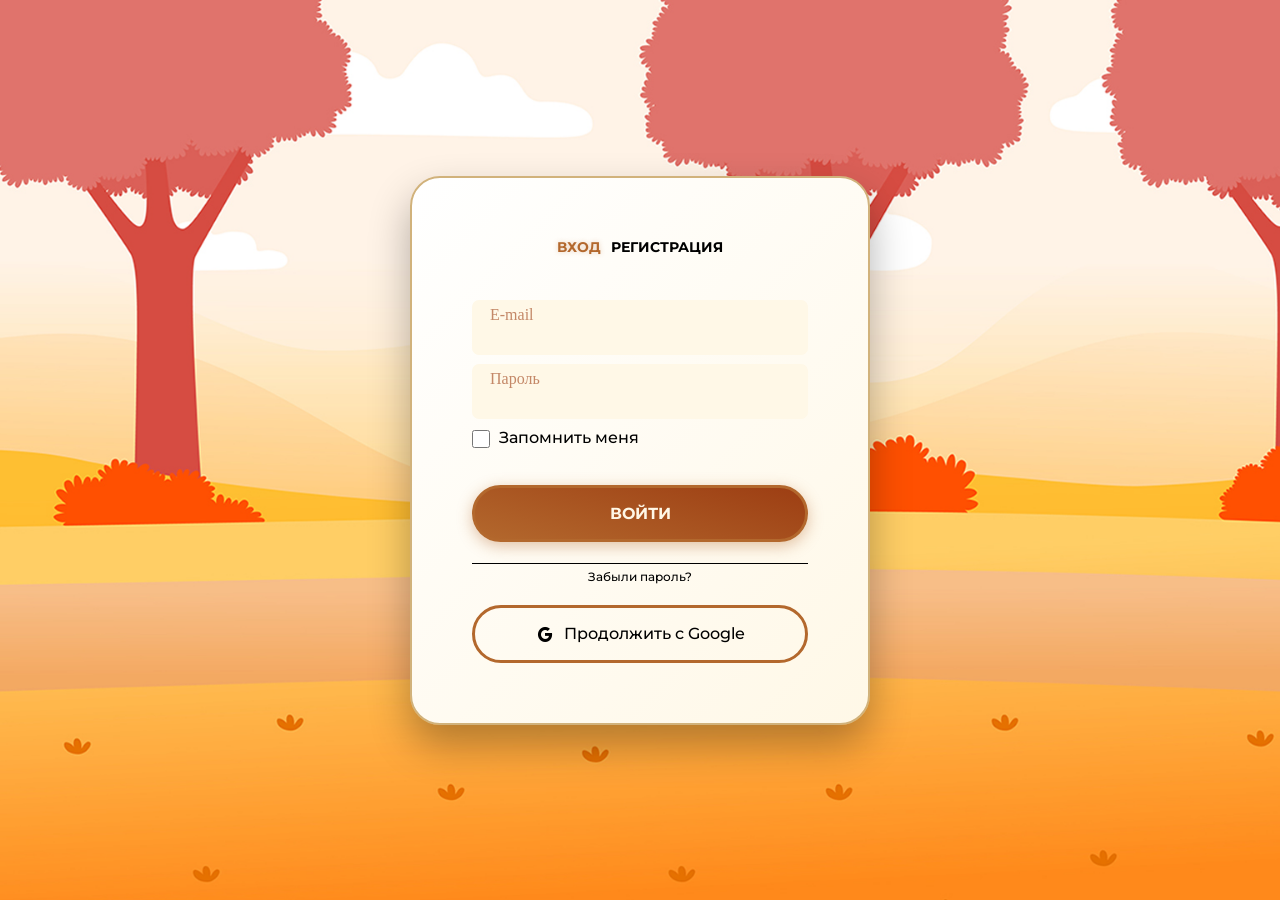
<file: login.html>
<!DOCTYPE html>
<html lang="ru">
<head>
    <meta charset="UTF-8">
    <meta name="viewport" content="width=device-width, initial-scale=1.0, viewport-fit=cover">

    <!-- Для iOS -->
    <meta name="apple-mobile-web-app-capable" content="yes">
    <meta name="apple-mobile-web-app-status-bar-style" content="black-translucent">
    
    <!-- Для Android -->
    <meta name="theme-color" content="#6C3B1A" media="(prefers-color-scheme: light)">
    <meta name="theme-color" content="#6C3B1A" media="(prefers-color-scheme: dark)">

    <title>Онлайн-интенсив по наращиванию ресниц</title>

    <!-- Favicon -->
    <link rel="icon" type="image/png" href="./images/icons/favicon-96x96.png" sizes="96x96" />
    <link rel="icon" type="image/svg+xml" href="./images/icons/favicon.svg" />
    <link rel="shortcut icon" href="./images/icons/favicon.ico" />
    <link rel="apple-touch-icon" sizes="180x180" href="./images/icons/apple-touch-icon.png" />
    <link rel="manifest" href="./images/icons/site.webmanifest" />

    <link href='https://unpkg.com/boxicons@2.1.4/css/boxicons.min.css' rel='stylesheet'>
    
    <link rel="stylesheet" href="css/style.css">
    <link rel="stylesheet" href="css/media.css">
</head>
<body>
    <form action="/submit" class="form" method="POST" novalidate>
        <div class="form__container">

            <div class="form__tabs">
                <a href="login.html" class="form__tab form__tab--active">Вход</a>
                <a href="registration.html" class="form__tab">Регистрация</a>
            </div>
                
            <div class="form__container--group">

                <div class="form__field">
                    <label for="email" class="label">E-mail</label>
                    <input type="email" id="email" name="email" required>
                </div>

                <div class="form__field">
                    <label for="password" class="label">Пароль</label>
                    <input type="password" id="password" name="password" required>
                </div>

                <label for="remember-me" class="remember__me"><input type="checkbox" id="remember-me" name="remember-me" required class="checkbox">Запомнить меня</label>
            </div>

            <button type="submit" class="btn__register">Войти</button>

            <hr class="hr">
            <a href="#" class="forgot__password">Забыли пароль?</a>

            <a href="#" class="btn__continue"><i class='bx bxl-google'></i>Продолжить с Google</a>
        </div>
    </form>
</body>
</html>
</file>
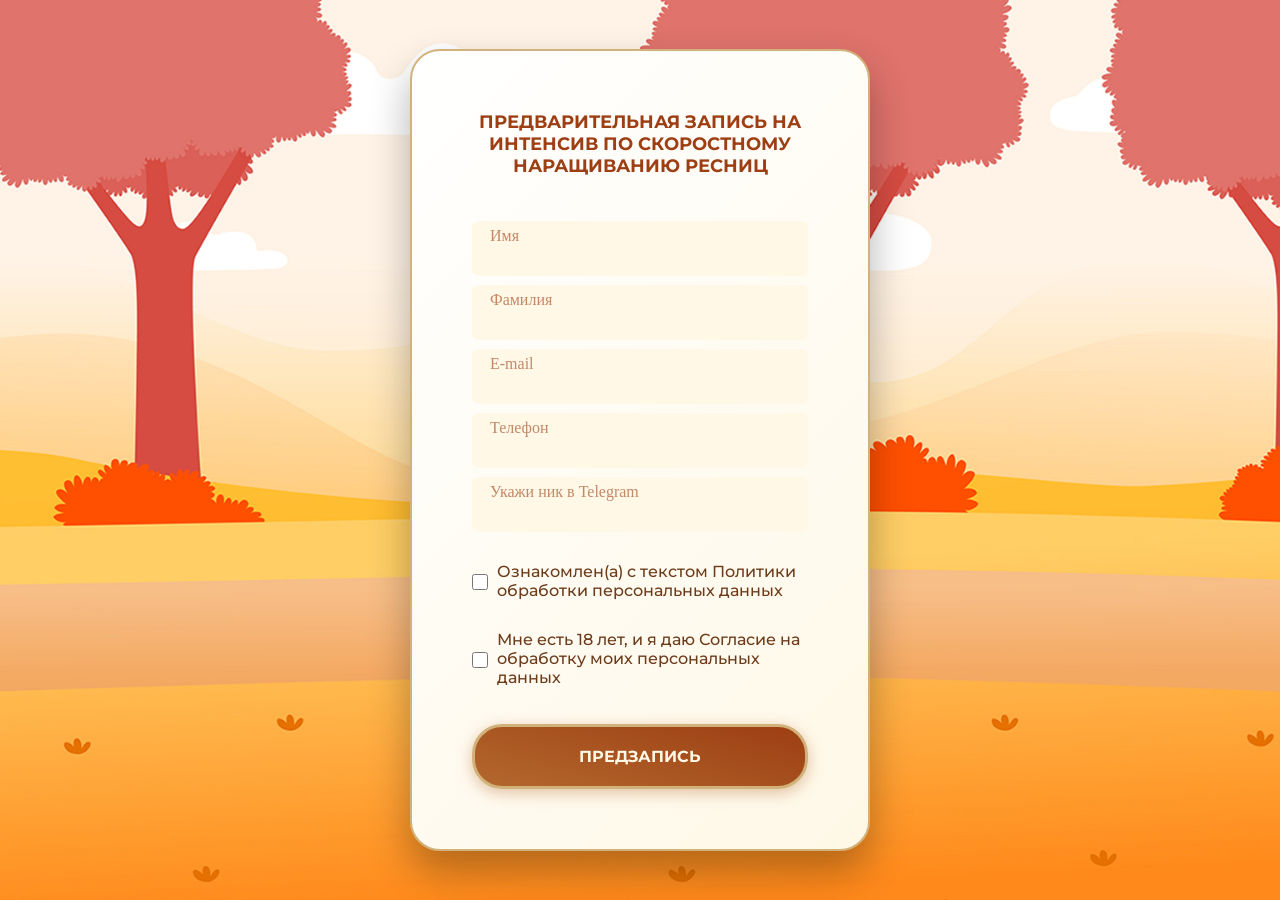
<file: pre_recording.html>
<!DOCTYPE html>
<html lang="ru">
<head>
    <meta charset="UTF-8">
    <meta name="viewport" content="width=device-width, initial-scale=1.0, viewport-fit=cover">

    <!-- Для iOS -->
    <meta name="apple-mobile-web-app-capable" content="yes">
    <meta name="apple-mobile-web-app-status-bar-style" content="black-translucent">
    
    <!-- Для Android -->
    <meta name="theme-color" content="#6C3B1A" media="(prefers-color-scheme: light)">
    <meta name="theme-color" content="#6C3B1A" media="(prefers-color-scheme: dark)">

    <title>Онлайн-интенсив по наращиванию ресниц</title>

    <!-- Favicon -->
    <link rel="icon" type="image/png" href="./images/icons/favicon-96x96.png" sizes="96x96" />
    <link rel="icon" type="image/svg+xml" href="./images/icons/favicon.svg" />
    <link rel="shortcut icon" href="./images/icons/favicon.ico" />
    <link rel="apple-touch-icon" sizes="180x180" href="./images/icons/apple-touch-icon.png" />
    <link rel="manifest" href="./images/icons/site.webmanifest" />

    <link href='https://unpkg.com/boxicons@2.1.4/css/boxicons.min.css' rel='stylesheet'>
    
    <link rel="stylesheet" href="css/style.css">
    <link rel="stylesheet" href="css/media.css">
</head>
<body>
    <form class="form" id="pre-recording-form">
    
    <!-- Скрытое поле для тарифа -->
    <input type="hidden" name="tariff" id="tariff-field">
    
    <div class="form__container">
        <div class="form__tabs--recording">
            <h3 class="form__tabs-recording--title">
                Предварительная запись на интенсив по скоростному наращиванию ресниц
            </h3>
        </div>
            
        <div class="form__container--group">
            <div class="form__field">
                <label for="name" class="label">Имя</label>
                <input type="text" id="name" name="name" required>
            </div>

            <div class="form__field">
                <label for="surname" class="label">Фамилия</label>
                <input type="text" id="surname" name="surname" required>
            </div>

            <div class="form__field">
                <label for="email" class="label">E-mail</label>
                <input type="email" id="email" name="email" required>
            </div>

            <div class="form__field">
                <label for="telephone" class="label">Телефон</label>
                <input type="tel" id="telephone" name="telephone" required>
            </div>

            <div class="form__field">
                <label for="telegram-username" class="label">Укажи ник в Telegram</label>
                <input type="text" id="telegram-username" name="telegram_username" required>
            </div>

            <label for="policy-agreement" class="remembers__me">
                <input type="checkbox" id="policy-agreement" name="policy-agreement" required class="checkbox">
                Ознакомлен(а) с текстом Политики обработки персональных данных
            </label>

            <label for="age-agreement" class="remembers__me">
                <input type="checkbox" id="age-agreement" name="age-agreement" required class="checkbox">
                Мне есть 18 лет, и я даю Согласие на обработку моих персональных данных
            </label>
        </div>

        <button type="submit" class="btn__pre--recording" aria-label="pre_recording">Предзапись</button>
    </div>
</form>

<!-- Модалка -->
<div class="modal-overlay" id="success-modal" aria-hidden="true">
    <div class="modal" role="dialog" aria-modal="true" aria-labelledby="modal-title">
        <button class="modal__close" type="button" aria-label="Закрыть">×</button>

        <div class="form__success">
            <h3 class="form__success-title">Заявка принята ✅</h3>
            <p class="form__success-text">Перейдите в Telegram-бота и отправьте код подтверждения:</p>

            <div class="form__code-wrapper">
                <div class="form__code" id="confirm-code">000000</div>
                <a href="https://t.me/Lash_course_bot" target="_blank" class="form__bot-btn">Перейти в бота</a>
            </div>
        </div>
    </div>
</div>

<div id="result-container"></div>

<script src="js/script.js"></script>
<script src="js/modal.js"></script>
</body>
</html>
</file>
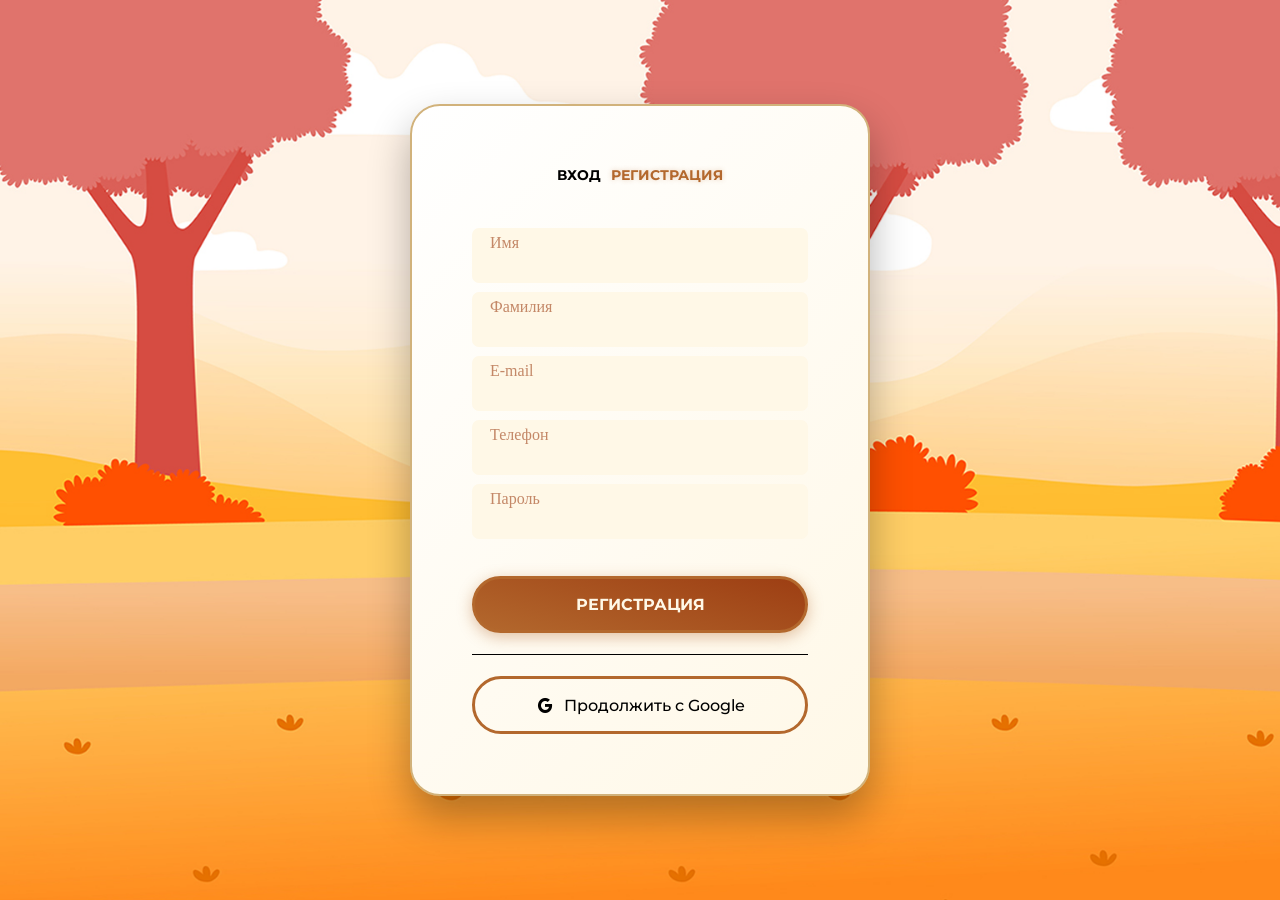
<file: registration.html>
<!DOCTYPE html>
<html lang="ru">
<head>
    <meta charset="UTF-8">
    <meta name="viewport" content="width=device-width, initial-scale=1.0, viewport-fit=cover">

    <!-- Для iOS -->
    <meta name="apple-mobile-web-app-capable" content="yes">
    <meta name="apple-mobile-web-app-status-bar-style" content="black-translucent">
    
    <!-- Для Android -->
    <meta name="theme-color" content="#6C3B1A" media="(prefers-color-scheme: light)">
    <meta name="theme-color" content="#6C3B1A" media="(prefers-color-scheme: dark)">

    <title>Онлайн-интенсив по наращиванию ресниц</title>

    <!-- Favicon -->
    <link rel="icon" type="image/png" href="./images/icons/favicon-96x96.png" sizes="96x96" />
    <link rel="icon" type="image/svg+xml" href="./images/icons/favicon.svg" />
    <link rel="shortcut icon" href="./images/icons/favicon.ico" />
    <link rel="apple-touch-icon" sizes="180x180" href="./images/icons/apple-touch-icon.png" />
    <link rel="manifest" href="./images/icons/site.webmanifest" />

    <link href='https://unpkg.com/boxicons@2.1.4/css/boxicons.min.css' rel='stylesheet'>
    
    <link rel="stylesheet" href="css/style.css">
    <link rel="stylesheet" href="css/media.css">
</head>
<body>
    <form action="/submit" class="form" method="POST" novalidate>
        <div class="form__container">

            <div class="form__tabs">
                <a href="login.html" class="form__tab">Вход</a>
                <a href="registration.html" class="form__tab form__tab--active">Регистрация</a>
            </div>
                
            <div class="form__container--group">

                <div class="form__field">
                    <label for="name" class="label">Имя</label>
                    <input type="text" id="name" name="name" required>
                </div>

                <div class="form__field">
                    <label for="surname" class="label">Фамилия</label>
                    <input type="text" id="surname" name="surname" required>
                </div>

                <div class="form__field">
                    <label for="email" class="label">E-mail</label>
                    <input type="email" id="email" name="email" required>
                </div>

                <div class="form__field">
                    <label for="telephone" class="label">Телефон</label>
                    <input type="tel" id="telephone" name="telephone" required>
                </div>

                <div class="form__field">
                    <label for="password" class="label">Пароль</label>
                    <input type="password" id="password" name="password" required>
                </div>
            </div>

            <button type="submit" class="btn__register">Регистрация</button>

            <hr class="hr">

            <a href="#" class="btn__continue"><i class='bx bxl-google'></i>Продолжить с Google</a>
        </div>
    </form>
</body>
</html>
</file>
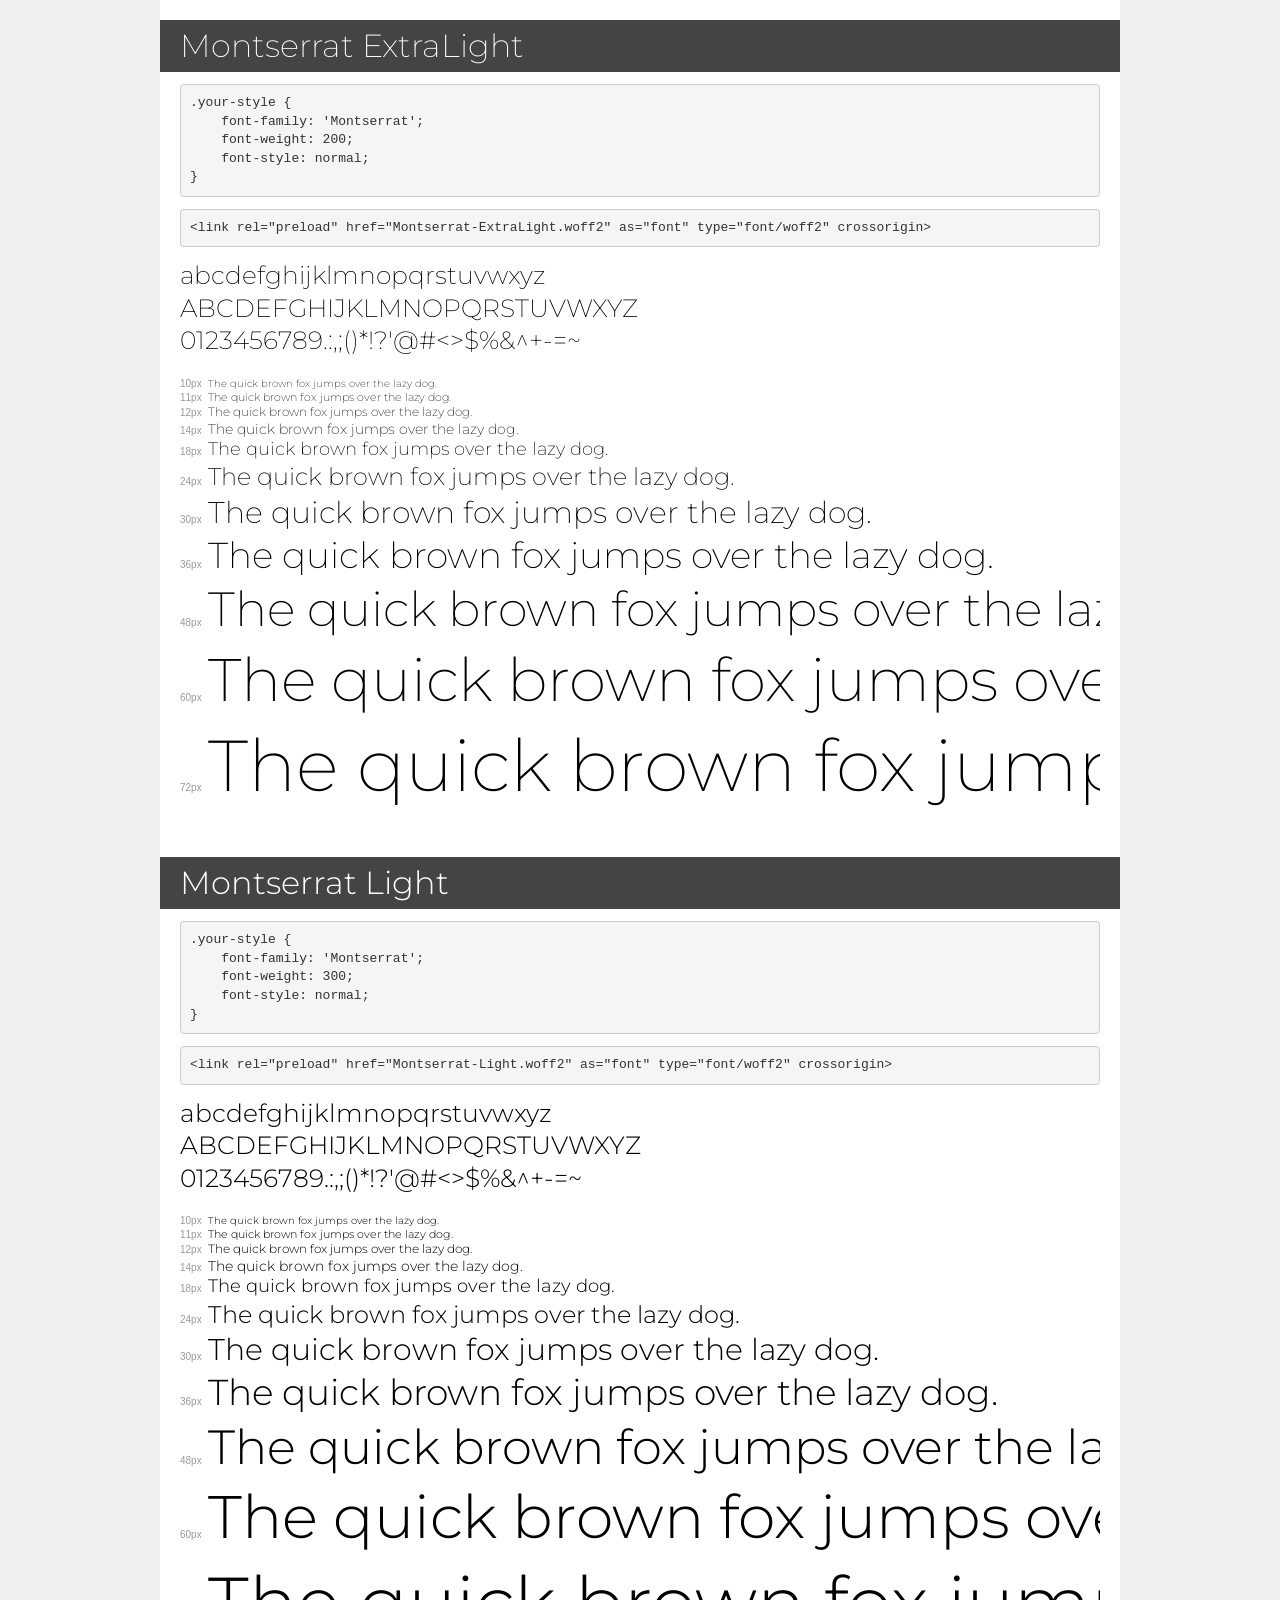
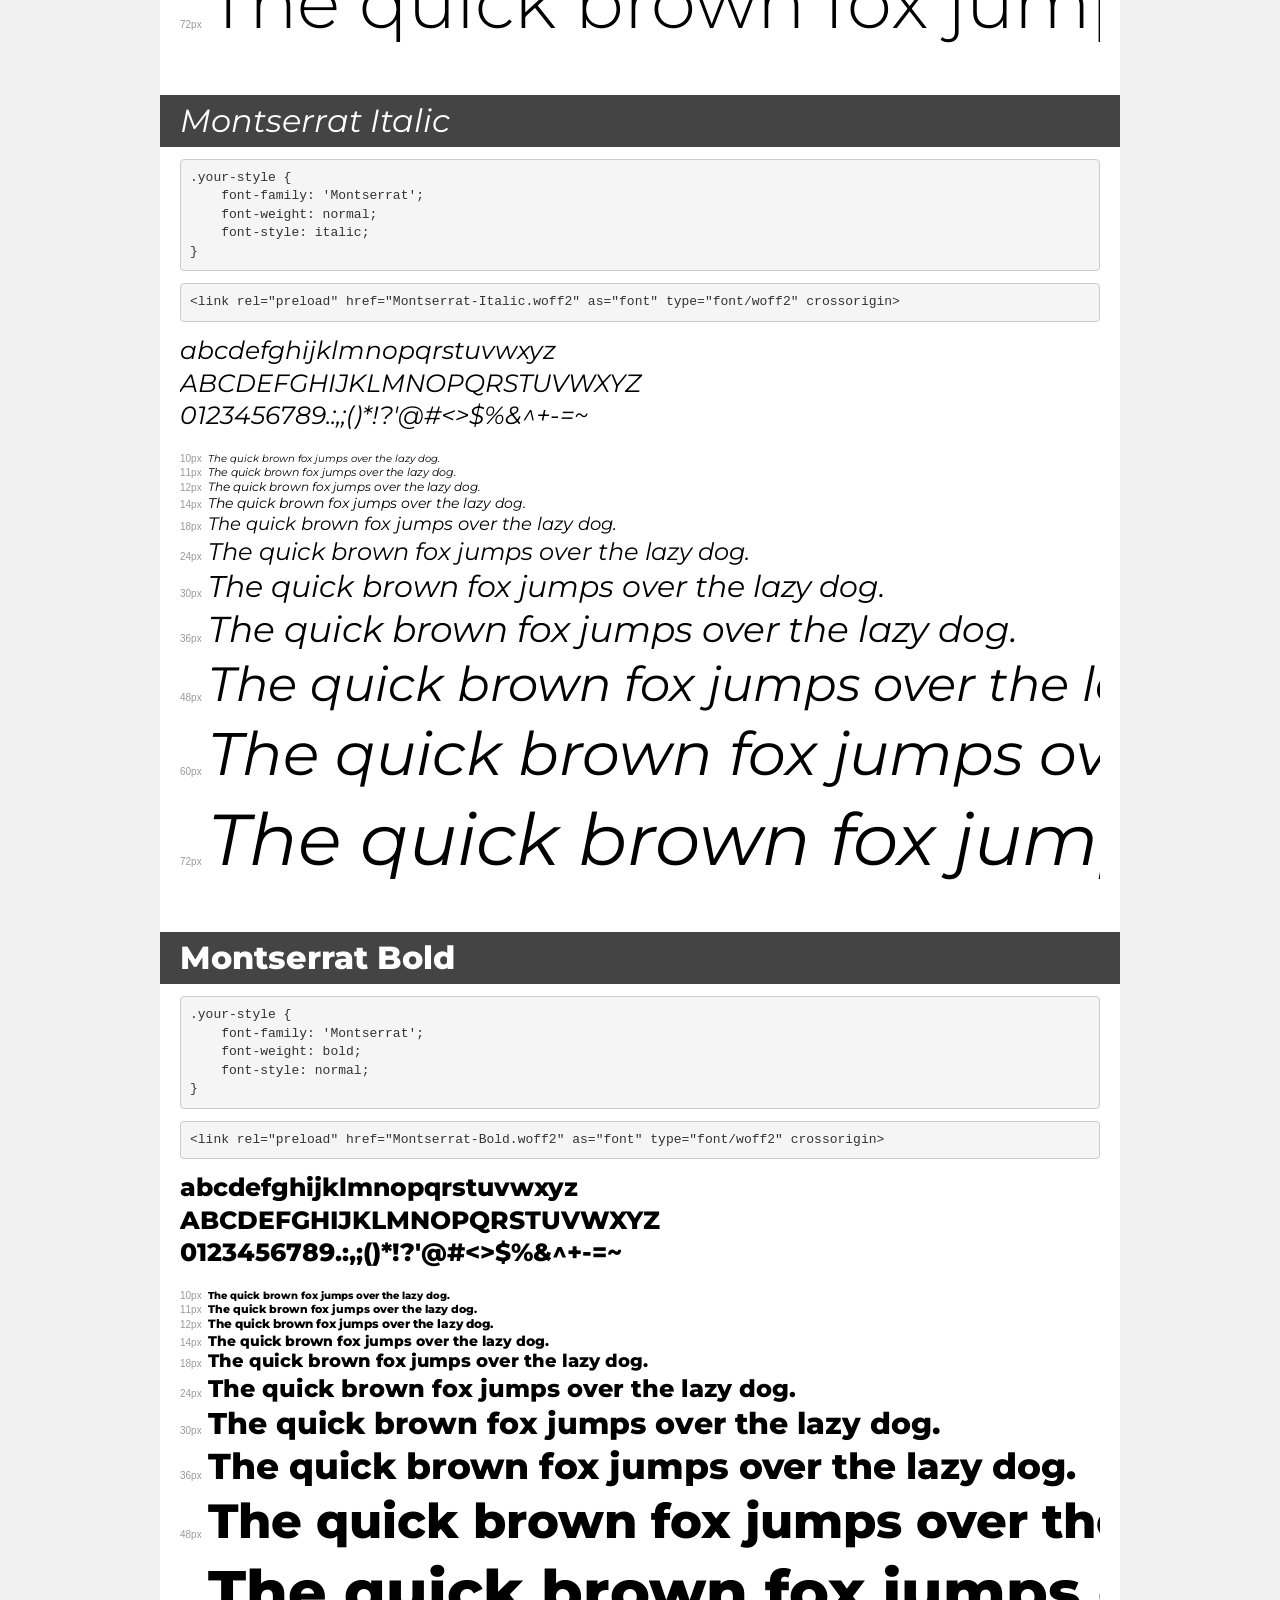
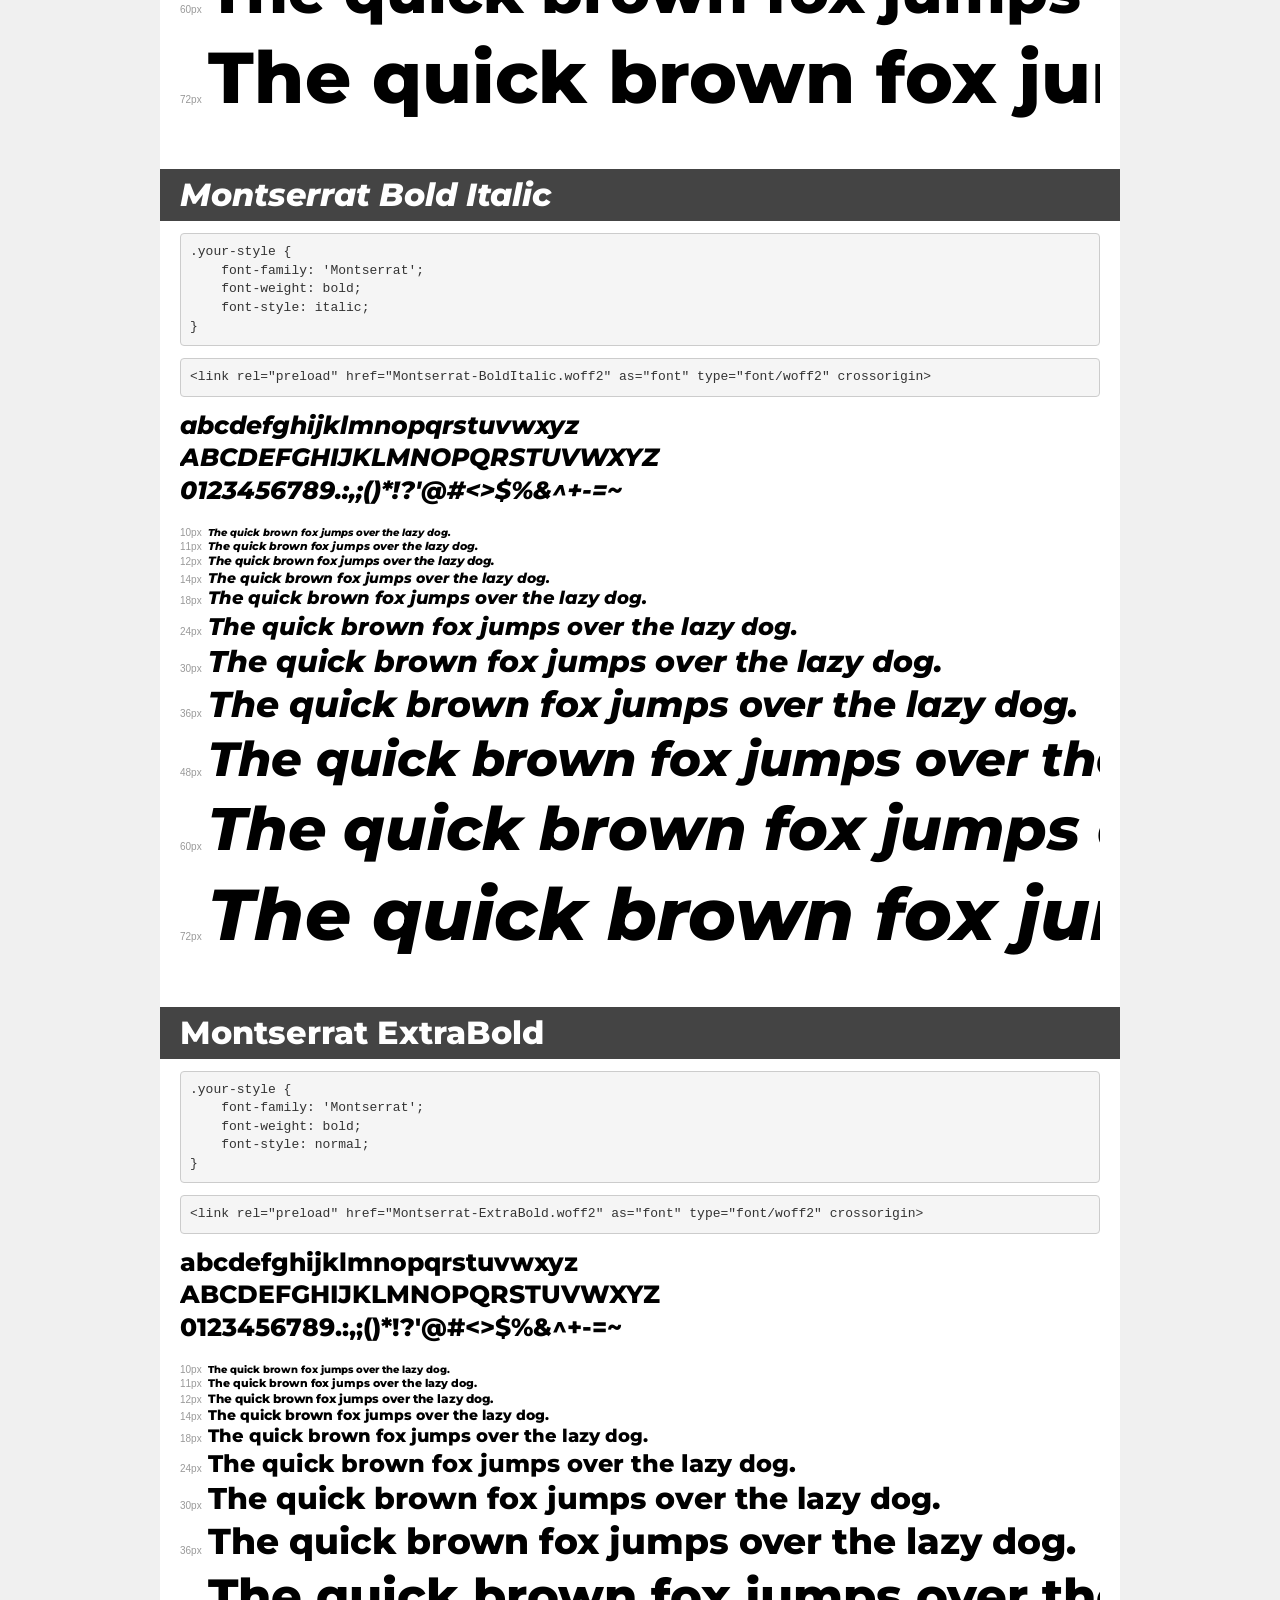
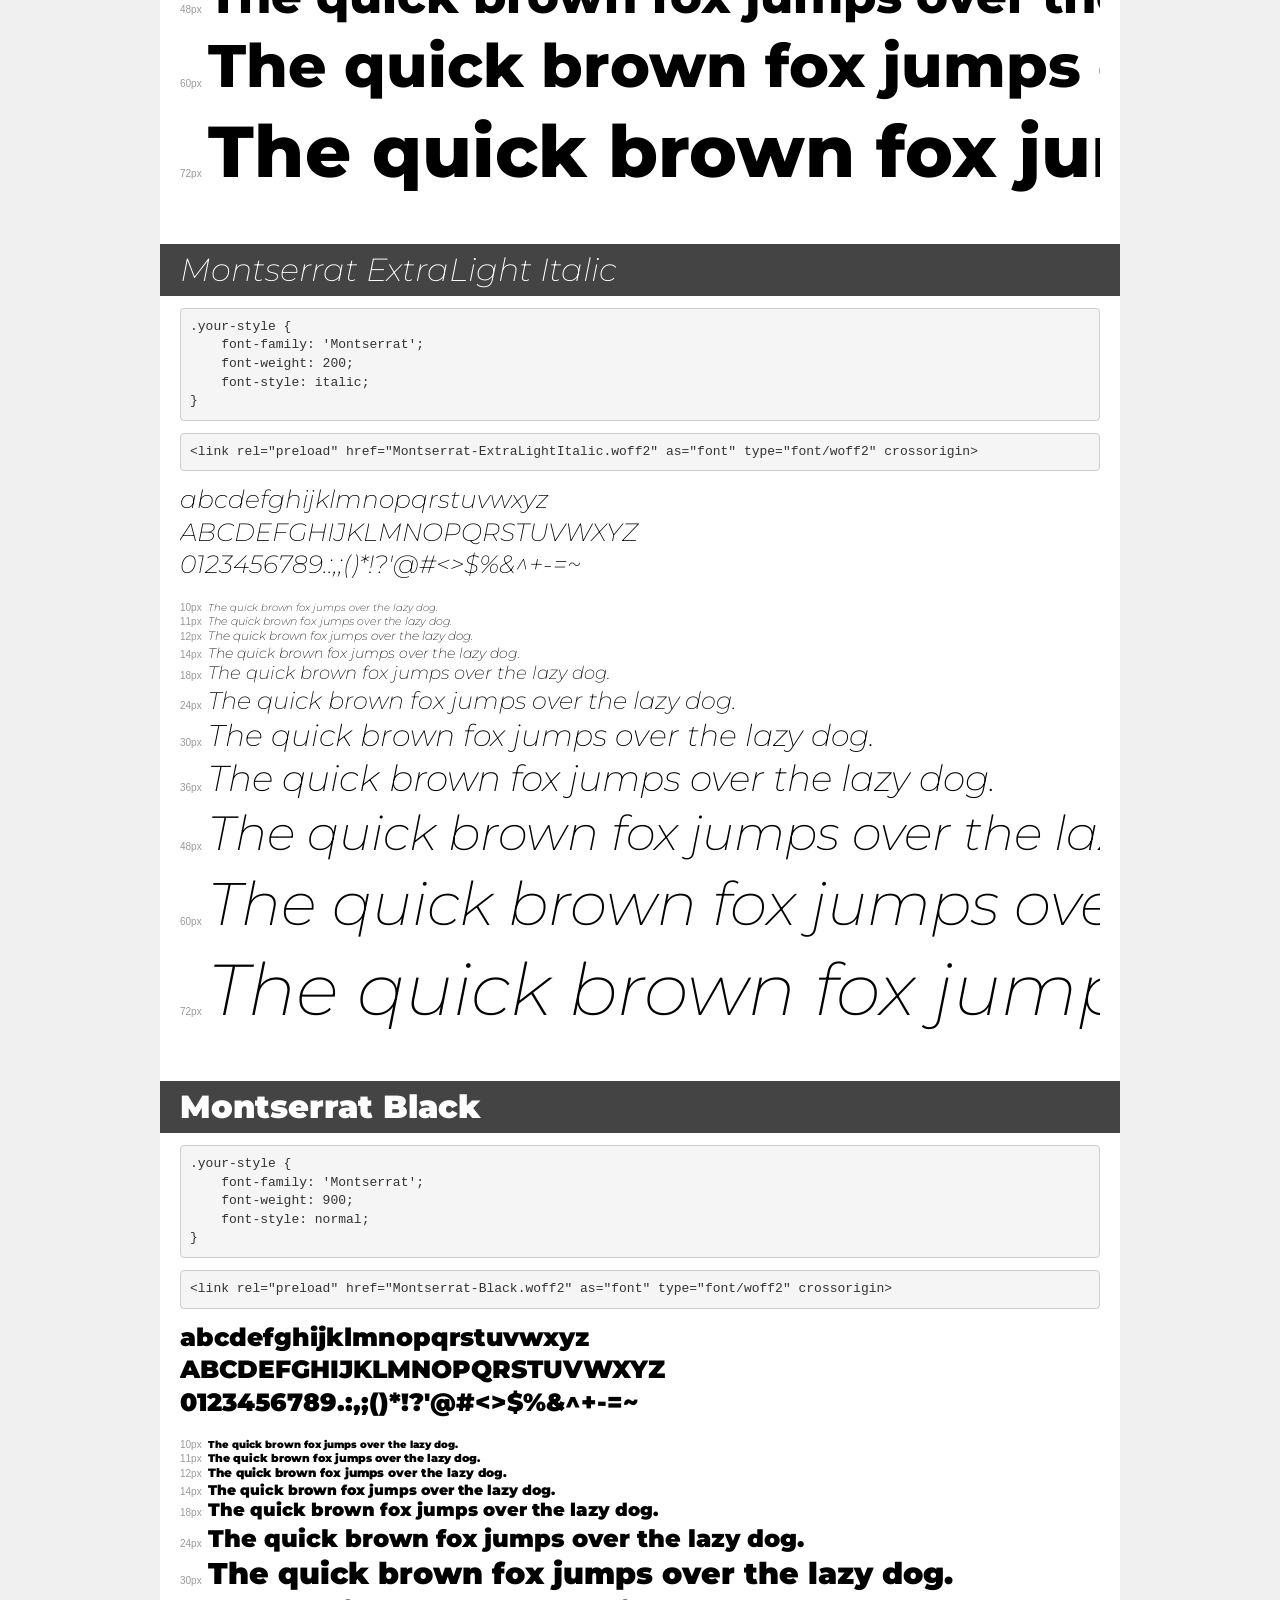
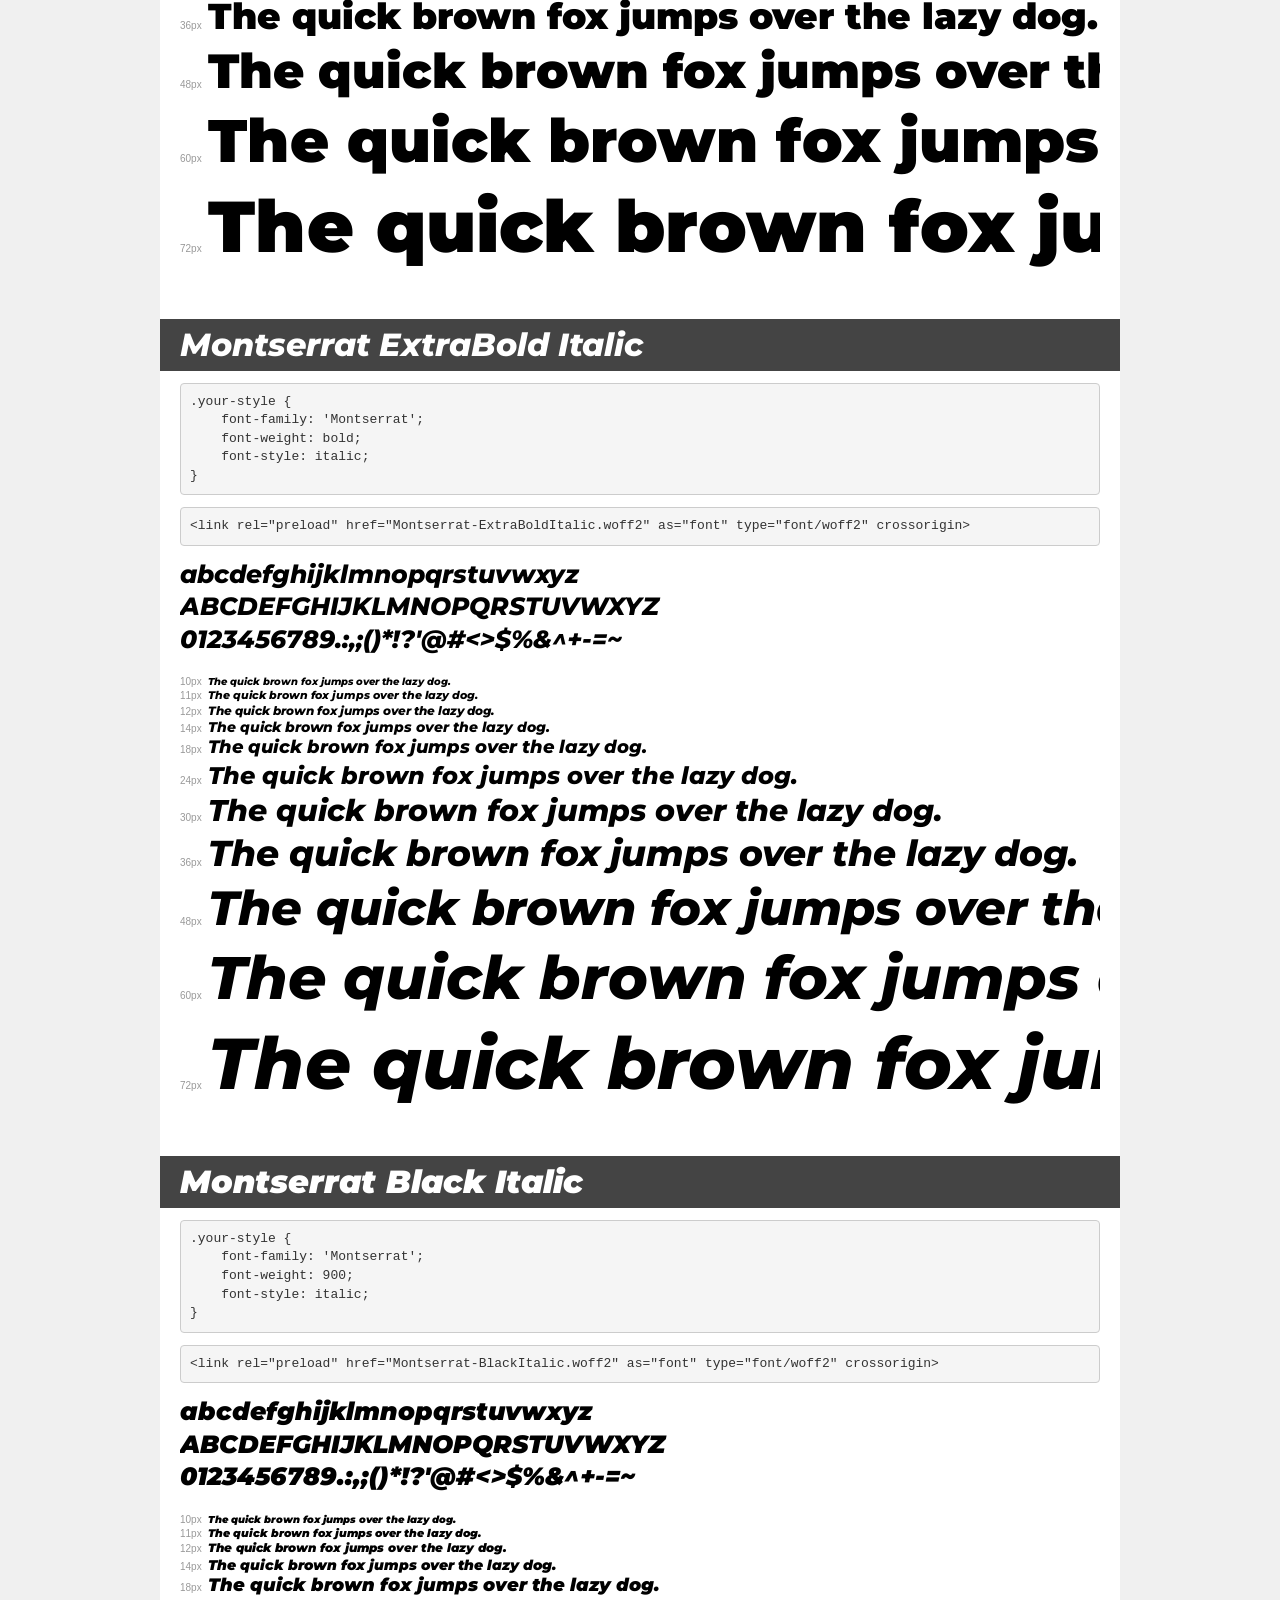
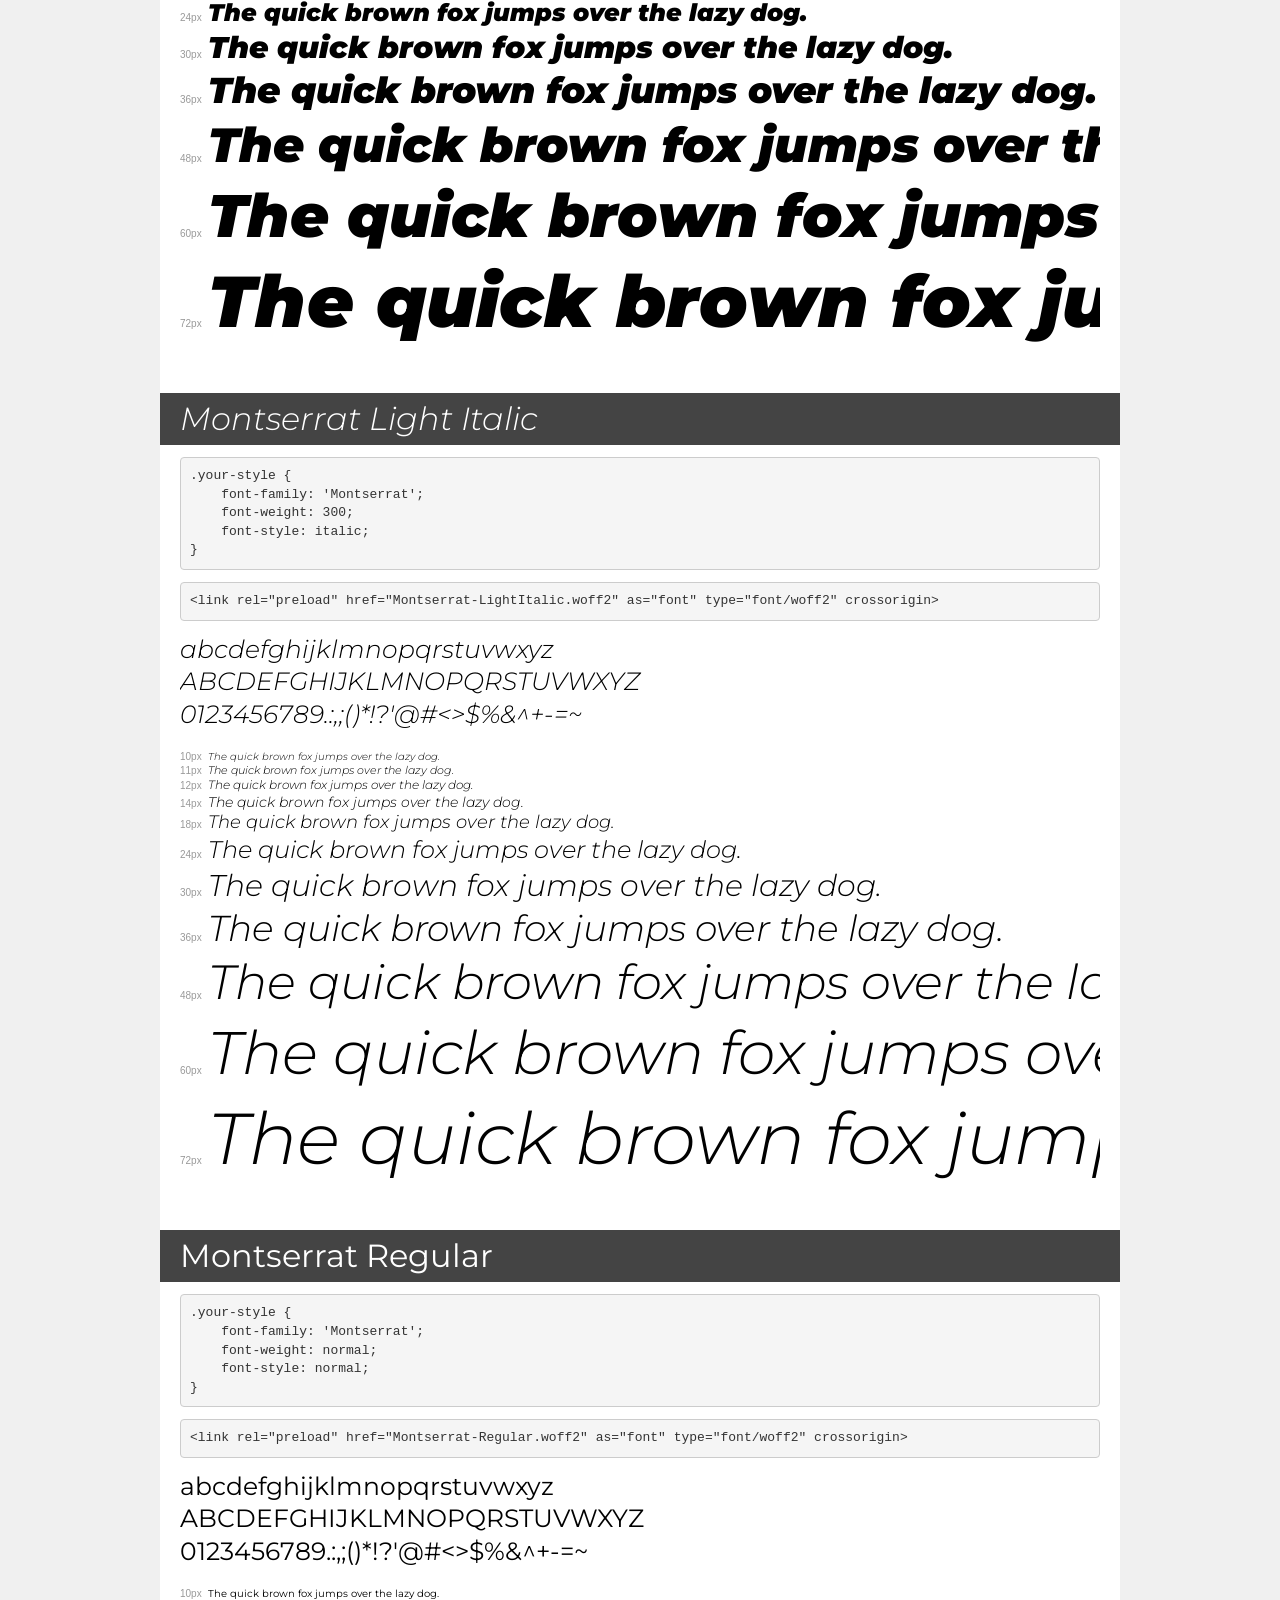
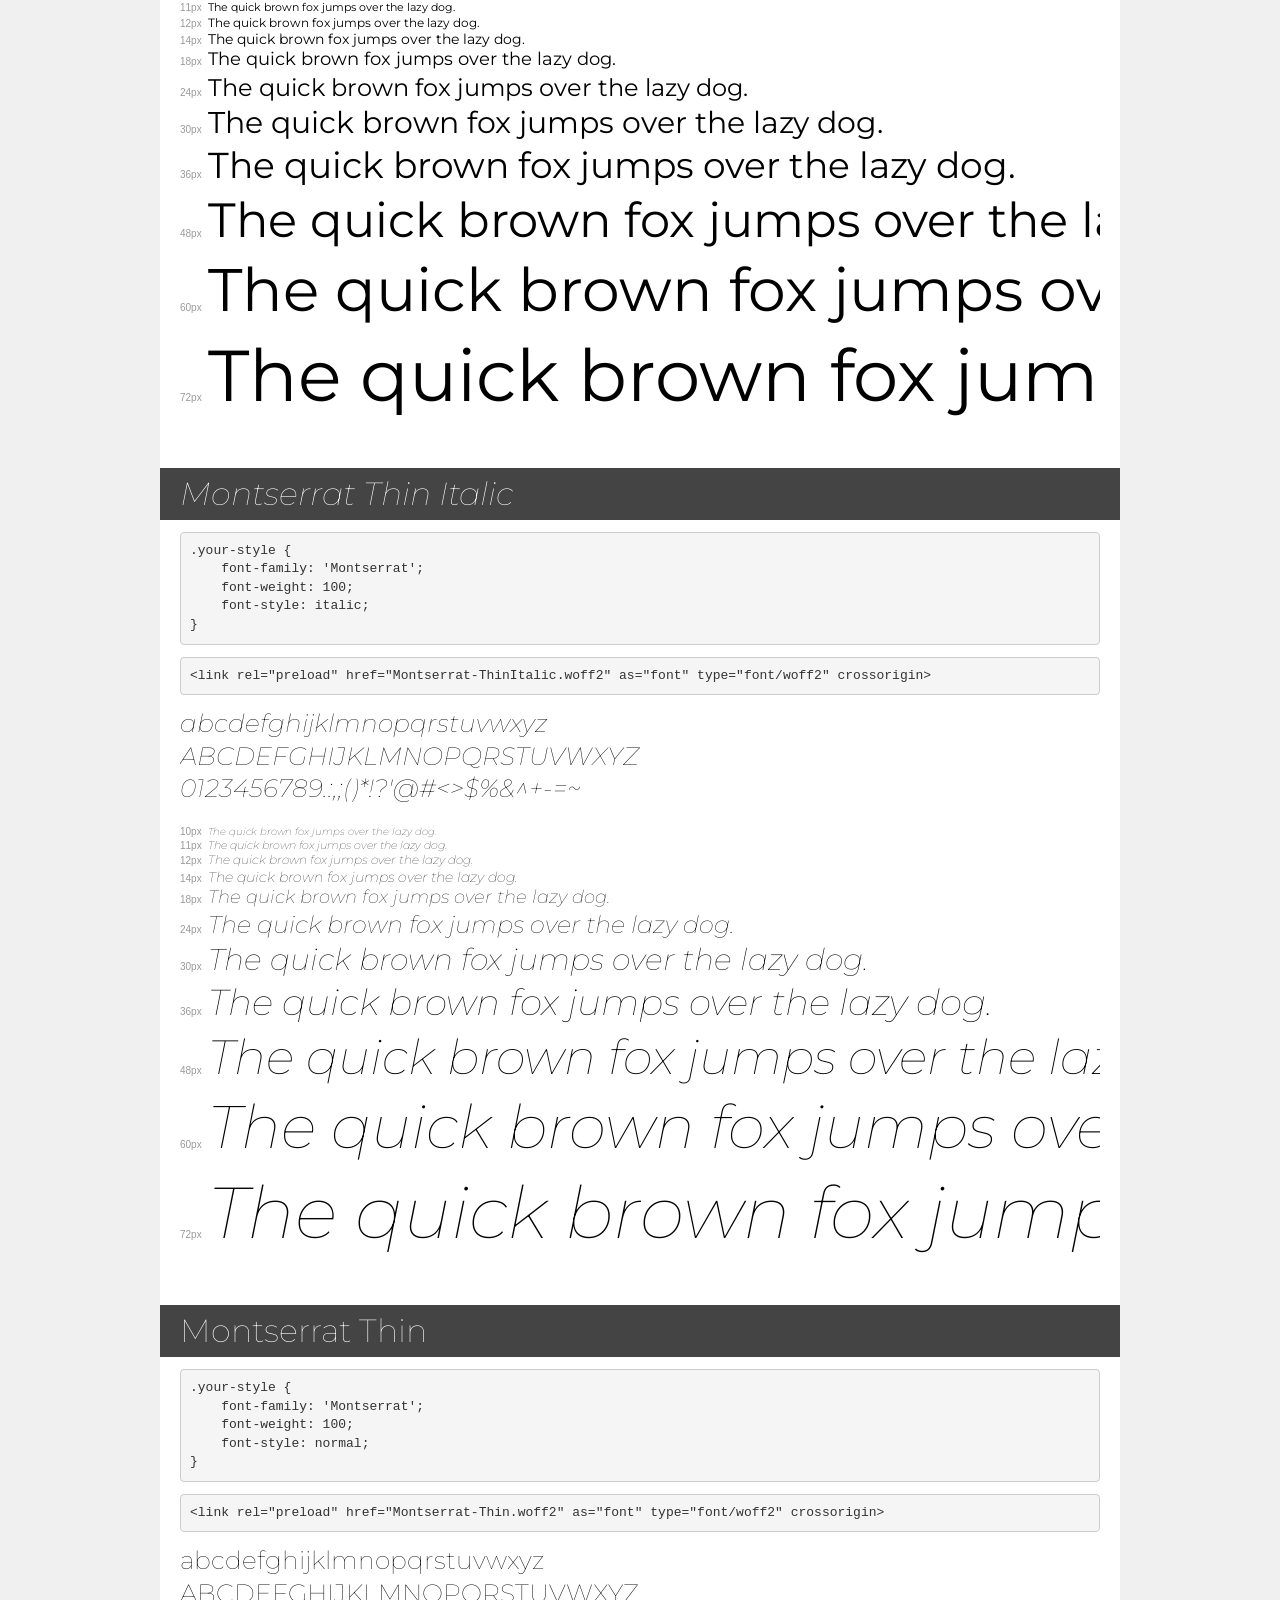
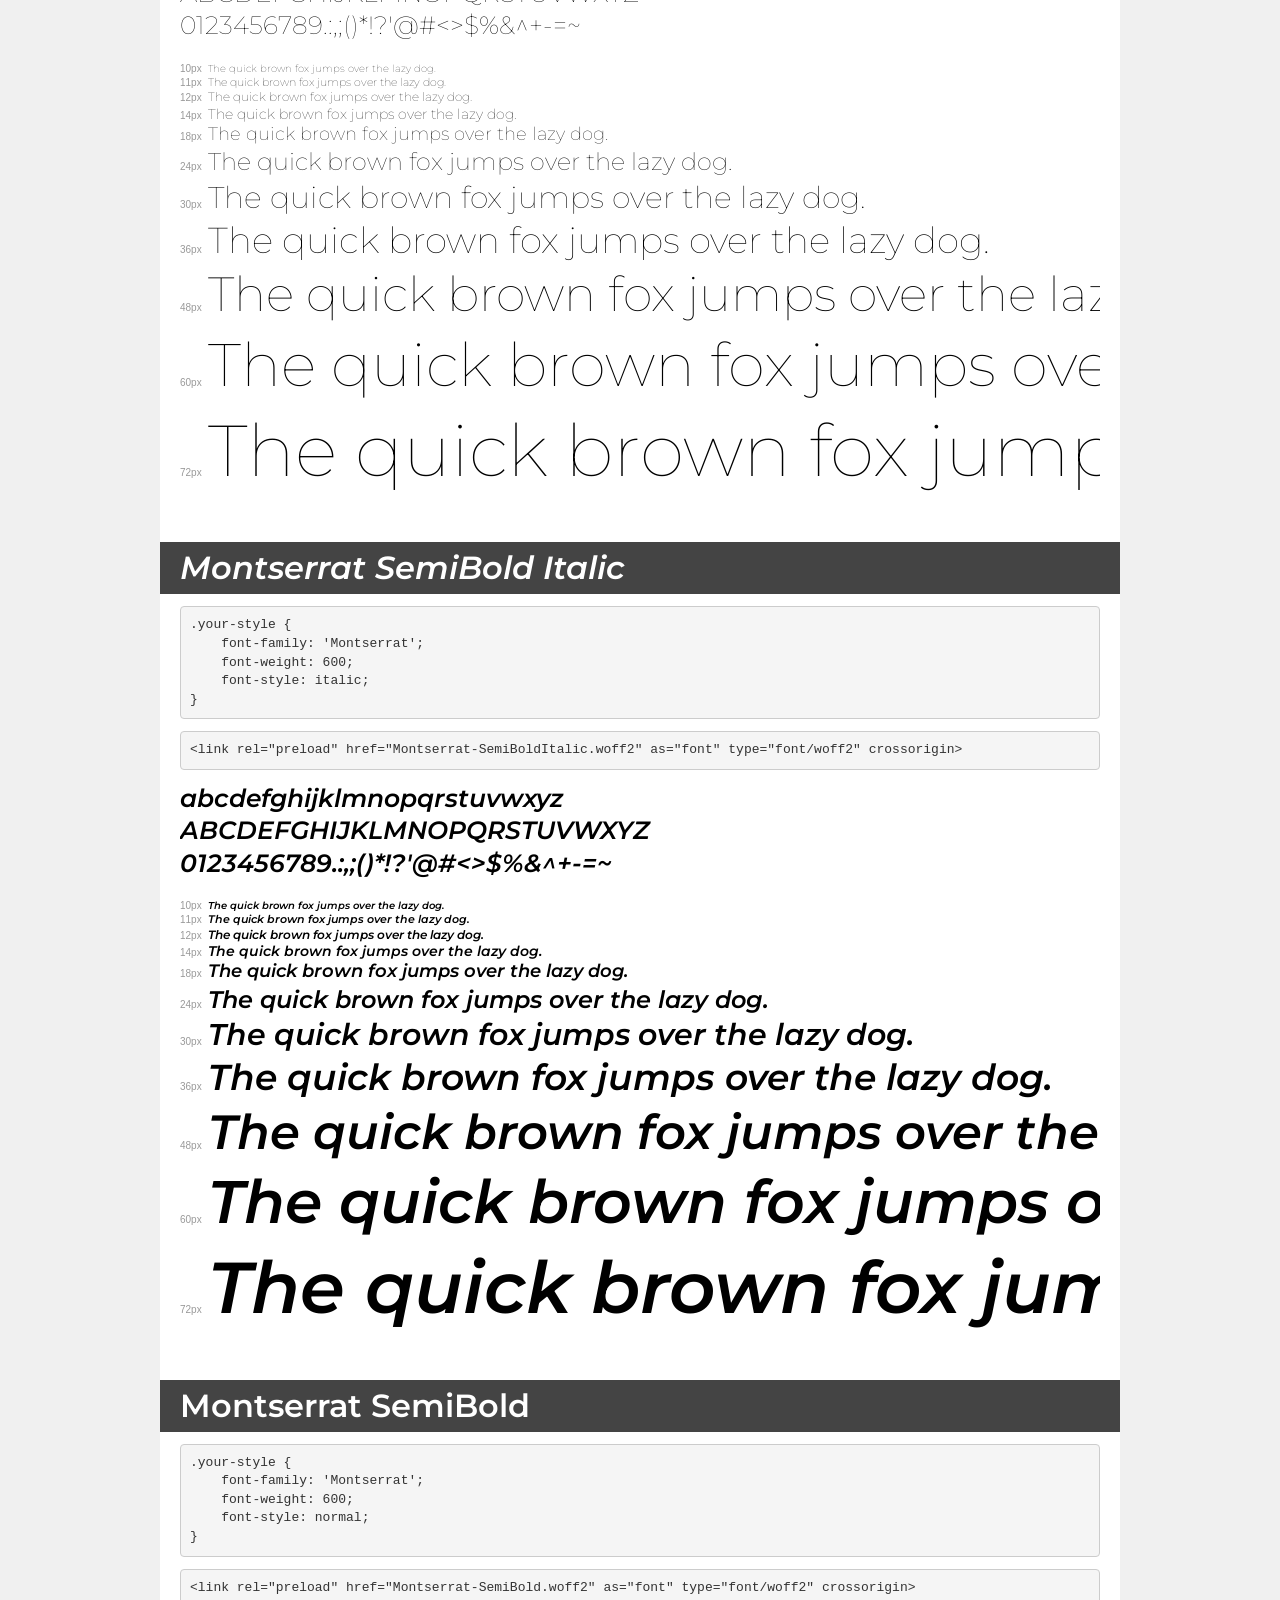
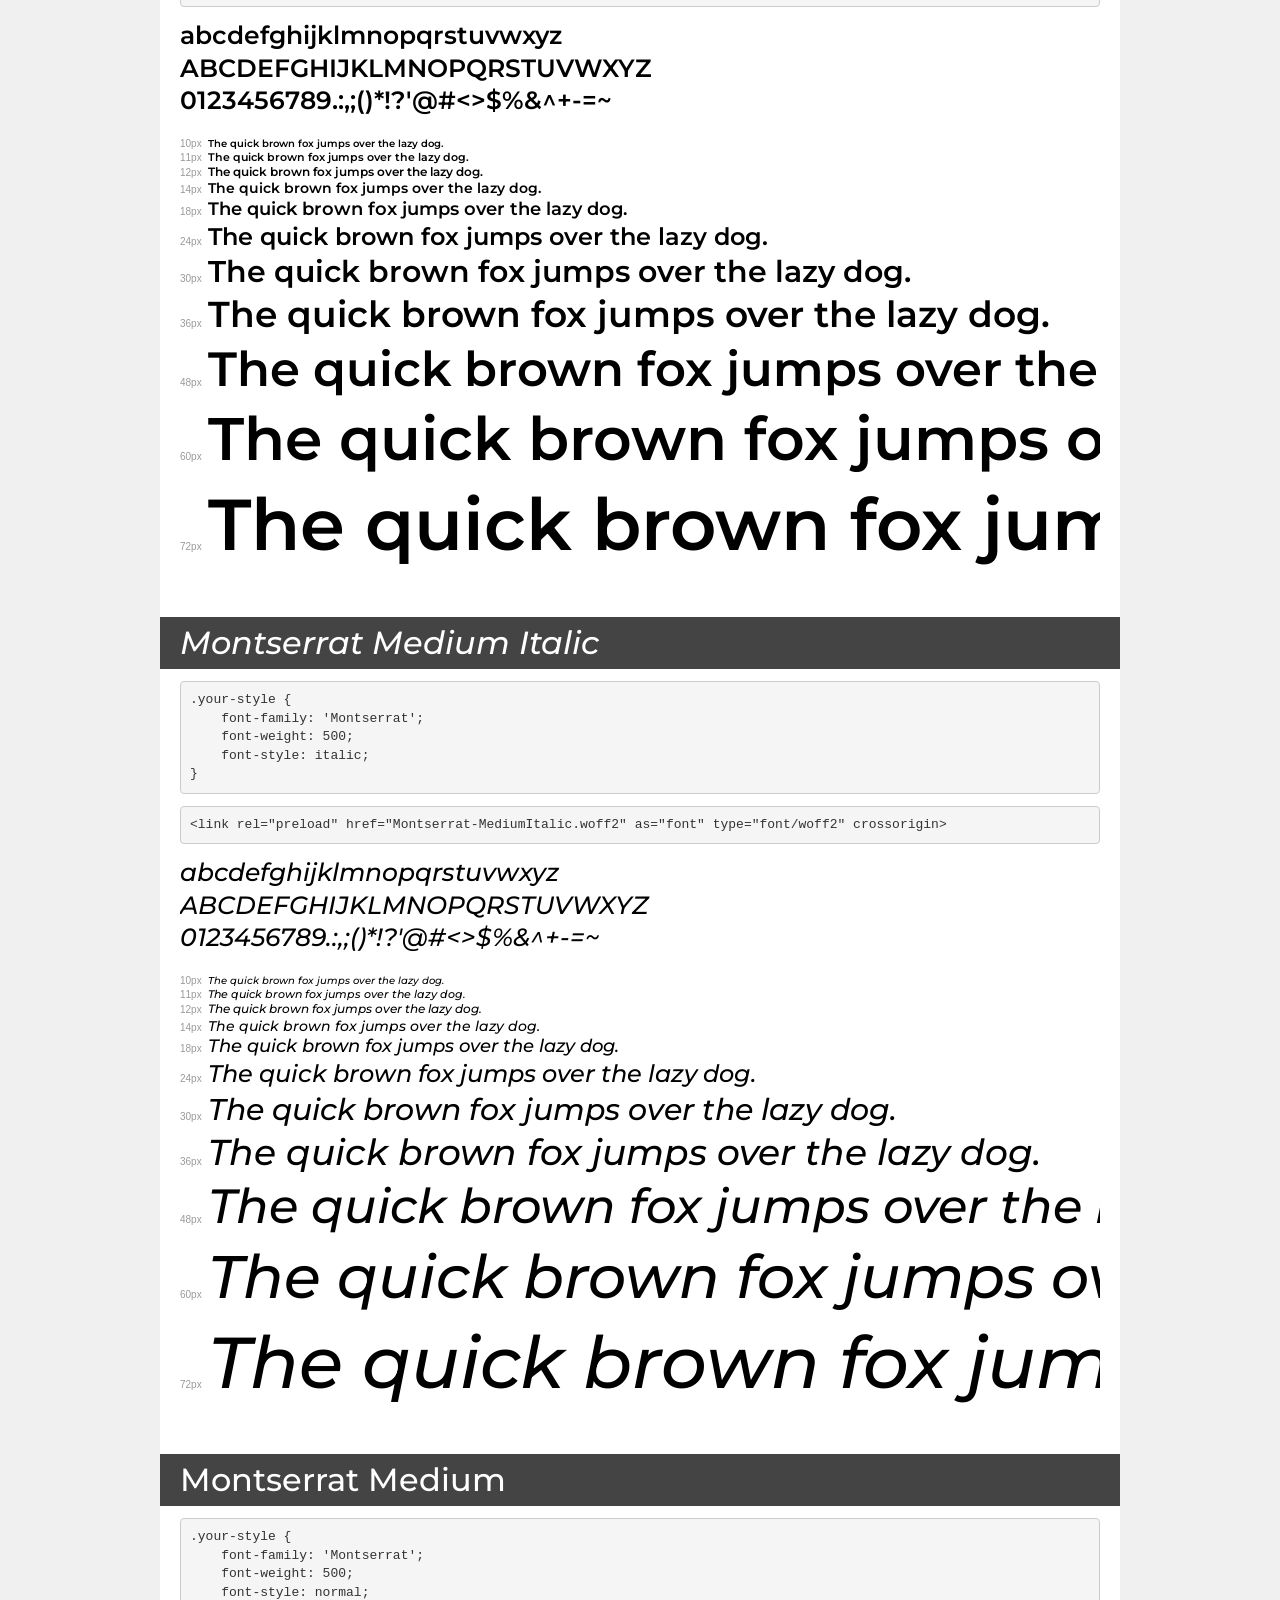
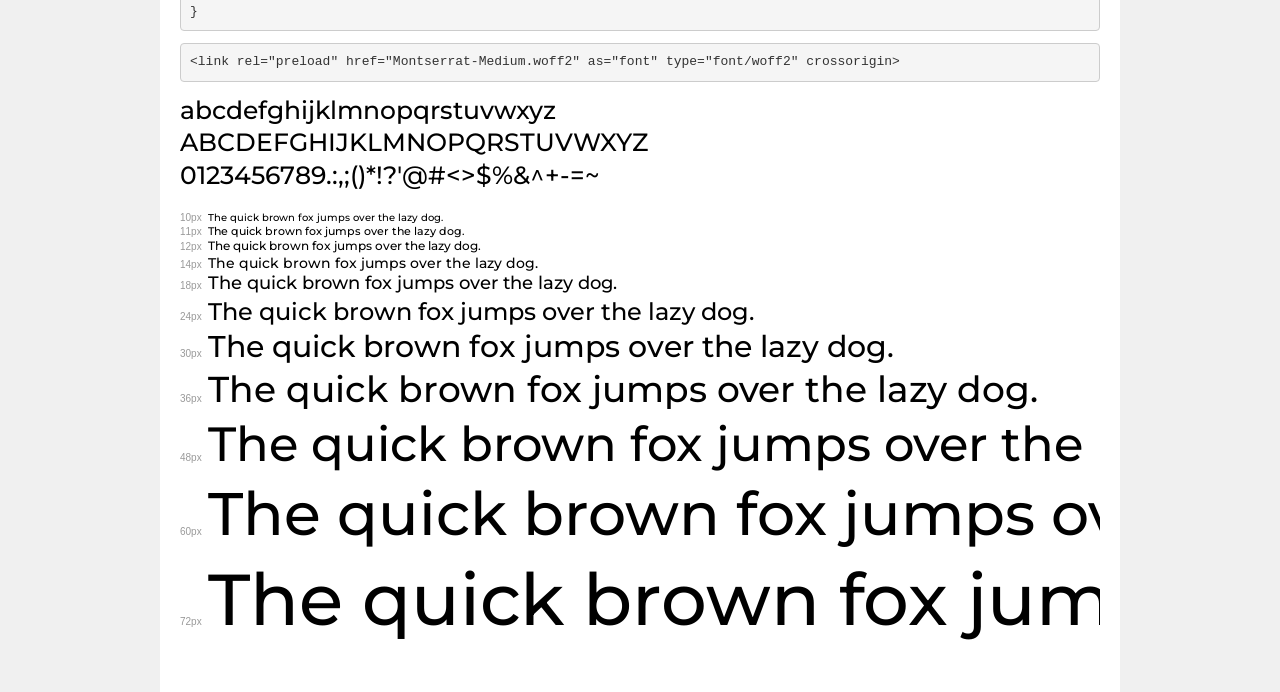
<file: fonts/Montserrat/demo.html>
<!DOCTYPE html>
<html lang="en">
<head>
    <meta charset="utf-8">
    <meta http-equiv="X-UA-Compatible" content="IE=edge">
    <meta name="viewport" content="width=device-width, initial-scale=1">
    <meta name="robots" content="noindex, noarchive">
    <meta name="format-detection" content="telephone=no">
    <title>Transfonter demo</title>
    <link href="stylesheet.css" rel="stylesheet">
    <style>
        /*
        http://meyerweb.com/eric/tools/css/reset/
        v2.0 | 20110126
        License: none (public domain)
        */
        html, body, div, span, applet, object, iframe,
        h1, h2, h3, h4, h5, h6, p, blockquote, pre,
        a, abbr, acronym, address, big, cite, code,
        del, dfn, em, img, ins, kbd, q, s, samp,
        small, strike, strong, sub, sup, tt, var,
        b, u, i, center,
        dl, dt, dd, ol, ul, li,
        fieldset, form, label, legend,
        table, caption, tbody, tfoot, thead, tr, th, td,
        article, aside, canvas, details, embed,
        figure, figcaption, footer, header, hgroup,
        menu, nav, output, ruby, section, summary,
        time, mark, audio, video {
            margin: 0;
            padding: 0;
            border: 0;
            font-size: 100%;
            font: inherit;
            vertical-align: baseline;
        }
        /* HTML5 display-role reset for older browsers */
        article, aside, details, figcaption, figure,
        footer, header, hgroup, menu, nav, section {
            display: block;
        }
        body {
            line-height: 1;
        }
        ol, ul {
            list-style: none;
        }
        blockquote, q {
            quotes: none;
        }
        blockquote:before, blockquote:after,
        q:before, q:after {
            content: '';
            content: none;
        }
        table {
            border-collapse: collapse;
            border-spacing: 0;
        }
        /* demo styles */
        body {
            background: #f0f0f0;
            color: #000;
        }
        .page {
            background: #fff;
            width: 920px;
            margin: 0 auto;
            padding: 20px 20px 0 20px;
            overflow: hidden;
        }
        .font-container {
            overflow-x: auto;
            overflow-y: hidden;
            margin-bottom: 40px;
            line-height: 1.3;
            white-space: nowrap;
            padding-bottom: 5px;
        }
        h1 {
            position: relative;
            background: #444;
            font-size: 32px;
            color: #fff;
            padding: 10px 20px;
            margin: 0 -20px 12px -20px;
        }
        .letters {
            font-size: 25px;
            margin-bottom: 20px;
        }
        .s10:before {
            content: '10px';
        }
        .s11:before {
            content: '11px';
        }
        .s12:before {
            content: '12px';
        }
        .s14:before {
            content: '14px';
        }
        .s18:before {
            content: '18px';
        }
        .s24:before {
            content: '24px';
        }
        .s30:before {
            content: '30px';
        }
        .s36:before {
            content: '36px';
        }
        .s48:before {
            content: '48px';
        }
        .s60:before {
            content: '60px';
        }
        .s72:before {
            content: '72px';
        }
        .s10:before, .s11:before, .s12:before, .s14:before,
        .s18:before, .s24:before, .s30:before, .s36:before,
        .s48:before, .s60:before, .s72:before {
            font-family: Arial, sans-serif;
            font-size: 10px;
            font-weight: normal;
            font-style: normal;
            color: #999;
            padding-right: 6px;
        }
        pre {
            display: block;
            padding: 9px;
            margin: 0 0 12px;
            font-family: Monaco, Menlo, Consolas, "Courier New", monospace;
            font-size: 13px;
            line-height: 1.428571429;
            color: #333;
            font-weight: normal;
            font-style: normal;
            background-color: #f5f5f5;
            border: 1px solid #ccc;
            overflow-x: auto;
            border-radius: 4px;
        }
        /* responsive */
        @media (max-width: 959px) {
            .page {
                width: auto;
                margin: 0;
            }
        }
    </style>
</head>
<body>
<div class="page">
    <div class="demo">
        <h1 style="font-family: 'Montserrat'; font-weight: 200; font-style: normal;">Montserrat ExtraLight</h1>
        <pre title="Usage">.your-style {
    font-family: 'Montserrat';
    font-weight: 200;
    font-style: normal;
}</pre>
        <pre title="Preload (optional)">
&lt;link rel=&quot;preload&quot; href=&quot;Montserrat-ExtraLight.woff2&quot; as=&quot;font&quot; type=&quot;font/woff2&quot; crossorigin&gt;</pre>
        <div class="font-container" style="font-family: 'Montserrat'; font-weight: 200; font-style: normal;">
            <p class="letters">
                abcdefghijklmnopqrstuvwxyz<br>
ABCDEFGHIJKLMNOPQRSTUVWXYZ<br>
                0123456789.:,;()*!?'@#&lt;&gt;$%&^+-=~
            </p>
            <p class="s10" style="font-size: 10px;">The quick brown fox jumps over the lazy dog.</p>
            <p class="s11" style="font-size: 11px;">The quick brown fox jumps over the lazy dog.</p>
            <p class="s12" style="font-size: 12px;">The quick brown fox jumps over the lazy dog.</p>
            <p class="s14" style="font-size: 14px;">The quick brown fox jumps over the lazy dog.</p>
            <p class="s18" style="font-size: 18px;">The quick brown fox jumps over the lazy dog.</p>
            <p class="s24" style="font-size: 24px;">The quick brown fox jumps over the lazy dog.</p>
            <p class="s30" style="font-size: 30px;">The quick brown fox jumps over the lazy dog.</p>
            <p class="s36" style="font-size: 36px;">The quick brown fox jumps over the lazy dog.</p>
            <p class="s48" style="font-size: 48px;">The quick brown fox jumps over the lazy dog.</p>
            <p class="s60" style="font-size: 60px;">The quick brown fox jumps over the lazy dog.</p>
            <p class="s72" style="font-size: 72px;">The quick brown fox jumps over the lazy dog.</p>
        </div>
    </div>

    <div class="demo">
        <h1 style="font-family: 'Montserrat'; font-weight: 300; font-style: normal;">Montserrat Light</h1>
        <pre title="Usage">.your-style {
    font-family: 'Montserrat';
    font-weight: 300;
    font-style: normal;
}</pre>
        <pre title="Preload (optional)">
&lt;link rel=&quot;preload&quot; href=&quot;Montserrat-Light.woff2&quot; as=&quot;font&quot; type=&quot;font/woff2&quot; crossorigin&gt;</pre>
        <div class="font-container" style="font-family: 'Montserrat'; font-weight: 300; font-style: normal;">
            <p class="letters">
                abcdefghijklmnopqrstuvwxyz<br>
ABCDEFGHIJKLMNOPQRSTUVWXYZ<br>
                0123456789.:,;()*!?'@#&lt;&gt;$%&^+-=~
            </p>
            <p class="s10" style="font-size: 10px;">The quick brown fox jumps over the lazy dog.</p>
            <p class="s11" style="font-size: 11px;">The quick brown fox jumps over the lazy dog.</p>
            <p class="s12" style="font-size: 12px;">The quick brown fox jumps over the lazy dog.</p>
            <p class="s14" style="font-size: 14px;">The quick brown fox jumps over the lazy dog.</p>
            <p class="s18" style="font-size: 18px;">The quick brown fox jumps over the lazy dog.</p>
            <p class="s24" style="font-size: 24px;">The quick brown fox jumps over the lazy dog.</p>
            <p class="s30" style="font-size: 30px;">The quick brown fox jumps over the lazy dog.</p>
            <p class="s36" style="font-size: 36px;">The quick brown fox jumps over the lazy dog.</p>
            <p class="s48" style="font-size: 48px;">The quick brown fox jumps over the lazy dog.</p>
            <p class="s60" style="font-size: 60px;">The quick brown fox jumps over the lazy dog.</p>
            <p class="s72" style="font-size: 72px;">The quick brown fox jumps over the lazy dog.</p>
        </div>
    </div>

    <div class="demo">
        <h1 style="font-family: 'Montserrat'; font-weight: normal; font-style: italic;">Montserrat Italic</h1>
        <pre title="Usage">.your-style {
    font-family: 'Montserrat';
    font-weight: normal;
    font-style: italic;
}</pre>
        <pre title="Preload (optional)">
&lt;link rel=&quot;preload&quot; href=&quot;Montserrat-Italic.woff2&quot; as=&quot;font&quot; type=&quot;font/woff2&quot; crossorigin&gt;</pre>
        <div class="font-container" style="font-family: 'Montserrat'; font-weight: normal; font-style: italic;">
            <p class="letters">
                abcdefghijklmnopqrstuvwxyz<br>
ABCDEFGHIJKLMNOPQRSTUVWXYZ<br>
                0123456789.:,;()*!?'@#&lt;&gt;$%&^+-=~
            </p>
            <p class="s10" style="font-size: 10px;">The quick brown fox jumps over the lazy dog.</p>
            <p class="s11" style="font-size: 11px;">The quick brown fox jumps over the lazy dog.</p>
            <p class="s12" style="font-size: 12px;">The quick brown fox jumps over the lazy dog.</p>
            <p class="s14" style="font-size: 14px;">The quick brown fox jumps over the lazy dog.</p>
            <p class="s18" style="font-size: 18px;">The quick brown fox jumps over the lazy dog.</p>
            <p class="s24" style="font-size: 24px;">The quick brown fox jumps over the lazy dog.</p>
            <p class="s30" style="font-size: 30px;">The quick brown fox jumps over the lazy dog.</p>
            <p class="s36" style="font-size: 36px;">The quick brown fox jumps over the lazy dog.</p>
            <p class="s48" style="font-size: 48px;">The quick brown fox jumps over the lazy dog.</p>
            <p class="s60" style="font-size: 60px;">The quick brown fox jumps over the lazy dog.</p>
            <p class="s72" style="font-size: 72px;">The quick brown fox jumps over the lazy dog.</p>
        </div>
    </div>

    <div class="demo">
        <h1 style="font-family: 'Montserrat'; font-weight: bold; font-style: normal;">Montserrat Bold</h1>
        <pre title="Usage">.your-style {
    font-family: 'Montserrat';
    font-weight: bold;
    font-style: normal;
}</pre>
        <pre title="Preload (optional)">
&lt;link rel=&quot;preload&quot; href=&quot;Montserrat-Bold.woff2&quot; as=&quot;font&quot; type=&quot;font/woff2&quot; crossorigin&gt;</pre>
        <div class="font-container" style="font-family: 'Montserrat'; font-weight: bold; font-style: normal;">
            <p class="letters">
                abcdefghijklmnopqrstuvwxyz<br>
ABCDEFGHIJKLMNOPQRSTUVWXYZ<br>
                0123456789.:,;()*!?'@#&lt;&gt;$%&^+-=~
            </p>
            <p class="s10" style="font-size: 10px;">The quick brown fox jumps over the lazy dog.</p>
            <p class="s11" style="font-size: 11px;">The quick brown fox jumps over the lazy dog.</p>
            <p class="s12" style="font-size: 12px;">The quick brown fox jumps over the lazy dog.</p>
            <p class="s14" style="font-size: 14px;">The quick brown fox jumps over the lazy dog.</p>
            <p class="s18" style="font-size: 18px;">The quick brown fox jumps over the lazy dog.</p>
            <p class="s24" style="font-size: 24px;">The quick brown fox jumps over the lazy dog.</p>
            <p class="s30" style="font-size: 30px;">The quick brown fox jumps over the lazy dog.</p>
            <p class="s36" style="font-size: 36px;">The quick brown fox jumps over the lazy dog.</p>
            <p class="s48" style="font-size: 48px;">The quick brown fox jumps over the lazy dog.</p>
            <p class="s60" style="font-size: 60px;">The quick brown fox jumps over the lazy dog.</p>
            <p class="s72" style="font-size: 72px;">The quick brown fox jumps over the lazy dog.</p>
        </div>
    </div>

    <div class="demo">
        <h1 style="font-family: 'Montserrat'; font-weight: bold; font-style: italic;">Montserrat Bold Italic</h1>
        <pre title="Usage">.your-style {
    font-family: 'Montserrat';
    font-weight: bold;
    font-style: italic;
}</pre>
        <pre title="Preload (optional)">
&lt;link rel=&quot;preload&quot; href=&quot;Montserrat-BoldItalic.woff2&quot; as=&quot;font&quot; type=&quot;font/woff2&quot; crossorigin&gt;</pre>
        <div class="font-container" style="font-family: 'Montserrat'; font-weight: bold; font-style: italic;">
            <p class="letters">
                abcdefghijklmnopqrstuvwxyz<br>
ABCDEFGHIJKLMNOPQRSTUVWXYZ<br>
                0123456789.:,;()*!?'@#&lt;&gt;$%&^+-=~
            </p>
            <p class="s10" style="font-size: 10px;">The quick brown fox jumps over the lazy dog.</p>
            <p class="s11" style="font-size: 11px;">The quick brown fox jumps over the lazy dog.</p>
            <p class="s12" style="font-size: 12px;">The quick brown fox jumps over the lazy dog.</p>
            <p class="s14" style="font-size: 14px;">The quick brown fox jumps over the lazy dog.</p>
            <p class="s18" style="font-size: 18px;">The quick brown fox jumps over the lazy dog.</p>
            <p class="s24" style="font-size: 24px;">The quick brown fox jumps over the lazy dog.</p>
            <p class="s30" style="font-size: 30px;">The quick brown fox jumps over the lazy dog.</p>
            <p class="s36" style="font-size: 36px;">The quick brown fox jumps over the lazy dog.</p>
            <p class="s48" style="font-size: 48px;">The quick brown fox jumps over the lazy dog.</p>
            <p class="s60" style="font-size: 60px;">The quick brown fox jumps over the lazy dog.</p>
            <p class="s72" style="font-size: 72px;">The quick brown fox jumps over the lazy dog.</p>
        </div>
    </div>

    <div class="demo">
        <h1 style="font-family: 'Montserrat'; font-weight: bold; font-style: normal;">Montserrat ExtraBold</h1>
        <pre title="Usage">.your-style {
    font-family: 'Montserrat';
    font-weight: bold;
    font-style: normal;
}</pre>
        <pre title="Preload (optional)">
&lt;link rel=&quot;preload&quot; href=&quot;Montserrat-ExtraBold.woff2&quot; as=&quot;font&quot; type=&quot;font/woff2&quot; crossorigin&gt;</pre>
        <div class="font-container" style="font-family: 'Montserrat'; font-weight: bold; font-style: normal;">
            <p class="letters">
                abcdefghijklmnopqrstuvwxyz<br>
ABCDEFGHIJKLMNOPQRSTUVWXYZ<br>
                0123456789.:,;()*!?'@#&lt;&gt;$%&^+-=~
            </p>
            <p class="s10" style="font-size: 10px;">The quick brown fox jumps over the lazy dog.</p>
            <p class="s11" style="font-size: 11px;">The quick brown fox jumps over the lazy dog.</p>
            <p class="s12" style="font-size: 12px;">The quick brown fox jumps over the lazy dog.</p>
            <p class="s14" style="font-size: 14px;">The quick brown fox jumps over the lazy dog.</p>
            <p class="s18" style="font-size: 18px;">The quick brown fox jumps over the lazy dog.</p>
            <p class="s24" style="font-size: 24px;">The quick brown fox jumps over the lazy dog.</p>
            <p class="s30" style="font-size: 30px;">The quick brown fox jumps over the lazy dog.</p>
            <p class="s36" style="font-size: 36px;">The quick brown fox jumps over the lazy dog.</p>
            <p class="s48" style="font-size: 48px;">The quick brown fox jumps over the lazy dog.</p>
            <p class="s60" style="font-size: 60px;">The quick brown fox jumps over the lazy dog.</p>
            <p class="s72" style="font-size: 72px;">The quick brown fox jumps over the lazy dog.</p>
        </div>
    </div>

    <div class="demo">
        <h1 style="font-family: 'Montserrat'; font-weight: 200; font-style: italic;">Montserrat ExtraLight Italic</h1>
        <pre title="Usage">.your-style {
    font-family: 'Montserrat';
    font-weight: 200;
    font-style: italic;
}</pre>
        <pre title="Preload (optional)">
&lt;link rel=&quot;preload&quot; href=&quot;Montserrat-ExtraLightItalic.woff2&quot; as=&quot;font&quot; type=&quot;font/woff2&quot; crossorigin&gt;</pre>
        <div class="font-container" style="font-family: 'Montserrat'; font-weight: 200; font-style: italic;">
            <p class="letters">
                abcdefghijklmnopqrstuvwxyz<br>
ABCDEFGHIJKLMNOPQRSTUVWXYZ<br>
                0123456789.:,;()*!?'@#&lt;&gt;$%&^+-=~
            </p>
            <p class="s10" style="font-size: 10px;">The quick brown fox jumps over the lazy dog.</p>
            <p class="s11" style="font-size: 11px;">The quick brown fox jumps over the lazy dog.</p>
            <p class="s12" style="font-size: 12px;">The quick brown fox jumps over the lazy dog.</p>
            <p class="s14" style="font-size: 14px;">The quick brown fox jumps over the lazy dog.</p>
            <p class="s18" style="font-size: 18px;">The quick brown fox jumps over the lazy dog.</p>
            <p class="s24" style="font-size: 24px;">The quick brown fox jumps over the lazy dog.</p>
            <p class="s30" style="font-size: 30px;">The quick brown fox jumps over the lazy dog.</p>
            <p class="s36" style="font-size: 36px;">The quick brown fox jumps over the lazy dog.</p>
            <p class="s48" style="font-size: 48px;">The quick brown fox jumps over the lazy dog.</p>
            <p class="s60" style="font-size: 60px;">The quick brown fox jumps over the lazy dog.</p>
            <p class="s72" style="font-size: 72px;">The quick brown fox jumps over the lazy dog.</p>
        </div>
    </div>

    <div class="demo">
        <h1 style="font-family: 'Montserrat'; font-weight: 900; font-style: normal;">Montserrat Black</h1>
        <pre title="Usage">.your-style {
    font-family: 'Montserrat';
    font-weight: 900;
    font-style: normal;
}</pre>
        <pre title="Preload (optional)">
&lt;link rel=&quot;preload&quot; href=&quot;Montserrat-Black.woff2&quot; as=&quot;font&quot; type=&quot;font/woff2&quot; crossorigin&gt;</pre>
        <div class="font-container" style="font-family: 'Montserrat'; font-weight: 900; font-style: normal;">
            <p class="letters">
                abcdefghijklmnopqrstuvwxyz<br>
ABCDEFGHIJKLMNOPQRSTUVWXYZ<br>
                0123456789.:,;()*!?'@#&lt;&gt;$%&^+-=~
            </p>
            <p class="s10" style="font-size: 10px;">The quick brown fox jumps over the lazy dog.</p>
            <p class="s11" style="font-size: 11px;">The quick brown fox jumps over the lazy dog.</p>
            <p class="s12" style="font-size: 12px;">The quick brown fox jumps over the lazy dog.</p>
            <p class="s14" style="font-size: 14px;">The quick brown fox jumps over the lazy dog.</p>
            <p class="s18" style="font-size: 18px;">The quick brown fox jumps over the lazy dog.</p>
            <p class="s24" style="font-size: 24px;">The quick brown fox jumps over the lazy dog.</p>
            <p class="s30" style="font-size: 30px;">The quick brown fox jumps over the lazy dog.</p>
            <p class="s36" style="font-size: 36px;">The quick brown fox jumps over the lazy dog.</p>
            <p class="s48" style="font-size: 48px;">The quick brown fox jumps over the lazy dog.</p>
            <p class="s60" style="font-size: 60px;">The quick brown fox jumps over the lazy dog.</p>
            <p class="s72" style="font-size: 72px;">The quick brown fox jumps over the lazy dog.</p>
        </div>
    </div>

    <div class="demo">
        <h1 style="font-family: 'Montserrat'; font-weight: bold; font-style: italic;">Montserrat ExtraBold Italic</h1>
        <pre title="Usage">.your-style {
    font-family: 'Montserrat';
    font-weight: bold;
    font-style: italic;
}</pre>
        <pre title="Preload (optional)">
&lt;link rel=&quot;preload&quot; href=&quot;Montserrat-ExtraBoldItalic.woff2&quot; as=&quot;font&quot; type=&quot;font/woff2&quot; crossorigin&gt;</pre>
        <div class="font-container" style="font-family: 'Montserrat'; font-weight: bold; font-style: italic;">
            <p class="letters">
                abcdefghijklmnopqrstuvwxyz<br>
ABCDEFGHIJKLMNOPQRSTUVWXYZ<br>
                0123456789.:,;()*!?'@#&lt;&gt;$%&^+-=~
            </p>
            <p class="s10" style="font-size: 10px;">The quick brown fox jumps over the lazy dog.</p>
            <p class="s11" style="font-size: 11px;">The quick brown fox jumps over the lazy dog.</p>
            <p class="s12" style="font-size: 12px;">The quick brown fox jumps over the lazy dog.</p>
            <p class="s14" style="font-size: 14px;">The quick brown fox jumps over the lazy dog.</p>
            <p class="s18" style="font-size: 18px;">The quick brown fox jumps over the lazy dog.</p>
            <p class="s24" style="font-size: 24px;">The quick brown fox jumps over the lazy dog.</p>
            <p class="s30" style="font-size: 30px;">The quick brown fox jumps over the lazy dog.</p>
            <p class="s36" style="font-size: 36px;">The quick brown fox jumps over the lazy dog.</p>
            <p class="s48" style="font-size: 48px;">The quick brown fox jumps over the lazy dog.</p>
            <p class="s60" style="font-size: 60px;">The quick brown fox jumps over the lazy dog.</p>
            <p class="s72" style="font-size: 72px;">The quick brown fox jumps over the lazy dog.</p>
        </div>
    </div>

    <div class="demo">
        <h1 style="font-family: 'Montserrat'; font-weight: 900; font-style: italic;">Montserrat Black Italic</h1>
        <pre title="Usage">.your-style {
    font-family: 'Montserrat';
    font-weight: 900;
    font-style: italic;
}</pre>
        <pre title="Preload (optional)">
&lt;link rel=&quot;preload&quot; href=&quot;Montserrat-BlackItalic.woff2&quot; as=&quot;font&quot; type=&quot;font/woff2&quot; crossorigin&gt;</pre>
        <div class="font-container" style="font-family: 'Montserrat'; font-weight: 900; font-style: italic;">
            <p class="letters">
                abcdefghijklmnopqrstuvwxyz<br>
ABCDEFGHIJKLMNOPQRSTUVWXYZ<br>
                0123456789.:,;()*!?'@#&lt;&gt;$%&^+-=~
            </p>
            <p class="s10" style="font-size: 10px;">The quick brown fox jumps over the lazy dog.</p>
            <p class="s11" style="font-size: 11px;">The quick brown fox jumps over the lazy dog.</p>
            <p class="s12" style="font-size: 12px;">The quick brown fox jumps over the lazy dog.</p>
            <p class="s14" style="font-size: 14px;">The quick brown fox jumps over the lazy dog.</p>
            <p class="s18" style="font-size: 18px;">The quick brown fox jumps over the lazy dog.</p>
            <p class="s24" style="font-size: 24px;">The quick brown fox jumps over the lazy dog.</p>
            <p class="s30" style="font-size: 30px;">The quick brown fox jumps over the lazy dog.</p>
            <p class="s36" style="font-size: 36px;">The quick brown fox jumps over the lazy dog.</p>
            <p class="s48" style="font-size: 48px;">The quick brown fox jumps over the lazy dog.</p>
            <p class="s60" style="font-size: 60px;">The quick brown fox jumps over the lazy dog.</p>
            <p class="s72" style="font-size: 72px;">The quick brown fox jumps over the lazy dog.</p>
        </div>
    </div>

    <div class="demo">
        <h1 style="font-family: 'Montserrat'; font-weight: 300; font-style: italic;">Montserrat Light Italic</h1>
        <pre title="Usage">.your-style {
    font-family: 'Montserrat';
    font-weight: 300;
    font-style: italic;
}</pre>
        <pre title="Preload (optional)">
&lt;link rel=&quot;preload&quot; href=&quot;Montserrat-LightItalic.woff2&quot; as=&quot;font&quot; type=&quot;font/woff2&quot; crossorigin&gt;</pre>
        <div class="font-container" style="font-family: 'Montserrat'; font-weight: 300; font-style: italic;">
            <p class="letters">
                abcdefghijklmnopqrstuvwxyz<br>
ABCDEFGHIJKLMNOPQRSTUVWXYZ<br>
                0123456789.:,;()*!?'@#&lt;&gt;$%&^+-=~
            </p>
            <p class="s10" style="font-size: 10px;">The quick brown fox jumps over the lazy dog.</p>
            <p class="s11" style="font-size: 11px;">The quick brown fox jumps over the lazy dog.</p>
            <p class="s12" style="font-size: 12px;">The quick brown fox jumps over the lazy dog.</p>
            <p class="s14" style="font-size: 14px;">The quick brown fox jumps over the lazy dog.</p>
            <p class="s18" style="font-size: 18px;">The quick brown fox jumps over the lazy dog.</p>
            <p class="s24" style="font-size: 24px;">The quick brown fox jumps over the lazy dog.</p>
            <p class="s30" style="font-size: 30px;">The quick brown fox jumps over the lazy dog.</p>
            <p class="s36" style="font-size: 36px;">The quick brown fox jumps over the lazy dog.</p>
            <p class="s48" style="font-size: 48px;">The quick brown fox jumps over the lazy dog.</p>
            <p class="s60" style="font-size: 60px;">The quick brown fox jumps over the lazy dog.</p>
            <p class="s72" style="font-size: 72px;">The quick brown fox jumps over the lazy dog.</p>
        </div>
    </div>

    <div class="demo">
        <h1 style="font-family: 'Montserrat'; font-weight: normal; font-style: normal;">Montserrat Regular</h1>
        <pre title="Usage">.your-style {
    font-family: 'Montserrat';
    font-weight: normal;
    font-style: normal;
}</pre>
        <pre title="Preload (optional)">
&lt;link rel=&quot;preload&quot; href=&quot;Montserrat-Regular.woff2&quot; as=&quot;font&quot; type=&quot;font/woff2&quot; crossorigin&gt;</pre>
        <div class="font-container" style="font-family: 'Montserrat'; font-weight: normal; font-style: normal;">
            <p class="letters">
                abcdefghijklmnopqrstuvwxyz<br>
ABCDEFGHIJKLMNOPQRSTUVWXYZ<br>
                0123456789.:,;()*!?'@#&lt;&gt;$%&^+-=~
            </p>
            <p class="s10" style="font-size: 10px;">The quick brown fox jumps over the lazy dog.</p>
            <p class="s11" style="font-size: 11px;">The quick brown fox jumps over the lazy dog.</p>
            <p class="s12" style="font-size: 12px;">The quick brown fox jumps over the lazy dog.</p>
            <p class="s14" style="font-size: 14px;">The quick brown fox jumps over the lazy dog.</p>
            <p class="s18" style="font-size: 18px;">The quick brown fox jumps over the lazy dog.</p>
            <p class="s24" style="font-size: 24px;">The quick brown fox jumps over the lazy dog.</p>
            <p class="s30" style="font-size: 30px;">The quick brown fox jumps over the lazy dog.</p>
            <p class="s36" style="font-size: 36px;">The quick brown fox jumps over the lazy dog.</p>
            <p class="s48" style="font-size: 48px;">The quick brown fox jumps over the lazy dog.</p>
            <p class="s60" style="font-size: 60px;">The quick brown fox jumps over the lazy dog.</p>
            <p class="s72" style="font-size: 72px;">The quick brown fox jumps over the lazy dog.</p>
        </div>
    </div>

    <div class="demo">
        <h1 style="font-family: 'Montserrat'; font-weight: 100; font-style: italic;">Montserrat Thin Italic</h1>
        <pre title="Usage">.your-style {
    font-family: 'Montserrat';
    font-weight: 100;
    font-style: italic;
}</pre>
        <pre title="Preload (optional)">
&lt;link rel=&quot;preload&quot; href=&quot;Montserrat-ThinItalic.woff2&quot; as=&quot;font&quot; type=&quot;font/woff2&quot; crossorigin&gt;</pre>
        <div class="font-container" style="font-family: 'Montserrat'; font-weight: 100; font-style: italic;">
            <p class="letters">
                abcdefghijklmnopqrstuvwxyz<br>
ABCDEFGHIJKLMNOPQRSTUVWXYZ<br>
                0123456789.:,;()*!?'@#&lt;&gt;$%&^+-=~
            </p>
            <p class="s10" style="font-size: 10px;">The quick brown fox jumps over the lazy dog.</p>
            <p class="s11" style="font-size: 11px;">The quick brown fox jumps over the lazy dog.</p>
            <p class="s12" style="font-size: 12px;">The quick brown fox jumps over the lazy dog.</p>
            <p class="s14" style="font-size: 14px;">The quick brown fox jumps over the lazy dog.</p>
            <p class="s18" style="font-size: 18px;">The quick brown fox jumps over the lazy dog.</p>
            <p class="s24" style="font-size: 24px;">The quick brown fox jumps over the lazy dog.</p>
            <p class="s30" style="font-size: 30px;">The quick brown fox jumps over the lazy dog.</p>
            <p class="s36" style="font-size: 36px;">The quick brown fox jumps over the lazy dog.</p>
            <p class="s48" style="font-size: 48px;">The quick brown fox jumps over the lazy dog.</p>
            <p class="s60" style="font-size: 60px;">The quick brown fox jumps over the lazy dog.</p>
            <p class="s72" style="font-size: 72px;">The quick brown fox jumps over the lazy dog.</p>
        </div>
    </div>

    <div class="demo">
        <h1 style="font-family: 'Montserrat'; font-weight: 100; font-style: normal;">Montserrat Thin</h1>
        <pre title="Usage">.your-style {
    font-family: 'Montserrat';
    font-weight: 100;
    font-style: normal;
}</pre>
        <pre title="Preload (optional)">
&lt;link rel=&quot;preload&quot; href=&quot;Montserrat-Thin.woff2&quot; as=&quot;font&quot; type=&quot;font/woff2&quot; crossorigin&gt;</pre>
        <div class="font-container" style="font-family: 'Montserrat'; font-weight: 100; font-style: normal;">
            <p class="letters">
                abcdefghijklmnopqrstuvwxyz<br>
ABCDEFGHIJKLMNOPQRSTUVWXYZ<br>
                0123456789.:,;()*!?'@#&lt;&gt;$%&^+-=~
            </p>
            <p class="s10" style="font-size: 10px;">The quick brown fox jumps over the lazy dog.</p>
            <p class="s11" style="font-size: 11px;">The quick brown fox jumps over the lazy dog.</p>
            <p class="s12" style="font-size: 12px;">The quick brown fox jumps over the lazy dog.</p>
            <p class="s14" style="font-size: 14px;">The quick brown fox jumps over the lazy dog.</p>
            <p class="s18" style="font-size: 18px;">The quick brown fox jumps over the lazy dog.</p>
            <p class="s24" style="font-size: 24px;">The quick brown fox jumps over the lazy dog.</p>
            <p class="s30" style="font-size: 30px;">The quick brown fox jumps over the lazy dog.</p>
            <p class="s36" style="font-size: 36px;">The quick brown fox jumps over the lazy dog.</p>
            <p class="s48" style="font-size: 48px;">The quick brown fox jumps over the lazy dog.</p>
            <p class="s60" style="font-size: 60px;">The quick brown fox jumps over the lazy dog.</p>
            <p class="s72" style="font-size: 72px;">The quick brown fox jumps over the lazy dog.</p>
        </div>
    </div>

    <div class="demo">
        <h1 style="font-family: 'Montserrat'; font-weight: 600; font-style: italic;">Montserrat SemiBold Italic</h1>
        <pre title="Usage">.your-style {
    font-family: 'Montserrat';
    font-weight: 600;
    font-style: italic;
}</pre>
        <pre title="Preload (optional)">
&lt;link rel=&quot;preload&quot; href=&quot;Montserrat-SemiBoldItalic.woff2&quot; as=&quot;font&quot; type=&quot;font/woff2&quot; crossorigin&gt;</pre>
        <div class="font-container" style="font-family: 'Montserrat'; font-weight: 600; font-style: italic;">
            <p class="letters">
                abcdefghijklmnopqrstuvwxyz<br>
ABCDEFGHIJKLMNOPQRSTUVWXYZ<br>
                0123456789.:,;()*!?'@#&lt;&gt;$%&^+-=~
            </p>
            <p class="s10" style="font-size: 10px;">The quick brown fox jumps over the lazy dog.</p>
            <p class="s11" style="font-size: 11px;">The quick brown fox jumps over the lazy dog.</p>
            <p class="s12" style="font-size: 12px;">The quick brown fox jumps over the lazy dog.</p>
            <p class="s14" style="font-size: 14px;">The quick brown fox jumps over the lazy dog.</p>
            <p class="s18" style="font-size: 18px;">The quick brown fox jumps over the lazy dog.</p>
            <p class="s24" style="font-size: 24px;">The quick brown fox jumps over the lazy dog.</p>
            <p class="s30" style="font-size: 30px;">The quick brown fox jumps over the lazy dog.</p>
            <p class="s36" style="font-size: 36px;">The quick brown fox jumps over the lazy dog.</p>
            <p class="s48" style="font-size: 48px;">The quick brown fox jumps over the lazy dog.</p>
            <p class="s60" style="font-size: 60px;">The quick brown fox jumps over the lazy dog.</p>
            <p class="s72" style="font-size: 72px;">The quick brown fox jumps over the lazy dog.</p>
        </div>
    </div>

    <div class="demo">
        <h1 style="font-family: 'Montserrat'; font-weight: 600; font-style: normal;">Montserrat SemiBold</h1>
        <pre title="Usage">.your-style {
    font-family: 'Montserrat';
    font-weight: 600;
    font-style: normal;
}</pre>
        <pre title="Preload (optional)">
&lt;link rel=&quot;preload&quot; href=&quot;Montserrat-SemiBold.woff2&quot; as=&quot;font&quot; type=&quot;font/woff2&quot; crossorigin&gt;</pre>
        <div class="font-container" style="font-family: 'Montserrat'; font-weight: 600; font-style: normal;">
            <p class="letters">
                abcdefghijklmnopqrstuvwxyz<br>
ABCDEFGHIJKLMNOPQRSTUVWXYZ<br>
                0123456789.:,;()*!?'@#&lt;&gt;$%&^+-=~
            </p>
            <p class="s10" style="font-size: 10px;">The quick brown fox jumps over the lazy dog.</p>
            <p class="s11" style="font-size: 11px;">The quick brown fox jumps over the lazy dog.</p>
            <p class="s12" style="font-size: 12px;">The quick brown fox jumps over the lazy dog.</p>
            <p class="s14" style="font-size: 14px;">The quick brown fox jumps over the lazy dog.</p>
            <p class="s18" style="font-size: 18px;">The quick brown fox jumps over the lazy dog.</p>
            <p class="s24" style="font-size: 24px;">The quick brown fox jumps over the lazy dog.</p>
            <p class="s30" style="font-size: 30px;">The quick brown fox jumps over the lazy dog.</p>
            <p class="s36" style="font-size: 36px;">The quick brown fox jumps over the lazy dog.</p>
            <p class="s48" style="font-size: 48px;">The quick brown fox jumps over the lazy dog.</p>
            <p class="s60" style="font-size: 60px;">The quick brown fox jumps over the lazy dog.</p>
            <p class="s72" style="font-size: 72px;">The quick brown fox jumps over the lazy dog.</p>
        </div>
    </div>

    <div class="demo">
        <h1 style="font-family: 'Montserrat'; font-weight: 500; font-style: italic;">Montserrat Medium Italic</h1>
        <pre title="Usage">.your-style {
    font-family: 'Montserrat';
    font-weight: 500;
    font-style: italic;
}</pre>
        <pre title="Preload (optional)">
&lt;link rel=&quot;preload&quot; href=&quot;Montserrat-MediumItalic.woff2&quot; as=&quot;font&quot; type=&quot;font/woff2&quot; crossorigin&gt;</pre>
        <div class="font-container" style="font-family: 'Montserrat'; font-weight: 500; font-style: italic;">
            <p class="letters">
                abcdefghijklmnopqrstuvwxyz<br>
ABCDEFGHIJKLMNOPQRSTUVWXYZ<br>
                0123456789.:,;()*!?'@#&lt;&gt;$%&^+-=~
            </p>
            <p class="s10" style="font-size: 10px;">The quick brown fox jumps over the lazy dog.</p>
            <p class="s11" style="font-size: 11px;">The quick brown fox jumps over the lazy dog.</p>
            <p class="s12" style="font-size: 12px;">The quick brown fox jumps over the lazy dog.</p>
            <p class="s14" style="font-size: 14px;">The quick brown fox jumps over the lazy dog.</p>
            <p class="s18" style="font-size: 18px;">The quick brown fox jumps over the lazy dog.</p>
            <p class="s24" style="font-size: 24px;">The quick brown fox jumps over the lazy dog.</p>
            <p class="s30" style="font-size: 30px;">The quick brown fox jumps over the lazy dog.</p>
            <p class="s36" style="font-size: 36px;">The quick brown fox jumps over the lazy dog.</p>
            <p class="s48" style="font-size: 48px;">The quick brown fox jumps over the lazy dog.</p>
            <p class="s60" style="font-size: 60px;">The quick brown fox jumps over the lazy dog.</p>
            <p class="s72" style="font-size: 72px;">The quick brown fox jumps over the lazy dog.</p>
        </div>
    </div>

    <div class="demo">
        <h1 style="font-family: 'Montserrat'; font-weight: 500; font-style: normal;">Montserrat Medium</h1>
        <pre title="Usage">.your-style {
    font-family: 'Montserrat';
    font-weight: 500;
    font-style: normal;
}</pre>
        <pre title="Preload (optional)">
&lt;link rel=&quot;preload&quot; href=&quot;Montserrat-Medium.woff2&quot; as=&quot;font&quot; type=&quot;font/woff2&quot; crossorigin&gt;</pre>
        <div class="font-container" style="font-family: 'Montserrat'; font-weight: 500; font-style: normal;">
            <p class="letters">
                abcdefghijklmnopqrstuvwxyz<br>
ABCDEFGHIJKLMNOPQRSTUVWXYZ<br>
                0123456789.:,;()*!?'@#&lt;&gt;$%&^+-=~
            </p>
            <p class="s10" style="font-size: 10px;">The quick brown fox jumps over the lazy dog.</p>
            <p class="s11" style="font-size: 11px;">The quick brown fox jumps over the lazy dog.</p>
            <p class="s12" style="font-size: 12px;">The quick brown fox jumps over the lazy dog.</p>
            <p class="s14" style="font-size: 14px;">The quick brown fox jumps over the lazy dog.</p>
            <p class="s18" style="font-size: 18px;">The quick brown fox jumps over the lazy dog.</p>
            <p class="s24" style="font-size: 24px;">The quick brown fox jumps over the lazy dog.</p>
            <p class="s30" style="font-size: 30px;">The quick brown fox jumps over the lazy dog.</p>
            <p class="s36" style="font-size: 36px;">The quick brown fox jumps over the lazy dog.</p>
            <p class="s48" style="font-size: 48px;">The quick brown fox jumps over the lazy dog.</p>
            <p class="s60" style="font-size: 60px;">The quick brown fox jumps over the lazy dog.</p>
            <p class="s72" style="font-size: 72px;">The quick brown fox jumps over the lazy dog.</p>
        </div>
    </div>

</div>
</body>
</html>
</file>
<file: css/style.css>
/* Сброс всех стилей, которые идут по умолчанию */
@import "./reset.css";

/* * {
    outline: 4px solid green !important;
} */

/* Объявление переменной root для свойств */
:root {
    --primary-color: #6C3B1A;

    --primary-alternate-color: #B88655;

    --secondary-color: #FFF8E7;

    --border-radius: 30px;

    --primary-color-button: #B3682D;

    --transition: 0.3s ease;

    --prefers-color-scheme: #000000;

    --font-family: 'Montserrat', system-ui, sans-serif;

    --background-color-card: #D1B27B;

    --background-color-footer: #3E2723;

    --input-color: #FFF8E7;

    --border-radius-btn-register-login: 7px;

    --background-color--btn-register-login: #9D3E13;
    
    --autumn-light: #E8C9A0;

    --autumn-medium: #D1B27B;

    --autumn-dark: #B88655;

    --autumn-terracotta: #B3682D;
    
    --autumn-deep: #9D3E13;

    --autumn-brown: #6C3B1A;

    --autumn-gold: #D4A837;

    --autumn-gradient: linear-gradient(45deg, #B3682D, #9D3E13, #D1B27B);

    --autumn-leaf-gradient: linear-gradient(135deg, #D1B27B, #B88655, #B3682D);
}

/* Подключение шрифта "Montserrat" */
@font-face {
	font-family: 'Montserrat';
	src: url('../fonts/Montserrat/Montserrat-Medium.woff2') format('woff2');
	font-weight: 500;
	font-style: normal;
	font-display: swap;
}

@font-face {
	font-family: 'Montserrat';
	src: url('../fonts/Montserrat/Montserrat-Bold.woff2') format('woff2');
	font-weight: 700;
	font-style: normal;
	font-display: swap;
}

/* Анимация загрузки */
.preloader {
    position: fixed;
    top: 0;
    left: 0;
    width: 100%;
    height: 100%;
    background: linear-gradient(135deg, var(--autumn-brown), var(--autumn-deep));
    display: flex;
    justify-content: center;
    align-items: center;
    z-index: 9999;
    animation: fadeOut 0.5s ease-in-out 4s forwards;
    touch-action: none;
}

/* Контейнер */
.mascara-container {
    position: relative;
    width: 150px;
    height: 200px;
}

/* Флакон туши */
.mascara-bottle {
    position: absolute;
    bottom: 0;
    left: 50%;
    transform: translateX(-50%);
    width: 80px;
    height: 120px;
    background: linear-gradient(180deg, #3E2723, #1f1412);
    border-radius: 10px;
    box-shadow: 0 10px 25px rgba(0,0,0,0.4), inset 0 -15px 25px rgba(212,168,55,0.08);
}

/* Крышка туши */
.mascara-cap {
    position: absolute;
    bottom: 120px;
    left: 50%;
    transform: translateX(-50%);
    width: 60px;
    height: 25px;
    background: linear-gradient(45deg, var(--autumn-gold), var(--autumn-terracotta));
    border-radius: 5px;
    box-shadow: 0 4px 12px rgba(0,0,0,0.3);
}

/* Щёточка */
.mascara-brush {
    position: absolute;
    bottom: 145px;
    left: 50%;
    transform: translateX(-50%);
    z-index: 10;
    animation: brushMove 3s ease-in-out infinite;
}

/* Держатель щёточки */
.brush-handle {
    width: 8px;
    height: 80px;
    background: linear-gradient(to bottom, #2a1a18, #000000);
    border-radius: 4px;
    position: relative;
}

/* Сама щёточка */
.brush-head {
    position: absolute;
    bottom: -15px;
    left: 50%;
    transform: translateX(-50%);
    width: 25px;
    height: 30px;
    background: linear-gradient(to bottom, #FFF8E7, #E8C9A0);
    border-radius: 50% 50% 0 0;
    clip-path: polygon(0 0, 100% 0, 100% 100%, 50% 85%, 0 100%);
    box-shadow: 0 3px 10px rgba(0,0,0,0.2);
}

/* Ворсинки щёточки */
.brush-bristles {
    position: absolute;
    bottom: -20px;
    left: 50%;
    transform: translateX(-50%);
    width: 20px;
    height: 15px;
    background: #FFF8E7;
    border-radius: 50% 50% 0 0;
}

/* Анимация движения щёточки */
@keyframes brushMove {
    0% {
        transform: translateX(-50%) translateY(0) rotate(0deg);
    }
    20% {
        transform: translateX(-50%) translateY(-40px) rotate(-5deg);
    }
    35% {
        transform: translateX(-50%) translateY(-20px) rotate(2deg);
    }
    50% {
        transform: translateX(-50%) translateY(-35px) rotate(-3deg);
    }
    65% {
        transform: translateX(-50%) translateY(-15px) rotate(1deg);
    }
    80% {
        transform: translateX(-50%) translateY(-60px) rotate(0deg);
    }
    100% {
        transform: translateX(-50%) translateY(-60px) rotate(0deg);
    }
}

/* Капли туши */
.mascara-drops {
    position: absolute;
    bottom: 50px;
    left: 50%;
    transform: translateX(-50%);
    width: 60px;
    height: 40px;
}

.drop {
    position: absolute;
    width: 8px;
    height: 12px;
    background: linear-gradient(180deg, var(--autumn-gold), #b88a2a);
    border-radius: 50%;
    opacity: 0;
}

.drop:nth-child(1) {
    left: 10px;
    animation: dropFall 2s ease-in-out infinite;
}

.drop:nth-child(2) {
    left: 25px;
    animation: dropFall 2s ease-in-out 0.5s infinite;
}

.drop:nth-child(3) {
    left: 40px;
    animation: dropFall 2s ease-in-out 1s infinite;
}

@keyframes dropFall {
    0% {
        opacity: 0;
        transform: translateY(-20px);
    }
    30% {
        opacity: 1;
        transform: translateY(0);
    }
    70% {
        opacity: 0.5;
        transform: translateY(20px);
    }
    100% {
        opacity: 0;
        transform: translateY(40px);
    }
}

/* Текст загрузки */
.loading-text {
    position: absolute;
    bottom: -50px;
    left: 50%;
    transform: translateX(-50%);
    color: var(--autumn-gold);
    font-size: 16px;
    opacity: 0;
    animation: textAppear 2s ease-in-out 1s forwards;
    font-family: var(--font-family);
    white-space: nowrap;
    width: auto;
    text-shadow: 0 0 10px rgba(212,168,55,0.4);
}

@keyframes textAppear {
    0% {
        opacity: 0;
        transform: translateX(-50%) translateY(10px);
    }
    100% {
        opacity: 1;
        transform: translateX(-50%) translateY(0);
    }
}

/* Исчезновение прелоадера */
@keyframes fadeOut {
    to {
        opacity: 0;
        visibility: hidden;
    }
}

/* Контент сайта */
.content {
    opacity: 0;
    animation: fadeIn 0.5s ease-in-out 4.5s forwards;
}

@keyframes fadeIn {
    to { opacity: 1; }
}

/* Общие стили для всей страницы */
html.no-scroll,
body.no-scroll {
    overflow: hidden;
    height: 100%;
}

body {
    overflow-x: hidden;
    -webkit-touch-callout: none; /* iOS Safari */
    -webkit-user-select: none;   /* Safari */
    -khtml-user-select: none;    /* Konqueror HTML */
    -moz-user-select: none;      /* Firefox */
    -ms-user-select: none;       /* Internet Explorer/Edge */
    user-select: none;           /* Non-prefixed version */
}

input, textarea {
    -webkit-user-select: text;
    -moz-user-select: text;
    -ms-user-select: text;
    user-select: text;
}

html {
    scroll-behavior: smooth;
    scroll-padding-top: 100px;
}

.container {
    max-width: 1200px;
    margin: 0 auto;
    padding: 0 15px;
    width: 100%;
    position: relative;
    box-sizing: border-box;
}

/* БУРГЕР-МЕНЮ (БАЗОВЫЕ СТИЛИ) */
.burger-menu {
    display: none;
    background: transparent;
    border: none;
    cursor: pointer;
    padding: 0;
    width: 40px;
    height: 40px;
    position: relative;
    z-index: 1001;
}

.burger-icon {
    position: absolute;
    top: 50%;
    left: 50%;
    transform: translate(-50%, -50%);
    transition: var(--transition);
    fill: var(--autumn-light);
}

/* Иконка закрытия скрыта по умолчанию */
.close-icon {
    opacity: 0;
    visibility: hidden;
}

/* Когда меню открыто - показан крестик, а бургер скрыт */
.burger-menu.active .menu-icon {
    opacity: 0;
    visibility: hidden;
}

.burger-menu.active .close-icon {
    opacity: 1;
    visibility: visible;
}

/* Тёмная тема без JS
@media (prefers-color-scheme: dark) {
    body {
        background-color: var(--prefers-color-scheme);
        color: var(--secondary-color);
    }
} */

/* Фоны под шапку и баннер */
.background-image {
    display: none;
}

.header::before,
.banner::before {
    content: '';
    position: absolute;
    top: 0;
    left: 0;
    width: 100%;
    height: 100%;
    z-index: -1;
    background-image: url('../images/main/main_THATHANKSGIVING/background_main.png');
    background-size: cover;
    background-position: center;
    background-repeat: no-repeat;
}

/* Шапка */
.header {
    padding-top: 105px;
    background-color: transparent;
}

.header__wrapper {
    display: flex;
    align-items: center;
    justify-content: space-between;
}

.logo {
    font-family: var(--font-family);
    font-weight: 700;
    font-size: 14px;
    line-height: 19px;
    color: var(--autumn-light);
    text-transform: uppercase;
    cursor: pointer;
    transition: var(--transition);
}

.logo:hover {
    color: var(--autumn-medium);
    text-shadow: 0 0 15px rgba(209, 178, 123, 0.6);
}

.nav__menu {
    display: flex;
    align-items: center;
    column-gap: 27px;
    list-style-type: none;
}

.nav__item {
    font-family: var(--font-family);
    font-weight: 700;
    font-size: 14px;
    color: var(--autumn-light);
    text-transform: uppercase;
    transition: var(--transition);
    cursor: pointer;
    position: relative;
}

.nav__item::after {
    content: '';
    position: absolute;
    bottom: -5px;
    left: 0;
    width: 0;
    height: 2px;
    background: #D1B27B;
    transition: var(--transition);
}

.nav__item:hover::after {
    width: 100%;
}

.nav__item:hover {
    color: var(--autumn-medium);
    text-shadow: 0 0 15px rgba(209, 178, 123, 0.6);
}

/* Главный экран */
.banner {
    padding-top: 103px;
    background: transparent;
}

.banner__mini--title {
    font-family: var(--font-family);
    font-weight: 700;
    font-size: 20px;
    color: var(--autumn-gold);
    text-transform: uppercase;
}

.banner__title {
    font-family: var(--font-family);
    font-weight: 700;
    font-size: 50px;
    line-height: 66px;
    color: #D1B27B;
    text-shadow: 0 0 20px rgba(209, 178, 123, 0.5);
    text-transform: uppercase;
    max-width: 761px;
    margin-top: 19px;
}

.banner__desc {
    font-family: var(--font-family);
    font-weight: 700;
    font-size: 20px;
    line-height: 150%;
    color: var(--autumn-terracotta);
    margin-top: 29px;
    max-width: 485px;
    text-transform: uppercase;
}

.btn__container {
    display: flex;
	align-items: center;
	column-gap: 24px;
    margin-top: 44px;
    padding-bottom: 182px;
}

.button {
    background: linear-gradient(15deg, #B3682D, #9D3E13);
    border-radius: var(--border-radius);
    padding: 20px 65px;
    font-family: var(--font-family);
    font-size: 16px;
    font-weight: 700;
    color: var(--secondary-color);
    text-transform: uppercase;
    transition: var(--transition);
    border: 3px solid #D1B27B;
    box-shadow: 0 4px 15px rgba(179, 104, 45, 0.4);
    text-align: center;
    position: relative;
    overflow: hidden;
}

.button::before {
    content: '';
    position: absolute;
    top: 0;
    left: -100%;
    width: 100%;
    height: 100%;
    background: linear-gradient(90deg, transparent, rgba(255, 255, 255, 0.2), transparent);
    transition: var(--transition);
}

.button:hover::before {
    left: 100%;
}

.button:hover {
    border: 3px solid #D1B27B;
    background: transparent;
    color: var(--secondary-color);
    box-shadow: 0 0 30px rgba(209, 178, 123, 0.6), inset 0 0 20px rgba(255, 255, 255, 0.1);
    text-shadow: 0 0 10px rgba(209, 178, 123, 0.5);
    transform: translateY(-2px);
}

.btn {
    border-radius: var(--border-radius);
    background-color: transparent;
    color: var(--secondary-color);
    padding: 20px 65px;
    font-weight: 700;
    font-family: var(--font-family);
    font-size: 16px;
    border: 3px solid #B3682D;
    text-transform: uppercase;
    transition: var(--transition);
    text-align: center;
    box-shadow: 0 0 20px rgba(179, 104, 45, 0.3);
}

.btn:hover {
    background-color: #B3682D;
    color: var(--secondary-color);
    border-color: #D1B27B;
    box-shadow: 0 5px 25px rgba(179, 104, 45, 0.6);
}

.images {
    position: absolute;
    right: 0;
    top: -47px;
    width: 420px;
    max-width: 100%;
    z-index: 2;
    transition: transform var(--transition);
    cursor: pointer;
}

.images:hover {
    transform: scale(1.1);
}

/* Для кого? */
.for-whom {
    padding-top: 167px;
    background: linear-gradient(180deg, #FFF8E7 0%, #F5EDD6 100%);
}

.for-whom__title {
    font-family: var(--font-family);
    font-size: 50px;
    font-weight: 700;
    text-align: center;
    text-transform: uppercase;
    color: #B3682D;
    text-shadow: 0 0 10px rgba(184, 134, 85, 0.3);
    margin-bottom: 46px;
}

.for-whom__content--item {
    display: flex;
    justify-content: center;
    column-gap: 26px;
    margin-top: 46px;
    margin-bottom: 43px;
}

/* Обертка для карточки чтобы изображение не обрезалось */
.for-whom__card-wrapper {
    position: relative;
    margin-left: 42px;
}

.for-whom__card {
    background: linear-gradient(15deg, #FFFFFF, var(--background-color-card));
    border: 3px solid #B3682D;
    box-shadow: 0 8px 20px rgba(0, 0, 0, 0.1);
    border-radius: var(--border-radius);
    width: 341px;
    min-height: 138px;
    padding: 20px 20px 20px 60px;
    position: relative;
    display: flex;
    align-items: center;
    cursor: pointer;
    transition: var(--transition);
}

.for-whom__card:hover {
    transform: translateY(-5px);
    box-shadow: 0 15px 30px rgba(179, 104, 45, 0.2);
    border-color: #B3682D;
}

.for-whom__card--between {
    display: flex;
    align-items: center;
    gap: 15px;
    width: 100%;
}

.for-whom__images {
    width: 84px;
    height: 84px;
    position: absolute;
    left: -42px;
    top: 45%;
    transform: translateY(-50%);
    filter: drop-shadow(0 4px 8px rgba(0, 0, 0, 0.2));
    z-index: 2;
    transition: var(--transition);
    cursor: pointer;
}

.for-whom__card:hover .for-whom__images:hover {
    transform: translateY(-50%) scale(1.05);
}

.for-whom__desc {
    color: var(--autumn-terracotta);
    font-size: 16px;
    font-family: var(--font-family);
    line-height: 130%;
    text-transform: uppercase;
    margin: 0;
    padding-left: 5px;
    width: 100%;
}

.for-whom__span {
    color: var(--primary-color);
    font-weight: 700;
}

.for-whom__content--items {
    display: flex;
    align-items: center;
    column-gap: 33px;
    position: relative;
    padding-bottom: 180px;
}

.for-whom__text {
    font-family: var(--font-family);
    font-weight: 700;
    font-size: 20px;
    line-height: 150%;
    color: var(--autumn-deep);
    text-transform: uppercase;
    width: 511px;
}

.button__for-whom {
    background: linear-gradient(15deg, #B3682D, #9D3E13);
    box-shadow: 0 4px 15px rgba(179, 104, 45, 0.4);
    border-radius: var(--border-radius);
    padding: 20px 65px;
    font-family: var(--font-family);
    font-size: 16px;
    font-weight: 700;
    color: var(--secondary-color);
    text-transform: uppercase;
    transition: var(--transition);
    border: 3px solid #D1B27B;
    text-align: center;
    position: relative;
    overflow: hidden;
}

.button__for-whom::before {
    content: '';
    position: absolute;
    top: 0;
    left: -100%;
    width: 100%;
    height: 100%;
    background: linear-gradient(90deg, transparent, rgba(255, 255, 255, 0.2), transparent);
    transition: var(--transition);
}

.button__for-whom:hover::before {
    left: 100%;
}

.button__for-whom:hover {
    border-color: #D1B27B;
    background: transparent;
    color: #B3682D;
    box-shadow: 0 0 30px rgba(209, 178, 123, 0.5);
    text-shadow: 0 0 5px rgba(209, 178, 123, 0.3);
    transform: translateY(-2px);
}

.super__woman--images {
    position: absolute;
    right: 0;
    top: 1px;
    width: 243px;
    height: 243px;
    filter: drop-shadow(0 8px 15px rgba(0, 0, 0, 0.2));
}

/* Что будет на интенсиве? */
.program {
    background-color: #631717;
    border-top: 3px solid #D1B27B;
    padding-top: 168px;
}

.program__content--title {
    color: #D1B27B;
    text-shadow: 0 0 15px rgba(209, 178, 123, 0.5);
    font-family: var(--font-family);
    font-size: 50px;
    text-align: center;
    text-transform: uppercase;
    font-weight: 700;
    margin-bottom: 38px;
}

.program__content--menu {
    display: grid;
    grid-template-columns: repeat(3, 1fr);
    gap: 30px;
    justify-content: center;
}

.program__content--list {
    display: flex;
    align-items: center;
    gap: 23px;
    min-width: 0;
    background: rgba(255, 248, 231, 0.1);
    padding: 20px;
    border-radius: var(--border-radius);
    border: 2px solid rgba(209, 178, 123, 0.3);
    transition: var(--transition);
    backdrop-filter: blur(5px);
    cursor: pointer;
}

.program__content--list:hover {
    background: rgba(255, 248, 231, 0.2);
    border-color: #D1B27B;
    transform: translateY(-3px);
    box-shadow: 0 10px 25px rgba(0, 0, 0, 0.2);
}

.program__images {
    width: 58px;
    height: 58px;
    flex-shrink: 0;
    transition: var(--transition);
    cursor: pointer;
    filter: drop-shadow(0 2px 4px rgba(0, 0, 0, 0.2));
}

.program__images:hover {
    transform: scale(1.1);
}

.program__desc {
    font-size: 16px;
    line-height: 150%;
    color: var(--secondary-color);
    font-weight: 500;
    font-family: var(--font-family);
    text-transform: uppercase;
    margin: 0;
}

.program__span {
    font-size: 16px;
    line-height: 150%;
    color: var(--background-color-card);
    font-weight: 700;
    font-family: var(--font-family);
    text-transform: uppercase;
}

/* О Юлии Ворман */
.about {
    padding-top: 146px;
    background-color: #631717;
}

.about__title {
    font-family: var(--font-family);
    font-weight: 700;
    font-size: 50px;
    color: var(--background-color-card);
    text-shadow: 0 0 15px rgba(209, 178, 123, 0.5);
    text-align: center;
    text-transform: uppercase;
    margin-bottom: 31px;
}

.about__text {
    width: 673px;
    text-transform: uppercase;
    font-family: var(--font-family);
    font-weight: 500;
    font-size: 16px;
    line-height: 150%;
    color: var(--secondary-color);
    margin-bottom: 38px;
}

.about__text--span {
    font-weight: 700;
    color: #D1B27B;
    text-shadow: 0 0 5px rgba(209, 178, 123, 0.5);
}

.about__text--item {
    width: 666px;
    text-transform: uppercase;
    font-family: var(--font-family);
    font-weight: 500;
    font-size: 16px;
    line-height: 150%;
    color: var(--secondary-color);
    margin-bottom: 20px;
}

.about__text--item--span {
    font-weight: 700;
    color: #D1B27B;
    text-shadow: 0 0 5px rgba(209, 178, 123, 0.5);
}

/* Стили для индикаторов - Уменьшено расстояние между колонками */
.indicators {
    display: flex;
    flex-direction: column;
    gap: 20px;
    margin-bottom: 18px;
}

.row {
    display: flex;
    justify-content: space-between;
    width: 59%;
}

.indicator {
    flex: 0 1 49%;
}

.indicator_title {
    margin-bottom: 7px;
    font-family: var(--font-family);
    font-weight: 700;
    font-size: 50px;
    line-height: 66px;
    color: var(--secondary-color);
    color: #D1B27B;
    text-shadow: 0 0 10px rgba(209, 178, 123, 0.5);
}

.indicator_text {
    text-transform: uppercase;
    font-family: var(--font-family);
    font-weight: 500;
    font-size: 16px;
    line-height: 150%;
    color: var(--secondary-color);
}

.about__text--footer {
    font-family: var(--font-family);
    font-weight: 500;
    font-size: 16px;
    line-height: 150%;
    color: var(--secondary-color);
    width: 645px;
    text-transform: uppercase;
    padding-bottom: 176px;
}

.about__text--footer--span {
    font-weight: 700;
    color: #D1B27B;
    text-shadow: 0 0 5px rgba(209, 178, 123, 0.5);
}

.about__main--images {
    position: absolute;
    right: 100px;
    top: 122px;
    width: 349px;
    height: 451px;
    border-radius: var(--border-radius);
    box-shadow: 0 15px 30px rgba(0, 0, 0, 0.3);
    border: 3px solid #D1B27B;
    transition: var(--transition);
    cursor: pointer;
}

.about__main--images:hover {
    transform: scale(1.02);
    box-shadow: 0 20px 40px rgba(0, 0, 0, 0.4);
}

/* Лист уроков интенсива */
.list__lessons {
    padding-top: 168px;
    background: linear-gradient(180deg, #FFF8E7 0%, #F5EDD6 100%);
}

.list__lessons--title {
    font-family: var(--font-family);
    font-weight: 700;
    font-size: 50px;
    color: var(--autumn-terracotta);
    text-shadow: 0 0 10px rgba(184, 134, 85, 0.3);
    text-transform: uppercase;
    text-align: center;
    margin-bottom: 46px;
}

.accordion-item1 {
    border-bottom: 3px solid var(--primary-color);
}

.accordion {
    width: 100%;
    padding-bottom: 50px;
}

.accordion-item {
    border-bottom: 3px solid var(--primary-color);
}

.accordion-toggle {
    display: none;
}

.accordion-label {
    display: flex;
    justify-content: space-between;
    align-items: center;
    padding-top: 20px;
    padding-bottom: 20px;
    padding-left: 0;
    padding-right: 8px;
    cursor: pointer;
    transition: background-color 0.3s;
}

.accordion-label:hover {
    background-color: transparent !important;
}

.lesson-title {
    font-size: 18px;
    font-weight: 500;
    color: var(--primary-color);
    font-family: var(--font-family);
    text-transform: uppercase;
}

.icon {
    position: relative;
    width: 20px;
    height: 20px;
    flex-shrink: 0;
    margin-left: 15px;
}

.icon::before, .icon::after {
    content: '';
    position: absolute;
    background-color: var(--primary-color-button);
    transition: var(--transition);
}

/* Горизонтальная линия плюса */
.icon::before {
    top: 50%;
    left: 0;
    width: 100%;
    height: 2px;
    transform: translateY(-50%);
}

/* Вертикальная линия плюса */
.icon::after {
    top: 0;
    left: 50%;
    width: 2px;
    height: 100%;
    transform: translateX(-50%);
}

/* Анимация при открытии - превращение плюса в минус */
.accordion-toggle:checked + .accordion-label .icon::after {
    transform: translateX(-50%) rotate(90deg);
    opacity: 0;
}

.accordion-toggle:checked + .accordion-label .icon::before {
    transform: translateY(-50%) rotate(180deg);
}

.accordion-content {
    max-height: 0;
    overflow: hidden;
    padding: 0 25px;
    transition: max-height 0.4s ease, padding 0.4s ease;
    background-color: transparent !important;
    font-size: 15px;
    line-height: 1.6;
    color: var(--primary-color);
}

/* Когда аккордеон открыт */
.accordion-toggle:checked ~ .accordion-content {
    max-height: 300px;
    padding: 5px 25px 20px;
}

.content-wrapper {
    padding: 5px 0;
}

.list__lessons__content--items {
    display: flex;
    align-items: center;
    column-gap: 40px;
    position: relative;
    padding-bottom: 180px;
}

.list__lessons__desc {
    font-family: var(--font-family);
    font-weight: 700;
    font-size: 20px;
    line-height: 150%;
    color: var(--autumn-deep);
    width: 350px;
}

.lesson--title--number {
    font-weight: 700;
    color: var(--primary-color-button);
}

/* Тарифы */
.pricing {
    background-color: #631717;
    border-top: 3px solid #D1B27B;
    padding-top: 168px;
}

.pricing__title {
    font-family: var(--font-family);
    font-weight: 700;
    font-size: 50px;
    text-align: center;
    color: var(--autumn-medium);
    text-shadow: 0 0 10px rgba(209, 178, 123, 0.5);
    text-transform: uppercase;
    margin-bottom: 46px;
}

.pricing__content__card--wrapper {
    display: flex;
    justify-content: center;
    column-gap: 38px;
}

.pricing__content--card {
    background: linear-gradient(135deg, #FFFFFF, #D1B27B);
    box-shadow: 0 10px 25px rgba(0, 0, 0, 0.1);
    border: 3px solid #B88655;
    border-radius: var(--border-radius);
    width: 375px;
    padding: 57px 30px 0 36px;
    position: relative;
    cursor: pointer;
    transition: var(--transition);
}

.pricing__content--card:hover {
    transform: translateY(-5px);
    box-shadow: 0 25px 45px rgba(179, 104, 45, 0.3);
    border-color: #B3682D;
}

.pricing__content__card--title {
    font-family: var(--font-family);
    font-weight: 700;
    font-size: 16px;
    color: var(--autumn-deep);
    text-transform: uppercase;
    margin-bottom: 15px;
}

.pricing__content--desc {
    font-family: var(--font-family);
    font-weight: 500;
    font-size: 15px;
    line-height: 150%;
    text-transform: uppercase;
    color: var(--autumn-brown);
    margin-bottom: 8px;
    display: flex;
    gap: 8px;
}

.pricing__content--span {
    font-weight: 700;
    font-size: 25px;
    flex-shrink: 0;
    color: var(--primary-color-button);
}

.pricing__content--duration {
    font-family: var(--font-family);
    font-weight: 700;
    font-size: 16px;
    color: var(--primary-color);
    text-transform: uppercase;
    margin-top: 18px;
    margin-bottom: 8px;
}

.pricing__content--condition {
    display: inline-block;
    font-family: var(--font-family);
    font-weight: 500;
    font-size: 12px;
    color: var(--primary-color);
    text-transform: uppercase;
    margin: 0;
    margin-right: 50px;
    text-align: center;
    margin-bottom: 47px;
}

.pricing__content__condition--span {
    font-weight: 700;
    color: var(--autumn-deep);
}

.pricing__content--price {
    display: inline-block;
    font-family: var(--font-family);
    font-weight: 700;
    font-size: 16px;
    color: var(--autumn-deep);
    margin: 0;
    text-align: center;
}

.pricing__content--button {
    background: linear-gradient(15deg, #B3682D, #9D3E13);
    box-shadow: 0 4px 15px rgba(179, 104, 45, 0.4);
    border: 3px solid var(--autumn-medium);
    border-radius: var(--border-radius);
    padding: 20px 75px;
    font-family: var(--font-family);
    font-size: 16px;
    font-weight: 700;
    color: var(--secondary-color);
    text-transform: uppercase;
    transition: var(--transition);
    margin-left: 10px;
}

.pricing__content--button:hover {
    border-color: #D1B27B;
    box-shadow: 0 0 30px rgba(209, 178, 123, 0.5);
    text-shadow: 0 0 5px rgba(209, 178, 123, 0.3);
    transform: translateY(-2px);
}

.pricing__content--images {
    position: absolute;
    top: -40px;
    left: 275px;
    width: 128px;
    height: 128px;
    object-fit: cover;
    transition: var(--transition);
    filter: drop-shadow(0 8px 15px rgba(0, 0, 0, 0.2));
    cursor: pointer;
}

.pricing__content--images:hover {
    transform: scale(1.1) rotate(5deg);
}

.pricing__content--stories {
    padding-top: 100px;
    padding-bottom: 177px;
    display: flex;
    column-gap: 30px;
    align-items: center;
}

.pricing__content__images--gift {
    width: 67px;
    height: 67px;
    transition: var(--transition);
    cursor: pointer;
    filter: drop-shadow(0 4px 8px rgba(0, 0, 0, 0.2));
}

.pricing__content__images--gift:hover {
    transform: scale(1.1);
}

.pricing__content__stories--text {
    width: 570px;
    font-family: var(--font-family);
    font-weight: 700;
    font-size: 16px;
    line-height: 150%;
    color: var(--secondary-color);
    text-shadow: 0 0 5px rgba(0, 0, 0, 0.2);
    text-transform: uppercase;
}

.btn__stories {
    border: 4px solid var(--primary-color-button);
    background-color: transparent;
    color: var(--secondary-color);
    box-shadow: 0 0 15px rgba(179, 104, 45, 0.3);
    padding: 20px 40px;
    text-align: center;
    border-radius: var(--border-radius);
    text-transform: uppercase;
    font-size: 16px;
    font-family: var(--font-family);
    font-weight: 700;
    width: 245px;
    transition: var(--transition);
}

.btn__stories:hover {
    background-color: var(--primary-color-button);
    color: var(--secondary-color);
    border-color: var(--autumn-medium);
    box-shadow: 0 5px 25px rgba(179, 104, 45, 0.6);
}

.short__name {
    text-transform: uppercase;
    color: var(--secondary-color);
    font-size: 16px;
    font-weight: 700;
    font-family: var(--font-family);
    transition: var(--transition);
    margin-left: 44px;
    text-decoration: none;
    text-shadow: 0 0 5px rgba(0, 0, 0, 0.2);
}

.short__name:hover {
    color: #D1B27B;
    text-shadow: 0 0 10px rgba(209, 178, 123, 0.5);
}

/* А такие вопросы могут возникнуть у вас */
.questions {
    padding-top: 156px;
    background: linear-gradient(180deg, #FFF8E7 0%, #F5EDD6 100%);
}

.questions__title {
    font-family: var(--font-family);
    font-weight: 700;
    font-size: 50px;
    color: var(--autumn-terracotta);
    text-shadow: 0 0 10px rgba(184, 134, 85, 0.3);
    text-align: center;
    text-transform: uppercase;
    margin-bottom: 46px;
}

.questions__accordion {
    width: 100%;
    padding-bottom: 69px;
}

.accordion-item1 {
    border-bottom: 3px solid var(--primary-color);
}

.accordion-item {
    border-bottom: 3px solid var(--primary-color);
}

.accordion-toggle {
    display: none;
}

.accordion-label {
    display: flex;
    justify-content: space-between;
    align-items: center;
    padding-top: 20px;
    padding-bottom: 20px;
    padding-left: 0;
    padding-right: 8px;
    cursor: pointer;
    transition: background-color 0.3s;
}

.accordion-label:hover {
    background-color: transparent !important;
}

.question-title {
    font-size: 18px;
    font-weight: 500;
    color: var(--primary-color);
    font-family: var(--font-family);
    text-transform: uppercase;
}

.icon {
    position: relative;
    width: 20px;
    height: 20px;
    flex-shrink: 0;
    margin-left: 15px;
}

.icon::before, .icon::after {
    content: '';
    position: absolute;
    background-color: var(--primary-color-button);
    transition: var(--transition);
}

/* Горизонтальная линия плюса */
.icon::before {
    top: 50%;
    left: 0;
    width: 100%;
    height: 2px;
    transform: translateY(-50%);
}

/* Вертикальная линия плюса */
.icon::after {
    top: 0;
    left: 50%;
    width: 2px;
    height: 100%;
    transform: translateX(-50%);
}

/* Анимация при открытии - превращение плюса в минус */
.accordion-toggle:checked + .accordion-label .icon::after {
    transform: translateX(-50%) rotate(90deg);
    opacity: 0;
}

.accordion-toggle:checked + .accordion-label .icon::before {
    transform: translateY(-50%) rotate(180deg);
}

/* Когда аккордеон открыт */
.accordion-toggle:checked ~ .accordion-content {
    max-height: 300px;
    padding: 5px 25px 20px;
}

.accordion-content {
    max-height: 0;
    overflow: hidden;
    padding: 0 25px;
    transition: max-height 0.4s ease, padding 0.4s ease;
    background-color: transparent !important;
    font-size: 15px;
    line-height: 1.6;
    color: var(--primary-color);
}

.content-wrapper {
    padding: 5px 0;
}

.bx.bxl-telegram {
    color: var(--autumn-brown);
    filter: drop-shadow(0 2px 4px rgba(0, 0, 0, 0.2));
    font-size: 50px;
    cursor: pointer;
    transition: var(--transition);
}

.bx.bxl-telegram:hover {
    color: var(--autumn-terracotta);
    transform: scale(1.1);
}

.questions__text {
    font-family: var(--font-family);
    font-weight: 700;
    font-size: 20px;
    line-height: 150%;
    color: var(--autumn-terracotta);
    text-transform: uppercase;
    width: 399px;
}

/* Подвал */
.footer {
    padding-top: 125px;
    padding-bottom: 109px;
    background-color: var(--background-color-footer);
    border-top: 3px solid #D1B27B;
    width: 100%;
    position: relative;
}

.footer__content {
    display: flex;
    align-items: flex-start;
    justify-content: space-between;
    position: relative;
}

.footer__content--item {
    flex: 1;
}

.footer__logo {
    font-family: var(--font-family);
    font-weight: 700;
    font-size: 16px;
    color: var(--secondary-color);
    text-shadow: 0 0 5px rgba(0, 0, 0, 0.2);
    text-transform: uppercase;
    cursor: pointer;
    transition: var(--transition);
}

.footer__logo:hover {
    color: var(--autumn-medium);
    text-shadow: 0 0 10px rgba(209, 178, 123, 0.5);
}

.inn {
    font-family: var(--font-family);
    font-weight: 700;
    font-size: 16px;
    color: var(--secondary-color);
    text-transform: uppercase;
    margin-top: 8px;
    margin-bottom: 8px;
}

.ORRNIP {
    font-family: var(--font-family);
    font-weight: 700;
    font-size: 16px;
    color: var(--secondary-color);
    text-transform: uppercase;
    line-height: 1.4;
}

/* Центральный блок */
.footer__center {
    position: absolute;
    left: 50%;
    top: 75%;
    transform: translate(-50%, -50%);
    display: flex;
    flex-direction: column;
    align-items: center;
    gap: 20px;
}

/* Стрелка вверх */
.up__button {
    cursor: pointer;
}

.up__link {
    text-decoration: none;
    color: var(--secondary-color);
    display: block;
    transition: var(--transition);
}

.bx.bx-up-arrow-alt {
    font-size: 80px;
    transition: var(--transition);
}

.up__link:hover .bx.bx-up-arrow-alt {
    color: var(--autumn-medium);
    transform: scale(1.1);
    text-shadow: 0 0 15px rgba(209, 178, 123, 0.5);
}

/* Иконки соцсетей */
.social__icons {
    display: flex;
    gap: 10px;
    justify-content: center;
}

.social__icons a {
    display: flex;
    align-items: center;
    justify-content: center;
    width: 40px;
    height: 40px;
    border-radius: 50%;
    background-color: rgba(255, 255, 255, 0.1);
    transition: var(--transition);
}

.social__icons a:hover {
    background-color: var(--autumn-terracotta);
    transform: scale(1.1);
    box-shadow: 0 0 15px rgba(179, 104, 45, 0.5);
}

.social__icons i {
    font-size: 20px;
    color: var(--secondary-color);
}

.social__icons svg {
    width: 20px;
    height: 20px;
}

/* Правый блок */
.footer__contracts {
    display: flex;
    flex-direction: column;
    align-items: flex-end;
    gap: 8px;
}

.political__confidencial, .oferta, .hire__me {
    font-family: var(--font-family);
    font-weight: 700;
    font-size: 16px;
    color: var(--secondary-color);
    text-transform: uppercase;
    transition: var(--transition);
}

.political__confidencial:hover, .oferta:hover, .hire__me:hover {
    color: var(--autumn-medium);
    text-shadow: 0 0 10px rgba(209, 178, 123, 0.5);
}

.social__icons {
    display: flex;
    align-items: center;
}

/* Форма входа и регистрации */
.form {
    min-height: 100vh;
    display: flex;
    align-items: center;
    justify-content: center;
    position: relative;
}

.form::before {
    content: '';
    position: absolute;
    inset: 0;
    background-image: url('../images/main/main_THATHANKSGIVING/bg_pre_recording.jpg');
    background-size: cover;
    background-position: center;
    background-repeat: no-repeat;
    z-index: -1;
}

.form__container {
    display: flex;
    justify-content: center;
    padding: 60px;
    background: linear-gradient(135deg, #FFFFFF, #FFF8E7);
    box-shadow: 0 20px 40px rgba(0, 0, 0, 0.3);
    border: 2px solid #D1B27B;
    border-radius: var(--border-radius);
    width: 100%;
    max-width: 460px;
    margin: 0 20px;
    flex-direction: column;
    position: relative;
    z-index: 1;
}

.form__tabs {
    display: flex;
    column-gap: 10px;
    margin-bottom: 44px;
    justify-content: center;
}

.form__tab {
    font-family: var(--font-family);
    font-weight: 700;
    font-size: 14px;
    text-transform: uppercase;
    color: var(--prefers-color-scheme);
    cursor: pointer;
    transition: var(--transition);
}

.form__tab:hover {
    color: #B3682D;
}

.form__tab--active {
    color: #B3682D;
    text-shadow: 0 0 5px rgba(179, 104, 45, 0.3);
}

.form__container--group {
    display: flex;
    flex-direction: column;
    gap: 9px;
}

.form__field {
    background-color: var(--input-color);
    border-radius: var(--border-radius-btn-register-login);
    padding: 2px 0 8px 16px;
    border: 2px solid transparent;
    transition: var(--transition);
}

.form__field input {
    width: 100%;
    border: none;
    background: transparent;
    outline: none;
    font-family: var(--font-family);
    font-size: 16px;
}

.form__field:focus-within {
    border-color: #B3682D;
    box-shadow: 0 0 10px rgba(179, 104, 45, 0.3);
}

.label {
    display: flex;
    margin: 2px 0;
    opacity: 0.6;
    color: var(--autumn-deep);
}

.btn__register {
    background: linear-gradient(15deg, #B3682D, #9D3E13);
    box-shadow: 0 4px 15px rgba(179, 104, 45, 0.4);
    border-radius: var(--border-radius);
    padding: 16px;
    font-family: var(--font-family);
    font-size: 16px;
    font-weight: 700;
    color: var(--secondary-color);
    border: 3px solid #D1B27B;
    text-transform: uppercase;
    transition: var(--transition);
    border: 3px solid var(--primary-color-button);
    text-align: center;
    width: 100%;
    margin-bottom: 21px;
    margin-top: 37px;
    cursor: pointer;
    position: relative;
    overflow: hidden;
}

.btn__register::before {
    content: '';
    position: absolute;
    top: 0;
    left: -100%;
    width: 100%;
    height: 100%;
    background: linear-gradient(90deg, transparent, rgba(255, 255, 255, 0.2), transparent);
    transition: var(--transition);
}

.btn__register:hover::before {
    left: 100%;
}

.btn__register:hover {
    border-color: #D1B27B;
    background: transparent;
    color: #B3682D;
    box-shadow: 0 0 30px rgba(209, 178, 123, 0.5);
    text-shadow: 0 0 5px rgba(209, 178, 123, 0.3);
    transform: translateY(-2px);
}

.hr {
    border-bottom: 1px solid var(--prefers-color-scheme);
}

.btn__continue {
    display: flex;
    align-items: center;
    justify-content: center;
    column-gap: 9px;
    background: transparent;
    border-radius: var(--border-radius);
    border: 3px solid #B3682D;
    padding: 16px;
    color: var(--prefers-color-scheme);
    font-family: var(--font-family);
    font-weight: 500;
    margin-top: 21px;
    transition: var(--transition);
    width: 100%;
}

.btn__continue:hover {
    background: linear-gradient(15deg, #B3682D, #9D3E13);
    color: var(--secondary-color);
    border: 3px solid #D1B27B;
    transform: translateY(-2px);
    box-shadow: 0 4px 15px rgba(179, 104, 45, 0.4);
}

.bx.bxl-google {
    font-size: 20px;
}

/* Для входа в аккаунт */
.remember__me {
    display: flex;
    align-items: center;
    column-gap: 9px;
    cursor: pointer;
    font-family: var(--font-family);
    color: var(--prefers-color-scheme);
}

.checkbox {
    width: 18px;
    height: 18px;
    accent-color: #B3682D;
}

.forgot__password {
    text-align: center;
    text-decoration: none;
    color: var(--prefers-color-scheme);
    font-size: 12px;
    margin-top: 5px;
    font-family: var(--font-family);
    font-weight: 500;
}

.forgot__password:hover {
    color: #B3682D;
}

/* Для предзаписи */
.form__tabs-recording--title {
    text-align: center;
    font-size: 18px;
    margin-bottom: 44px;
    font-family: var(--font-family);
    font-weight: 700;
    text-transform: uppercase;
    color: var(--autumn-deep);
}

.remembers__me {
    display: flex;
    align-items: center;
    column-gap: 9px;
    cursor: pointer;
    font-family: var(--font-family);
    color: #6C3B1A;
    margin-top: 21px;
}

.checkbox {
    width: 18px;
    height: 18px;
    min-width: 16px;
    margin-top: 2px;
    accent-color: var(--primary-color-button);
}

.btn__pre--recording {
    background: linear-gradient(15deg, #B3682D, #9D3E13);
    box-shadow: 0 4px 15px rgba(179, 104, 45, 0.4);
    border-radius: var(--border-radius);
    padding: 20px 65px;
    font-family: var(--font-family);
    font-size: 16px;
    font-weight: 700;
    color: var(--secondary-color);
    text-transform: uppercase;
    transition: var(--transition);
    border: 3px solid #D1B27B;
    text-align: center;
    width: 100%;
    margin-top: 37px;
    position: relative;
    overflow: hidden;
}

.btn__pre--recording::before {
    content: '';
    position: absolute;
    top: 0;
    left: -100%;
    width: 100%;
    height: 100%;
    background: linear-gradient(90deg, transparent, rgba(255, 255, 255, 0.2), transparent);
    transition: var(--transition);
}

.btn__pre--recording:hover::before {
    left: 100%;
}

.btn__pre--recording:hover {
    border-color: #D1B27B;
    background: transparent;
    color: #B3682D;
    box-shadow: 0 0 30px rgba(209, 178, 123, 0.5);
    text-shadow: 0 0 5px rgba(209, 178, 123, 0.3);
    transform: translateY(-2px);
}

/* Файлы Cookie */
.cookie-toggle {
    display: none;
}

.cookie-toggle:checked ~ .cookie__notifications {
    display: none;
}

.cookie__notifications {
    position: fixed;
    bottom: 20px;
    left: 50%;
    transform: translateX(-50%);
    width: 100%;
    max-width: 600px;
    background: linear-gradient(135deg, #6C3B1A, #8B4513);
    border: 3px solid #D1B27B;
    box-shadow: 0 10px 30px rgba(0, 0, 0, 0.3);
    border-radius: var(--border-radius);
    padding: 20px;
    z-index: 10000;

    opacity: 0;
    transform: translateX(-50%) translateY(100px);
    
    animation: slideInUp 0.5s ease-out 4.5s forwards;
}

@keyframes slideInUp {
    to {
        opacity: 1;
        transform: translateX(-50%) translateY(0);
    }
}

.cookie__content {
    display: flex;
    align-items: center;
    gap: 24px;
}

.cookie__text {
    margin: 0;
    font-family: var(--font-family);
    font-weight: 500;
    font-size: 16px;
    color: var(--secondary-color);
    line-height: 1.4;
}

.cookie-icon {
    width: 64px;
    height: 64px;
    flex-shrink: 0;
    transition: var(--transition);
    cursor: pointer;
    filter: drop-shadow(0 2px 5px rgba(0, 0, 0, 0.2));
}

.cookie-icon:hover {
    transform: scale(1.1) rotate(5deg);
    filter: drop-shadow(0 4px 10px rgba(209, 178, 123, 0.5));
}

.cookie__container--label {
    display: flex;
	align-items: center;
	column-gap: 24px;
    margin-top: 24px;
}

.cookie__accept {
    background: linear-gradient(15deg, #B3682D, #9D3E13);
    border: 3px solid #D1B27B;
    box-shadow: 0 4px 15px rgba(179, 104, 45, 0.4);
    border-radius: var(--border-radius);
    padding: 8px 16px;
    font-family: var(--font-family);
    font-size: 16px;
    font-weight: 700;
    color: var(--secondary-color);
    text-transform: uppercase;
    transition: var(--transition);
    border: 3px solid var(--primary-color-button);
    text-align: center;
    position: relative;
    overflow: hidden;
}

.cookie__accept::before {
    content: '';
    position: absolute;
    top: 0;
    left: -100%;
    width: 100%;
    height: 100%;
    background: linear-gradient(90deg, transparent, rgba(255, 255, 255, 0.2), transparent);
    transition: var(--transition);
}

.cookie__accept:hover::before {
    left: 100%;
}

.cookie__accept:hover {
    border: 3px solid #D1B27B;
    background: transparent;
    color: var(--secondary-color);
    box-shadow: 0 0 30px rgba(209, 178, 123, 0.6), inset 0 0 20px rgba(255, 255, 255, 0.1);
    text-shadow: 0 0 10px rgba(209, 178, 123, 0.5);
    transform: translateY(-2px);
}

.cookie__decline {
    border-radius: var(--border-radius);
    background-color: transparent;
    color: var(--secondary-color);
    padding: 8px 16px;
    font-weight: 700;
    font-family: var(--font-family);
    font-size: 16px;
    border: 3px solid #B3682D;
    text-transform: uppercase;
    transition: var(--transition);
    text-align: center;
    box-shadow: 0 0 20px rgba(179, 104, 45, 0.3);
}

.cookie__decline:hover {
    background-color: #B3682D;
    color: var(--secondary-color);
    border-color: #D1B27B;
    box-shadow: 0 5px 25px rgba(179, 104, 45, 0.6);
}

/* Модалка */
.modal-overlay {
    position: fixed;
    inset: 0;
    display: none;
    align-items: center;
    justify-content: center;
    padding: 20px;
    background: rgba(0, 0, 0, 0.7);
    backdrop-filter: blur(5px);
    z-index: 9999;
    pointer-events: none;
}

.modal-overlay.is-open {
    display: flex;
    pointer-events: auto;
}

.modal {
    width: min(520px, 100%);
    border-radius: 18px;
    padding: 22px 18px 18px;
    background: linear-gradient(135deg, #6C3B1A, #8B4513);
    border: 3px solid #D1B27B;
    box-shadow: 0 10px 30px rgba(0, 0, 0, 0.3);
    position: relative;

    transform: translateY(8px) scale(0.98);
    opacity: 0;
    transition: 200ms ease;
    font-family: var(--font-family);
}

.modal-overlay.is-open .modal {
    transform: translateY(0) scale(1);
    opacity: 1;
}

.modal__close {
    position: absolute;
    top: 10px;
    right: 10px;
    width: 42px;
    height: 42px;
    border: none;
    border-radius: 999px;
    cursor: pointer;
    background: rgba(255, 255, 255, 0.1);
    color: var(--secondary-color);
    font-size: 28px;
    line-height: 42px;
    transition: var(--transition);
}

.modal__close:hover {
    background: #B3682D;
    transform: scale(1.05);
}

/* Успешная запись */
.form__success {
    text-align: center;
}

.form__success-title {
    margin: 0 0 10px;
    font-size: 22px;
    font-family: var(--font-family);
    color: #D1B27B;
    text-shadow: 0 0 10px rgba(209, 178, 123, 0.5);
}

.form__success-text {
    margin: 0 0 14px;
    line-height: 1.4;
    font-family: var(--font-family);
    color: var(--secondary-color);
}

.form__code-wrapper {
    display: flex;
    flex-direction: row;
    align-items: center;
    gap: 12px;
    justify-content: center;
    flex-wrap: wrap;
}

.form__code,
.form__bot-btn {
    width: auto;
    min-width: 200px;
    height: 60px;
    display: flex;
    align-items: center;
    justify-content: center;
    box-sizing: border-box;
    text-align: center;
}

.form__code {
    display: flex;
    align-items: center;
    background: linear-gradient(135deg, #D1B27B, #B88655);
    color: var(--secondary-color);
    border-radius: 12px;
    padding: 11px 14px 18px 18px;
    font-size: 28px;
    font-weight: 700;
    letter-spacing: 6px;
    display: inline-block;
    text-align: center;
    box-shadow: inset 0 2px 5px rgba(0, 0, 0, 0.1), 0 0 15px rgba(209, 178, 123, 0.3);
}

.form__bot-btn {
    display: inline-block;
    text-decoration: none;
    padding: 18px 18px;
    border-radius: 14px;
    font-weight: 700;
    text-transform: uppercase;
    font-family: var(--font-family);
    background: linear-gradient(15deg, #B3682D, #9D3E13);
    color: var(--secondary-color);
    box-shadow: 0 4px 15px rgba(179, 104, 45, 0.4);
    border: 3px solid #D1B27B;
    transition: var(--transition);
    font-size: 16px;
    box-sizing: border-box;
}

.form__bot-btn:hover {
    border: 3px solid #D1B27B;
    background: transparent;
    color: var(--secondary-color);
    box-shadow: 0 0 25px rgba(209, 178, 123, 0.5);
    text-shadow: 0 0 5px rgba(209, 178, 123, 0.3);
    transform: translateY(-2px);
}

/* ДЕНЬ БЛАГОДАРЕНИЯ / ОСЕННИЕ ЛИСТЬЯ */
/* Скрытый checkbox */
.autumn-checkbox {
    display: none;
}

/* Кнопка переключения - появляется через 4.5 секунды */
.autumn-toggle-btn {
    position: fixed;
    top: 20px;
    right: 20px;
    width: 60px;
    height: 60px;
    background: rgba(107, 59, 26, 0.8);
    border: 2px solid #D1B27B;
    border-radius: var(--border-radius);
    cursor: pointer;
    z-index: 10001;
    display: flex;
    align-items: center;
    justify-content: center;
    box-shadow: 0 0 15px rgba(209, 178, 123, 0.5);
        
    /* Изначально скрыта, появляется через 4.5s */
    opacity: 0;
    transform: translateY(-20px);
    pointer-events: none;
    animation: showAutumnButton 0.5s ease-in-out 4.5s forwards;
}

@keyframes showAutumnButton {
    to {
        opacity: 1;
        transform: translateY(0);
        pointer-events: auto;
    }
}

.autumn-icon {
    display: flex;
    align-items: center;
    justify-content: center;
    width: 100%;
    height: 100%;
    cursor: pointer;
}

.autumn-svg {
    width: 32px;
    height: 32px;
    transition: all 0.3s ease;
    filter: 
        drop-shadow(0 2px 4px rgba(0, 0, 0, 0.2))
        drop-shadow(0 0 2px #D1B27B)
        drop-shadow(0 0 4px #B3682D)
        drop-shadow(0 0 6px #9D3E13);
}

.autumn-checkbox:checked ~ .autumn-toggle-btn .autumn-svg {
    animation: leafGlow 1.5s ease-in-out infinite;
}

@keyframes leafGlow {
    0%, 100% { 
        transform: scale(1);
        filter: 
            drop-shadow(0 2px 4px rgba(0, 0, 0, 0.2))
            drop-shadow(0 0 2px #D1B27B)
            drop-shadow(0 0 4px #B3682D)
            drop-shadow(0 0 6px #9D3E13);
    }
    50% { 
        transform: scale(1.2);
        filter: 
            drop-shadow(0 2px 4px rgba(0, 0, 0, 0.2))
            drop-shadow(0 0 4px #D1B27B)
            drop-shadow(0 0 8px #B3682D)
            drop-shadow(0 0 12px #9D3E13);
    }
}

/* Контейнер для осеннего эффекта */
.autumn-container {
    position: fixed;
    top: 0;
    left: 0;
    width: 100%;
    height: 100%;
    pointer-events: none;
    z-index: 9998;
    overflow: hidden;
    
    /* Эффект по умолчанию выключен */
    opacity: 0;
    transition: opacity 0.5s ease;
}

/* Когда checkbox отмечен — показывается эффект */
.autumn-checkbox:checked ~ .autumn-container {
    opacity: 1;
}

/* Падающие листья */
.autumn-container .leaf {
    position: absolute;
    top: -50px;
    opacity: 0;
    background-size: contain;
    background-repeat: no-repeat;
    
    /* Анимация выключена по умолчанию */
    animation: none;
}

/* SVG для листьев через background-image */
.autumn-container .leaf {
    background-image: url('data:image/svg+xml;utf8,<svg xmlns="http://www.w3.org/2000/svg" viewBox="0 0 64 64"><g><g><path d="m37.403 28.858c5.37-6.21 8.55-10.81 8.55-10.81l10.73-10.73c4.45 4.45-2.23 11.11-1.63 12.99.61 1.91 4.25 2.46 5.99 3.51 2.56 1.55 2.51 5.29.44 7.29s-5.11 2.57-7.92 3.33c-1.28.35-2.81 1.15-2.62 2.48.18 1.22 4.75 3.98 1.48 7.24-3.28 3.26-12.52-1.26-15.25.69-2.73 1.96 1.82 5.04-1.73 8.02-1.88 1.58-5.87.83-8.34.36-1.57-.29-3.68-.35-4.11 1.15-.23.81.21 1.68.16 2.52-.1 1.86-2.33 2.68-4.19 2.75-3.03.11-9.5-2.25-9.5-2.25l10.02-10.02 10.01-10.01c2.979-2.98 5.639-5.89 7.91-8.51z" fill="%23D1B27B"/><path d="m35.143 26.597c-2.62 2.27-5.53 4.93-8.51 7.91l-10.01 10.01-10.02 10.02s-2.36-6.47-2.25-9.5c.07-1.86.89-4.09 2.75-4.19.84-.05 1.71.39 2.52.16 1.5-.43 1.44-2.54 1.15-4.11-.47-2.47-1.22-6.46.36-8.34 2.98-3.55 6.06 1 8.02-1.73 1.95-2.73-2.57-11.97.69-15.25 3.26-3.27 6.02 1.3 7.24 1.48 1.33.19 2.13-1.34 2.48-2.62.76-2.81 1.33-5.85 3.33-7.92s5.74-2.12 7.29.44c1.05 1.74 1.6 5.38 3.51 5.99 1.88.6 8.54-6.08 12.99-1.63l-10.73 10.73c-.001.001-4.6 3.181-10.81 8.55z" fill="%23B88655"/><path d="m37.403 28.858c-2.27 2.62-4.93 5.53-7.91 8.51l-10.01 10.01-10.02 10.02-5.01 5.01c-.79.79-2.07.79-2.86 0s-.79-2.07 0-2.86l5.01-5.01 10.02-10.02 10.01-10.01c2.98-2.98 5.89-5.64 8.51-7.91 6.21-5.37 10.81-8.55 10.81-8.55s-3.181 4.599-8.55 10.81z" fill="%239D3E13"/></g></g></svg>');
}

/* Включается анимация только когда checkbox отмечен */
.autumn-checkbox:checked ~ .autumn-container .leaf {
    opacity: 0.85;
    animation-timing-function: linear;
    animation-iteration-count: infinite;
}

/* Разные размеры листьев */
.leaf.small {
    width: 18px;
    height: 18px;
}

.leaf.medium {
    width: 28px;
    height: 28px;
}

.leaf.large {
    width: 38px;
    height: 38px;
}

/* Мерцающие тыквенные огоньки */
.autumn-container .pumpkin-glow {
    position: absolute;
    width: 8px;
    height: 8px;
    background: #B3682D;
    border-radius: 50%;
    box-shadow: 0 0 12px #B3682D;
    opacity: 0;
    animation: none;
}

.autumn-checkbox:checked ~ .autumn-container .pumpkin-glow {
    opacity: 0;
    animation: pumpkinFlicker 3s infinite;
}

@keyframes pumpkinFlicker {
    0%, 100% { 
        opacity: 0.3; 
        transform: scale(0.8);
        box-shadow: 0 0 5px #B3682D;
    }
    50% { 
        opacity: 1; 
        transform: scale(1.3);
        box-shadow: 0 0 20px #D1B27B;
    }
}

/* Анимация падения листьев */
@keyframes leafFall {
    0% {
        transform: translateY(0) translateX(0) rotate(0deg);
        opacity: 0;
    }
    10% { opacity: 0.9; }
    90% { opacity: 0.85; }
    100% {
        transform: translateY(100vh) translateX(40px) rotate(200deg);
        opacity: 0;
    }
}

@keyframes leafFallLeft {
    0% {
        transform: translateY(0) translateX(0) rotate(0deg);
        opacity: 0;
    }
    10% { opacity: 0.9; }
    90% { opacity: 0.85; }
    100% {
        transform: translateY(100vh) translateX(-40px) rotate(-200deg);
        opacity: 0;
    }
}

@keyframes leafFallSwing {
    0% {
        transform: translateY(0) translateX(0) rotate(0deg);
        opacity: 0;
    }
    10% { opacity: 0.9; }
    50% { transform: translateY(50vh) translateX(15px) rotate(90deg); }
    100% {
        transform: translateY(100vh) translateX(30px) rotate(180deg);
        opacity: 0;
    }
}

/* Позиции и анимации для 40 листьев */
.leaf.l1 { left: 2%; animation: leafFall 9s linear infinite 0s; width: 25px; height: 25px; }
.leaf.l2 { left: 7%; animation: leafFallLeft 12s linear infinite 2s; width: 32px; height: 32px; }
.leaf.l3 { left: 13%; animation: leafFallSwing 10s linear infinite 1s; width: 20px; height: 20px; }
.leaf.l4 { left: 19%; animation: leafFall 11s linear infinite 3s; width: 30px; height: 30px; }
.leaf.l5 { left: 25%; animation: leafFallLeft 8s linear infinite 0.5s; width: 22px; height: 22px; }
.leaf.l6 { left: 31%; animation: leafFallSwing 13s linear infinite 4s; width: 28px; height: 28px; }
.leaf.l7 { left: 37%; animation: leafFall 7s linear infinite 1.5s; width: 35px; height: 35px; }
.leaf.l8 { left: 43%; animation: leafFallLeft 14s linear infinite 2.5s; width: 18px; height: 18px; }
.leaf.l9 { left: 49%; animation: leafFallSwing 8.5s linear infinite 0.8s; width: 30px; height: 30px; }
.leaf.l10 { left: 55%; animation: leafFall 9.5s linear infinite 3.2s; width: 25px; height: 25px; }
.leaf.l11 { left: 61%; animation: leafFallLeft 11.5s linear infinite 1.8s; width: 32px; height: 32px; }
.leaf.l12 { left: 67%; animation: leafFallSwing 10.2s linear infinite 0.3s; width: 20px; height: 20px; }
.leaf.l13 { left: 73%; animation: leafFall 12.8s linear infinite 2.8s; width: 30px; height: 30px; }
.leaf.l14 { left: 79%; animation: leafFallLeft 8.8s linear infinite 1.2s; width: 22px; height: 22px; }
.leaf.l15 { left: 85%; animation: leafFallSwing 13.2s linear infinite 4.5s; width: 28px; height: 28px; }
.leaf.l16 { left: 91%; animation: leafFall 9.2s linear infinite 0.7s; width: 35px; height: 35px; }
.leaf.l17 { left: 97%; animation: leafFallLeft 11.8s linear infinite 3.5s; width: 18px; height: 18px; }
.leaf.l18 { left: 4%; animation: leafFallSwing 10.5s linear infinite 1.9s; width: 30px; height: 30px; }
.leaf.l19 { left: 10%; animation: leafFall 12.5s linear infinite 0.4s; width: 25px; height: 25px; }
.leaf.l20 { left: 16%; animation: leafFallLeft 8.2s linear infinite 2.2s; width: 32px; height: 32px; }
.leaf.l21 { left: 22%; animation: leafFallSwing 14.5s linear infinite 3.8s; width: 20px; height: 20px; }
.leaf.l22 { left: 28%; animation: leafFall 9.8s linear infinite 1.1s; width: 30px; height: 30px; }
.leaf.l23 { left: 34%; animation: leafFallLeft 11.2s linear infinite 0.6s; width: 22px; height: 22px; }
.leaf.l24 { left: 40%; animation: leafFallSwing 10.8s linear infinite 2.9s; width: 28px; height: 28px; }
.leaf.l25 { left: 46%; animation: leafFall 13.8s linear infinite 4.2s; width: 35px; height: 35px; }
.leaf.l26 { left: 52%; animation: leafFallLeft 8.7s linear infinite 1.4s; width: 18px; height: 18px; }
.leaf.l27 { left: 58%; animation: leafFallSwing 12.2s linear infinite 0.9s; width: 30px; height: 30px; }
.leaf.l28 { left: 64%; animation: leafFall 9.3s linear infinite 3.1s; width: 25px; height: 25px; }
.leaf.l29 { left: 70%; animation: leafFallLeft 11.7s linear infinite 1.7s; width: 32px; height: 32px; }
.leaf.l30 { left: 76%; animation: leafFallSwing 10.3s linear infinite 0.2s; width: 20px; height: 20px; }
.leaf.l31 { left: 82%; animation: leafFall 13.5s linear infinite 2.4s; width: 30px; height: 30px; }
.leaf.l32 { left: 88%; animation: leafFallLeft 8.9s linear infinite 4.1s; width: 22px; height: 22px; }
.leaf.l33 { left: 94%; animation: leafFallSwing 11.9s linear infinite 1.3s; width: 28px; height: 28px; }
.leaf.l34 { left: 1%; animation: leafFall 10.1s linear infinite 3.9s; width: 35px; height: 35px; }
.leaf.l35 { left: 6%; animation: leafFallLeft 12.9s linear infinite 0.1s; width: 18px; height: 18px; }
.leaf.l36 { left: 12%; animation: leafFallSwing 9.1s linear infinite 2.6s; width: 30px; height: 30px; }
.leaf.l37 { left: 18%; animation: leafFall 14.2s linear infinite 1.6s; width: 25px; height: 25px; }
.leaf.l38 { left: 24%; animation: leafFallLeft 10.9s linear infinite 4.3s; width: 32px; height: 32px; }
.leaf.l39 { left: 30%; animation: leafFallSwing 8.6s linear infinite 0.9s; width: 20px; height: 20px; }
.leaf.l40 { left: 36%; animation: leafFall 13.1s linear infinite 2.1s; width: 30px; height: 30px; }

/* Позиции тыквенных огоньков */
.pumpkin-glow.g1 { top: 10%; left: 15%; animation-delay: 0s; width: 8px; height: 8px; }
.pumpkin-glow.g2 { top: 25%; left: 35%; animation-delay: 0.5s; width: 10px; height: 10px; }
.pumpkin-glow.g3 { top: 40%; left: 55%; animation-delay: 1s; width: 6px; height: 6px; }
.pumpkin-glow.g4 { top: 60%; left: 75%; animation-delay: 0.3s; width: 9px; height: 9px; }
.pumpkin-glow.g5 { top: 80%; left: 90%; animation-delay: 0.8s; width: 11px; height: 11px; }
.pumpkin-glow.g6 { top: 30%; left: 10%; animation-delay: 1.5s; width: 7px; height: 7px; }
.pumpkin-glow.g7 { top: 70%; left: 30%; animation-delay: 0.2s; width: 10px; height: 10px; }
.pumpkin-glow.g8 { top: 50%; left: 85%; animation-delay: 1.2s; width: 8px; height: 8px; }

/* Тёплый осенний градиент на фоне */
.autumn-container::before {
    content: '';
    position: absolute;
    top: 0;
    left: 0;
    width: 100%;
    height: 100%;
    background: radial-gradient(circle at 50% 30%, 
        rgba(209, 178, 123, 0.04) 0%, 
        rgba(184, 134, 85, 0.03) 50%,
        rgba(108, 59, 26, 0.01) 100%);
    pointer-events: none;
    z-index: -1;
}
</file>
<file: css/media.css>
/* Медиазапрос для мобильных (от 320px до 480px) */
    @media (min-width: 320px) and (max-width: 480px) {

    /* Анимация загрузки */
    @media (min-width: 320px) and (max-width: 480px) {
    .preloader {
        position: fixed;
        top: 0;
        left: 0;
        width: 100%;
        height: 100%;
        background: linear-gradient(135deg, var(--autumn-brown), var(--autumn-deep));
        display: flex;
        justify-content: center;
        align-items: center;
        z-index: 9999;
        animation: fadeOut 0.5s ease-in-out 4s forwards;
    }

    /* Контейнер */
    .mascara-container {
        position: relative;
        width: 120px;
        height: 160px;
    }

    /* Флакон туши */
    .mascara-bottle {
        position: absolute;
        bottom: 0;
        left: 50%;
        transform: translateX(-50%);
        width: 64px;
        height: 96px;
        background: linear-gradient(180deg, #3E2723, #1f1412);
        border-radius: 8px;
        box-shadow: 0 10px 25px rgba(0,0,0,0.4), inset 0 -15px 25px rgba(212,168,55,0.08);
    }

    /* Крышка туши */
    .mascara-cap {
        position: absolute;
        bottom: 96px;
        left: 50%;
        transform: translateX(-50%);
        width: 48px;
        height: 20px;
        background: linear-gradient(45deg, var(--autumn-gold), var(--autumn-terracotta));
        border-radius: 4px;
        box-shadow: 0 4px 12px rgba(0,0,0,0.3);
    }

    /* Щёточка */
    .mascara-brush {
        position: absolute;
        bottom: 116px;
        left: 50%;
        transform: translateX(-50%);
        z-index: 10;
        animation: brushMoveMobile 3s ease-in-out infinite;
    }

    /* Держатель щёточки */
    .brush-handle {
        width: 6px;
        height: 64px;
        background: linear-gradient(to bottom, #2a1a18, #000000);
        border-radius: 3px;
        position: relative;
    }

    /* Сама щёточка */
    .brush-head {
        position: absolute;
        bottom: -12px;
        left: 50%;
        transform: translateX(-50%);
        width: 20px;
        height: 24px;
        background: linear-gradient(to bottom, #FFF8E7, #E8C9A0);
        border-radius: 50% 50% 0 0;
        clip-path: polygon(0 0, 100% 0, 100% 100%, 50% 85%, 0 100%);
        box-shadow: 0 3px 10px rgba(0,0,0,0.2);
    }

    /* Ворсинки щёточки */
    .brush-bristles {
        position: absolute;
        bottom: -16px;
        left: 50%;
        transform: translateX(-50%);
        width: 16px;
        height: 12px;
        background: #FFF8E7;
        border-radius: 50% 50% 0 0;
    }

    /* Анимация движения щёточки */
    @keyframes brushMoveMobile {
        0% {
            transform: translateX(-50%) translateY(0) rotate(0deg);
        }
        20% {
            transform: translateX(-50%) translateY(-32px) rotate(-5deg);
        }
        35% {
            transform: translateX(-50%) translateY(-16px) rotate(2deg);
        }
        50% {
            transform: translateX(-50%) translateY(-28px) rotate(-3deg);
        }
        65% {
            transform: translateX(-50%) translateY(-12px) rotate(1deg);
        }
        80% {
            transform: translateX(-50%) translateY(-48px) rotate(0deg);
        }
        100% {
            transform: translateX(-50%) translateY(-48px) rotate(0deg);
        }
    }

    /* Капли туши */
    .mascara-drops {
        position: absolute;
        bottom: 40px;
        left: 50%;
        transform: translateX(-50%);
        width: 48px;
        height: 32px;
    }

    .drop {
        position: absolute;
        width: 6px;
        height: 10px;
        background: linear-gradient(180deg, var(--autumn-gold), #b88a2a);
        border-radius: 50%;
        opacity: 0;
    }

    .drop:nth-child(1) {
        left: 8px;
        animation: dropFallMobile 2s ease-in-out infinite;
    }

    .drop:nth-child(2) {
        left: 20px;
        animation: dropFallMobile 2s ease-in-out 0.5s infinite;
    }

    .drop:nth-child(3) {
        left: 32px;
        animation: dropFallMobile 2s ease-in-out 1s infinite;
    }

    @keyframes dropFallMobile {
        0% {
            opacity: 0;
            transform: translateY(-16px);
        }
        30% {
            opacity: 1;
            transform: translateY(0);
        }
        70% {
            opacity: 0.5;
            transform: translateY(16px);
        }
        100% {
            opacity: 0;
            transform: translateY(32px);
        }
    }

    /* Текст загрузки */
    .loading-text {
        position: absolute;
        bottom: -40px;
        left: 50%;
        transform: translateX(-50%);
        color: var(--autumn-gold);
        text-shadow: 0 0 10px rgba(212,168,55,0.4);
        font-size: 14px;
        opacity: 0;
        animation: textAppearMobile 2s ease-in-out 1s forwards;
        font-family: var(--font-family);
        text-align: center;
        white-space: nowrap;
    }

    @keyframes textAppearMobile {
        0% {
            opacity: 0;
            transform: translateX(-50%) translateY(8px);
        }
        100% {
            opacity: 1;
            transform: translateX(-50%) translateY(0);
        }
    }

    /* Исчезновение прелоадера */
    @keyframes fadeOut {
        to {
            opacity: 0;
            visibility: hidden;
        }
    }

    /* Контент сайта */
    .content {
        opacity: 0;
        animation: fadeIn 0.5s ease-in-out 4.5s forwards;
    }

    @keyframes fadeIn {
        to { opacity: 1; }
    }
}

    /* Шапка */
    .header {
        padding-top: 89px;
        position: relative;
        background-color: transparent;
    }

    .container {
        box-sizing: border-box;
        max-width: 400px;
        margin: 0 auto;
        padding: 0 45px;
        width: 100%;
    }

    .header__wrapper {
        display: flex;
        justify-content: space-between;
        align-items: center;
    }

    .logo {
        font-family: var(--font-family);
        font-weight: 700;
        font-size: 12px;
        line-height: 19px;
        color: var(--autumn-light);
        text-transform: uppercase;
        cursor: pointer;
        transition: var(--transition);
        text-decoration: none;
    }

    .logo:hover {
        color: var(--autumn-medium);
        text-shadow: 0 0 15px rgba(209, 178, 123, 0.6);
    }

    /* Бургер меню */
    .burger-menu {
        display: flex;
        align-items: center;
        justify-content: center;
        width: 35px;
        height: 35px;
        /* background: transparent;
        border: none;
        cursor: pointer;
        z-index: 1002;
        position: relative; */
    }
    
    .burger-icon {
        width: 44px;
        height: 44px;
    }
    
    /* Навигация */
    .nav {
        display: none;
        position: fixed;
        top: 0;
        left: 0;
        width: 100%;
        height: 100vh;
        background-image: url('../images/main/main_THATHANKSGIVING/background_main.png');
        background-size: cover;
        background-repeat: no-repeat;
        z-index: 1000;
        padding: 100px 20px 20px;
    }
    
    .nav.active {
        display: flex;
        flex-direction: column;
        align-items: center;
        justify-content: flex-start;
    }
    
    .nav__menu {
        display: flex;
        flex-direction: column;
        align-items: center;
        gap: 30px;
        width: 100%;
        list-style: none;
        margin: 0;
        padding: 0;
    }
    
    .nav__list {
        width: 100%;
        text-align: center;
    }
    
    .nav__item {
        display: block;
        font-family: var(--font-family);
        font-weight: 700;
        font-size: 16px;
        color: var(--autumn-light);
        text-transform: uppercase;
        text-decoration: none;
        padding: 15px 0;
        transition: var(--transition);
        border-bottom: 1px solid rgba(179, 104, 45, 0.5);
        width: 100%;
        position: relative;
    }

    .nav__item::after {
        display: none;
    }
    
    .nav__item:hover {
        color: var(--autumn-medium);
        text-shadow: 0 0 15px rgba(209, 178, 123, 0.6);
    }

    /* Главный экран */
    .banner {
        text-align: center;
        padding-top: 60px;
        position: relative;
        background: transparent;
    }

    /* Фон для шапки и баннера */
    .header::before,
    .banner::before {
        content: '';
        position: absolute;
        top: -128px;
        left: 0;
        width: 100%;
        height: calc(100% + 128px);
        z-index: -1;
        background-image: url('../images/main/main_THATHANKSGIVING/background_main.png');
        background-size: cover;
        background-position: center center;
        background-repeat: no-repeat;
    }

    .banner__title {
        font-family: var(--font-family);
        font-weight: 700;
        font-size: 25px;
        line-height: 40px;
        color: #D1B27B;
        text-shadow: 0 0 20px rgba(209, 178, 123, 0.5);
        margin-bottom: 27px;
        text-transform: uppercase;
        text-align: center !important;
        margin-left: 0 !important;
        margin-right: 0 !important;
        width: 100% !important;
        max-width: 100% !important;
    }

    .banner__mini--title {
        font-family: var(--font-family);
        font-weight: 700;
        font-size: 16px;
        color: var(--autumn-gold);
        margin-bottom: 27px;
        text-transform: uppercase;
        text-align: center !important;
        margin-left: 0 !important;
        margin-right: 0 !important;
        width: 100% !important;
        max-width: 100% !important;
    }

    .banner__desc {
        font-family: var(--font-family);
        font-weight: 700;
        font-size: 19px;
        line-height: 150%;
        color: var(--autumn-terracotta);
        text-align: center;
        text-transform: uppercase;
        margin-bottom: 27px;
        text-align: center !important;
        margin-left: 0 !important;
        margin-right: 0 !important;
        width: 100% !important;
        max-width: 100% !important;
    }

    .btn__container {
        flex-direction: column;
        align-items: center;
        gap: 20px;
        padding-bottom: 182px;
    }

    .button {
        padding: 20px 64px;
        font-size: 16px;
        width: 100%;
        max-width: 300px;

        background: linear-gradient(15deg, #B3682D, #9D3E13);
        border: 3px solid #D1B27B;
        box-shadow: 0 4px 15px rgba(179, 104, 45, 0.4);
        border-radius: var(--border-radius);
        font-family: var(--font-family);
        font-weight: 700;
        color: var(--secondary-color);
        text-transform: uppercase;
        transition: var(--transition);
        text-align: center;
        position: relative;
        overflow: hidden;
    }

    .button:hover {
        border: 3px solid #D1B27B;
        background: transparent;
        color: var(--secondary-color);
        box-shadow: 0 0 30px rgba(209, 178, 123, 0.6), inset 0 0 20px rgba(255, 255, 255, 0.1);
        text-shadow: 0 0 10px rgba(209, 178, 123, 0.5);
        transform: translateY(-2px);
    }

    .btn {
        text-align: center;
        padding: 20px 64px;
        font-size: 16px;
        width: 100%;
        max-width: 300px;

        border-radius: var(--border-radius);
        background-color: transparent;
        color: var(--secondary-color);
        font-weight: 700;
        font-family: var(--font-family);
        border: 3px solid #B3682D;
        box-shadow: 0 0 20px rgba(179, 104, 45, 0.3);
        text-transform: uppercase;
        transition: var(--transition);
    }

    .btn:hover {
        background-color: #B3682D;
        color: var(--secondary-color);
        border-color: #D1B27B;
        box-shadow: 0 5px 25px rgba(179, 104, 45, 0.6);
    }

    .images {
        margin: 0 auto;
        position: relative;
        width: 309px;
        top: -120px;
        left: auto;
        right: 0;
    }

    /* Для кого */
    .for-whom {
        padding-top: 91px;
        background: linear-gradient(180deg, #FFF8E7 0%, #F5EDD6 100%);
    }

    .for-whom__title {
        font-family: var(--font-family);
        font-weight: 700;
        font-size: 23px;
        line-height: 1.3;
        text-align: center !important;
        margin-left: 0 !important;
        margin-right: 0 !important;
        width: 100% !important;
        max-width: 100% !important;
        color: #B3682D;
        text-shadow: 0 0 10px rgba(184, 134, 85, 0.3);
        text-transform: uppercase;
        margin-bottom: 30px;
        width: 100%;
        padding: 0 20px;
    }

    .for-whom__content--item {
        display: flex;
        flex-direction: column;
        align-items: center;
        gap: 30px;
        width: 100%;
        padding: 0 10px;
    }

    .for-whom__card-wrapper {
        position: relative;
        margin-left: 0;
        width: 100%;
        display: flex;
        justify-content: center;
    }

    .for-whom__card {
        background: linear-gradient(15deg, #FFFFFF, var(--background-color-card));
        border: 3px solid #B3682D;
        box-shadow: 0 8px 20px rgba(0, 0, 0, 0.1);
        border-radius: var(--border-radius);
        display: flex;
        align-items: center;
        width: 100%;
        max-width: 300px;
        min-height: 120px;
        padding: 20px 15px 20px 45px;
        position: relative;
        margin: 0 auto;
        cursor: pointer;
    }

    .for-whom__images {
        width: 50px;
        height: 50px;
        position: absolute;
        left: -26px;
        top: 50%;
        transform: translateY(-50%);
        z-index: 2;
        filter: drop-shadow(0 4px 8px rgba(0, 0, 0, 0.2));
        cursor: pointer;
    }

    .for-whom__desc {
        font-family: var(--font-family);
        font-weight: 500;
        font-size: 12px;
        line-height: 1.4;
        color: var(--autumn-terracotta);
        text-transform: uppercase;
        margin: 0;
        padding-left: 0;
        width: 100%;
    }

    .for-whom__span {
        font-weight: 700;
        color: var(--primary-color);
    }

    .for-whom__content--items {
        display: flex;
        flex-direction: column;
        align-items: center;
        gap: 33px;
        padding-bottom: 100px;
        margin-top: 44px;
        width: 100%;
        padding: 0 20px;
    }

    .for-whom__text {
        font-family: var(--font-family);
        font-weight: 700;
        font-size: 15px;
        line-height: 1.4;
        text-align: center;
        color: var(--autumn-deep);
        width: 100%;
        max-width: 280px;
        text-transform: uppercase;
        margin: 0;
    }

    .button__for-whom {
        background: linear-gradient(15deg, #B3682D, #9D3E13);
        box-shadow: 0 4px 15px rgba(179, 104, 45, 0.4);
        border-radius: var(--border-radius);
        padding: 20px 65px;
        font-family: var(--font-family);
        font-size: 16px;
        font-weight: 700;
        color: var(--secondary-color);
        text-transform: uppercase;
        border: 3px solid #D1B27B;
        text-align: center;
        text-decoration: none;
        width: auto;
        position: relative;
        overflow: hidden;
    }

    .button__for-whom:hover {
        border-color: #D1B27B;
        background: transparent;
        color: #B3682D;
        box-shadow: 0 0 30px rgba(209, 178, 123, 0.5);
        text-shadow: 0 0 5px rgba(209, 178, 123, 0.3);
        transform: translateY(-2px);
    }

    .super__woman--images {
        display: block;
        width: 180px;
        height: 180px;
        margin: 20px auto 0;
        position: relative;
        top: 0;
        filter: drop-shadow(0 8px 15px rgba(0, 0, 0, 0.2));
    }

    /* Что будет на интенсиве? */
    .program__content--title {
        margin-bottom: 45px;
        margin-top: -51px;
        font-family: var(--font-family);
        font-weight: 700;
        font-size: 30px;
        text-align: center !important;
        margin-left: 0 !important;
        margin-right: 0 !important;
        width: 100% !important;
        max-width: 100% !important;
        color: #D1B27B;
        text-shadow: 0 0 15px rgba(209, 178, 123, 0.5);
        width: 319px;
    }

    .program__content--menu {
        display: flex;
        flex-direction: column;
        justify-content: center;
        gap: 28px;
    }

    .program__content--list {
        display: flex;
        align-items: center;
        gap: 9px;
        min-width: 0;
        background: rgba(255, 248, 231, 0.1);
        padding: 20px;
        border-radius: var(--border-radius);
        border: 2px solid rgba(209, 178, 123, 0.3);
        transition: var(--transition);
        backdrop-filter: blur(5px);
        cursor: pointer;
    }

    .program__content--list:hover {
        background: rgba(255, 248, 231, 0.2);
        border-color: #D1B27B;
        transform: translateY(-3px);
        box-shadow: 0 10px 25px rgba(0, 0, 0, 0.2);
    }

    .program__images {
        width: 46px;
        height: 46px;
        cursor: pointer;
        filter: drop-shadow(0 2px 4px rgba(0, 0, 0, 0.2));
    }

    .program__desc {
        font-family: var(--font-family);
        font-weight: 500;
        font-size: 16px;
        line-height: 150%;
        color: var(--secondary-color);
        text-transform: uppercase;
    }

    /* О Юлии Ворман */
    .about__title {
        font-family: var(--font-family);
        font-weight: 700;
        font-size: 30px;
        text-align: center !important;
        margin-left: 0 !important;
        margin-right: 0 !important;
        width: 100% !important;
        max-width: 100% !important;
        color: var(--background-color-card);
        text-shadow: 0 0 15px rgba(209, 178, 123, 0.5);
        text-transform: uppercase;
        width: 314px;
    }

    .about__text {
        width: 298px;
        margin-bottom: 29px;
    }

    .about__text--item {
        width: 313px;
        margin-bottom: 25px;
    }

    /* Стили для индикаторов - Уменьшено расстояние между колонками */
    .indicators {
        display: flex;
        flex-direction: column;
        gap: 15px;
        margin-bottom: 25px;
        width: 100%;
    }

    .row {
        display: flex;
        width: 100%;
        flex-direction: row;
        gap: 10px;
        justify-content: space-between;
    }

    .indicator {
        flex: 0 1 48%;
    }

    .indicator_title {
        margin-bottom: 4px;
        font-family: var(--font-family);
        font-weight: 700;
        font-size: 30px;
        line-height: 36px;
        color: #D1B27B;
        text-shadow: 0 0 10px rgba(209, 178, 123, 0.5);
    }

    .indicator_text {
        text-transform: uppercase;
        font-family: var(--font-family);
        font-weight: 500;
        font-size: 13px;
        line-height: 130%;
        color: var(--secondary-color);
    }

    .about__text--footer {
        width: 304px;
        margin-bottom: 41px;
    }

    .about__main--images {
        position: relative;
        margin: 0 auto;
        left: 0;
        right: 0;
        width: auto;
        height: auto;
        top: -165px;
        margin-bottom: -30px;
        border-radius: var(--border-radius);
    }

    /* Лист уроков интенсива */
    .list__lessons--title {
        margin-top: -35px;
        text-transform: uppercase;
        width: 372px;
        font-family: var(--font-family);
        font-weight: 700;
        font-size: 30px;
        line-height: 150%;
        text-align: center !important;
        margin-left: 0 !important;
        margin-right: 0 !important;
        width: 100% !important;
        max-width: 100% !important;
        color: var(--autumn-terracotta);
        text-shadow: 0 0 10px rgba(184, 134, 85, 0.3);
    }

    .accordion-item1 {
        border-bottom: 3px solid var(--primary-color);
    }

    .accordion {
        width: 100%;
        padding-bottom: 50px;
    }

    .accordion-item {
        border-bottom: 3px solid var(--primary-color);
    }

    .accordion-toggle {
        display: none;
    }

    .accordion-label {
        display: flex;
        justify-content: space-between;
        align-items: center;
        padding-top: 21px;
        padding-bottom: 24px;
        padding-left: 0;
        padding-right: 0;
        cursor: pointer;
        transition: background-color 0.3s;
    }

    .accordion-label:hover {
        background-color: transparent !important;
    }

    .lesson-title {
        font-size: 18px;
        font-weight: 500;
        color: var(--primary-color);
        font-family: var(--font-family);
        text-transform: uppercase;
    }

    .icon {
        position: relative;
        width: 20px;
        height: 20px;
        flex-shrink: 0;
        margin-left: 15px;
    }

    .icon::before, .icon::after {
        content: '';
        position: absolute;
        background-color: var(--primary-color-button);
        transition: var(--transition);
    }

    /* Горизонтальная линия плюса */
    .icon::before {
        top: 50%;
        left: 0;
        width: 100%;
        height: 2px;
        transform: translateY(-50%);
    }

    /* Вертикальная линия плюса */
    .icon::after {
        top: 0;
        left: 50%;
        width: 2px;
        height: 100%;
        transform: translateX(-50%);
    }

    /* Анимация при открытии - превращение плюса в минус */
        .accordion-toggle:checked + .accordion-label .icon::after {
        transform: translateX(-50%) rotate(90deg);
        opacity: 0;
    }

    .accordion-toggle:checked + .accordion-label .icon::before {
        transform: translateY(-50%) rotate(180deg);
    }

    .accordion-content {
        max-height: 0;
        overflow: hidden;
        padding: 0 25px;
        transition: max-height 0.4s ease, padding 0.4s ease;
        background-color: transparent !important;
        font-size: 15px;
        line-height: 1.6;
        color: var(--primary-color);
    }

    /* Когда аккордеон открыт */
    .accordion-toggle:checked ~ .accordion-content {
        max-height: none;
        height: auto;
        padding: 5px 25px 20px;
        overflow: visible;
    }

    .content-wrapper {
        padding: 5px 0;
    }

    .list__lessons__content--items {
        display: flex;
        align-items: center;
        column-gap: 40px;
        position: relative;
        padding-bottom: 180px;
    }

    .list__lessons__desc {
        font-family: var(--font-family);
        font-weight: 700;
        font-size: 20px;
        line-height: 150%;
        color: var(--autumn-deep);
        width: 350px;
    }

    .lesson--title--number {
        font-weight: 700;
        color: var(--primary-color-button);
    }

    .list__lessons__content--items {
        display: flex;
        align-items: center;
        flex-direction: column;
        gap: 40px;
        padding-bottom: 0;
    }
    
    .list__lessons__desc {
        order: -1;
        text-align: center !important;
        margin-left: 0 !important;
        margin-right: 0 !important;
        width: 100% !important;
        max-width: 100% !important;
        width: 301px;
        font-size: 20px;
    }

    .list__lessons__content--items img {
        margin-bottom: 0 !important;
        padding-bottom: 0 !important;
    }

    /* Тарифы участия */
    .pricing {
        background-color: #631717;
        border-top: 3px solid #D1B27B;
        padding-top: 91px;
        overflow-x: hidden;
    }

    .pricing__title {
        font-family: var(--font-family);
        font-weight: 700;
        font-size: 26px;
        text-align: center !important;
        margin-left: 0 !important;
        margin-right: 0 !important;
        width: 100% !important;
        max-width: 100% !important;
        color: var(--autumn-medium);
        text-shadow: 0 0 10px rgba(209, 178, 123, 0.5);
        text-transform: uppercase;
        margin-top: 0;
    }

    .pricing__content__card--wrapper {
        display: flex;
        flex-direction: column;
        align-items: center;
        gap: 60px;
        width: 100%;
        box-sizing: border-box;
    }

    .pricing__content--card {
        background: linear-gradient(135deg, #FFFFFF, #D1B27B);
        box-shadow: 0 10px 25px rgba(0, 0, 0, 0.1);
        border: 3px solid #B88655;
        border-radius: var(--border-radius);
        width: 300px;
        padding: 57px 30px 0 36px;
        position: relative;
        margin-left: 0 !important;
        margin-right: 0 !important;
    }

    .pricing__content--card:hover {
        transform: translateY(-5px);
        box-shadow: 0 25px 45px rgba(179, 104, 45, 0.3);
        border-color: #B3682D;
    }

    .pricing__content__card--title {
        font-size: 14px;
    }

    .pricing__content--desc {
        font-size: 12px;
    }

    .pricing__content--duration {
        font-size: 14px;
    }

    .pricing__content__condition--span {
        font-weight: 700;
        white-space: normal !important;
    }

    .pricing__price-block {
        margin: 11px 0;
    }

    .pricing__content--condition,
    .pricing__content--price {
        white-space: normal !important;
        word-wrap: break-word !important;
        word-break: normal !important;
        margin: 11px 0;
    }

    .pricing__content--button {
        padding: 20px 75px;
        margin-left: -30px;
        margin-right: -26px;
    }

    .pricing__button-spacer {
        text-align: center;
        margin-top: 40px;
    }

    .pricing__content--images {
        width: 88px;
        height: 88px;
        position: absolute;
        top: -30px;
        left: 240px;
        object-fit: cover;
    }

    .pricing__content--stories {
        display: flex;
        flex-direction: column;
        justify-content: center;
        align-items: center;
        gap: 25px;
    }

    .pricing__content__stories--text {
        width: 314px;
        text-align: center !important;
        margin-left: 0 !important;
        margin-right: 0 !important;
        width: 100% !important;
        max-width: 100% !important;
        font-size: 15px;
    }

    .container__stories {
        margin-top: 24px;
        text-align: center;
    }

    .btn__stories {
        margin-bottom: 0;
    }

    .short__name {
        display: flex;
        flex-direction: column;
        justify-content: center;
        margin-top: 60px;
        font-size: 14px;
        text-align: center !important;
        margin-left: 0 !important;
        margin-right: 0 !important;
        font-family: var(--font-family);
        font-weight: 700;
        color: var(--secondary-color);
        text-shadow: 0 0 5px rgba(0, 0, 0, 0.2);
        text-decoration: none;
        text-transform: uppercase;
        transition: var(--transition);
    }

    .short__name:hover {
        color: #D1B27B;
        text-shadow: 0 0 10px rgba(209, 178, 123, 0.5);
    }

    /* А такие вопросы могут быть у вас */
    .questions {
        padding-top: 95px;
        background: linear-gradient(180deg, #FFF8E7 0%, #F5EDD6 100%);
    }

    .questions__title {
        width: 321px;
        font-size: 29px;
        text-align: center !important;
        margin-left: 0 !important;
        margin-right: 0 !important;
        width: 100% !important;
        max-width: 100% !important;
        color: var(--autumn-terracotta);
        text-shadow: 0 0 10px rgba(184, 134, 85, 0.3);
    }

    .for-whom__content--items {
        display: flex;
        align-items: center;
        justify-content: center;
        flex-direction: column;
        gap: 40px;
        margin-top: 0;
        padding-bottom: 0;
    }

    .questions__text {
        text-align: center !important;
        margin-left: 0 !important;
        margin-right: 0 !important;
        width: 100% !important;
        max-width: 100% !important;
        width: 263px;
        margin-top: -22px;
    }

    /* Подвал */
    .footer {
        padding-top: 125px;
        padding-bottom: 280px;
        background-color: var(--background-color-footer);
        border-top: 3px solid #D1B27B;
        width: 100%;
        position: relative;
    }

    .footer__content {
        display: flex;
        justify-content: center;
        flex-direction: column;
        gap: 25px;
    }

    .footer__content--item {
        display: flex;
        justify-content: center;
        flex-direction: column;
    }

    .footer__center {
        display: flex;
        flex-direction: column;
        align-items: center;
        margin-top: 140px;
    }

    .footer__contracts {
        display: flex;
        flex-direction: column;
        align-items: flex-start;
    }

    /* Для предзаписи */
    .form {
        width: 100%;
        max-width: 480px;
        margin: 0 auto;
        padding: 0 20px;
        padding-top: 45px;
        padding-bottom: 45px;
        box-sizing: border-box;
        position: relative;
    }

    .form__container {
        width: 100%;
        padding: 20px;
        border-radius: 15px;
        background: linear-gradient(135deg, #FFFFFF, #FFF8E7);
        box-shadow: 0 20px 40px rgba(0, 0, 0, 0.3);
        border: 2px solid #D1B27B;
    }

    .form__tabs--recording {
        width: 100%;
        text-align: center;
        margin-bottom: 30px;
    }

    .form__tabs-recording--title {
        font-size: 16px;
        line-height: 1.3;
        margin-bottom: 30px;
        text-align: center;
        padding: 0 10px;
        font-weight: 700;
        color: var(--autumn-deep);
    }

    .form__container--group {
        display: flex;
        flex-direction: column;
        gap: 20px;
        width: 100%;
    }

    .form__field {
        width: 100%;
        display: flex;
        flex-direction: column;
        gap: 8px;
        background-color: transparent;
    }

    .label {
        font-family: var(--font-family);
        font-weight: 700;
        font-size: 14px;
        color: var(--autumn-deep);
        text-transform: uppercase;
    }

    .form__field {
        background-color: var(--input-color);
        border-radius: var(--border-radius-btn-register-login);
        padding: 2px 0 8px 16px;
        border: 2px solid transparent;
        transition: var(--transition);
    }

    .form__field input {
        width: 100%;
        border: none;
        background: transparent;
        outline: none;
        font-family: var(--font-family);
        font-size: 16px;
    }

    .form__field:focus-within {
        border-color: #B3682D;
        box-shadow: 0 0 10px rgba(179, 104, 45, 0.3);
    }

    .remembers__me {
        display: flex;
        align-items: center;
        gap: 12px;
        cursor: pointer;
        font-family: var(--font-family);
        font-size: 12px;
        color: #6C3B1A;
        margin-top: 15px;
        line-height: 1.4;
        text-align: left;
    }

    .checkbox {
        width: 16px;
        height: 16px;
        min-width: 16px;
        margin-top: 2px;
        accent-color: var(--primary-color-button);
    }

    .btn__pre--recording {
        width: 100%;
        padding: 18px 30px;
        font-size: 14px;
        margin-top: 25px;
        background: linear-gradient(15deg, #B3682D, #9D3E13);
        box-shadow: 0 4px 15px rgba(179, 104, 45, 0.4);
        border: 3px solid #D1B27B;
        border-radius: 25px;
        font-weight: 700;
        color: var(--secondary-color);
        text-transform: uppercase;
        cursor: pointer;
        transition: var(--transition);
        position: relative;
        overflow: hidden;
    }

    .btn__pre--recording:hover {
        border-color: #D1B27B;
        background: transparent;
        color: #B3682D;
        box-shadow: 0 0 30px rgba(209, 178, 123, 0.5);
        text-shadow: 0 0 5px rgba(209, 178, 123, 0.3);
        transform: translateY(-2px);
    }

    /* Файлы Cookie */
    .cookie__notifications {
        position: fixed;
        bottom: 20px;
        left: 49.5%;
        transform: translateX(-50%);
        width: calc(100% - 40px);
        max-width: 310px;
        background: linear-gradient(135deg, #6C3B1A, #8B4513);
        border: 2px solid #D1B27B;
        box-shadow: 0 10px 30px rgba(0, 0, 0, 0.3);
        border-radius: 20px;
        padding: 15px;
        z-index: 10000;
        opacity: 0;
        transform: translateX(-50%) translateY(100px);
        animation: slideInUpMobile 0.5s ease-out 4.5s forwards;
    }

    @keyframes slideInUpMobile {
        to {
            opacity: 1;
            transform: translateX(-50%) translateY(0);
        }
    }

    .cookie__content {
        display: flex;
        flex-direction: column;
        align-items: center;
        gap: 15px;
        text-align: center;
    }

    .cookie__text {
        margin: 0;
        font-family: var(--font-family);
        font-weight: 500;
        font-size: 14px;
        color: var(--secondary-color);
        line-height: 1.4;
        order: 2;
    }

    .cookie-icon {
        font-size: 48px;
        cursor: pointer;
        filter: drop-shadow(0 2px 5px rgba(0, 0, 0, 0.2));
        order: 1;
    }

    .cookie-icon:hover {
        transform: scale(1.1) rotate(5deg);
        filter: drop-shadow(0 4px 10px rgba(209, 178, 123, 0.5));
    }

    .cookie__container--label {
        display: flex;
        flex-direction: column;
        align-items: center;
        gap: 12px;
        margin-top: 15px;
        width: 100%;
    }

    .cookie__accept,
    .cookie__decline {
        width: 100%;
        max-width: 200px;
        padding: 12px 20px;
        font-size: 14px;
    }

    .cookie__accept {
        background: linear-gradient(15deg, #B3682D, #9D3E13);
        border: 3px solid #D1B27B;
        box-shadow: 0 4px 15px rgba(179, 104, 45, 0.4);
        border: 3px solid var(--primary-color-button);
        color: var(--secondary-color);
        order: 1;
    }
    
    .cookie__accept:hover {
        border: 3px solid #D1B27B;
        background: transparent;
        color: var(--secondary-color);
        box-shadow: 0 0 30px rgba(209, 178, 123, 0.6), inset 0 0 20px rgba(255, 255, 255, 0.1);
        text-shadow: 0 0 10px rgba(209, 178, 123, 0.5);
        transform: translateY(-2px);
    }

    .cookie__decline {
        background-color: transparent;
        color: var(--secondary-color);
        border: 3px solid #B3682D;
        box-shadow: 0 0 20px rgba(179, 104, 45, 0.3);
        order: 2;
    }

    .cookie__decline:hover {
        background-color: #B3682D;
        color: var(--secondary-color);
        border-color: #D1B27B;
        box-shadow: 0 5px 25px rgba(179, 104, 45, 0.6);
    }

    /* Контейнер внутри cookie */
    .cookie__notifications .container {
        max-width: 100%;
        padding: 0;
    }

    /* ДЕНЬ БЛАГОДАРЕНИЯ / ОСЕННИЕ ЛИСТЬЯ */
    /* Кнопка переключения — смещена и меньше */
    .autumn-toggle-btn {
        top: 30px;
        right: 36px;
        width: 50px;
        height: 50px;
        background: rgba(107, 59, 26, 0.9);
        border: 2px solid #D1B27B;
        border-radius: 25px;
        box-shadow: 0 0 10px rgba(209, 178, 123, 0.6);
    }

    .autumn-svg {
        width: 28px;
        height: 28px;
        filter: 
            drop-shadow(0 1px 2px rgba(0, 0, 0, 0.3))
            drop-shadow(0 0 3px #D1B27B)
            drop-shadow(0 0 6px #B3682D)
            drop-shadow(0 0 9px #9D3E13);
    }

    @keyframes leafGlow {
        0%, 100% { 
            transform: scale(1);
            filter: 
                drop-shadow(0 1px 2px rgba(0, 0, 0, 0.3))
                drop-shadow(0 0 3px #D1B27B)
                drop-shadow(0 0 6px #B3682D)
                drop-shadow(0 0 9px #9D3E13);
        }
        50% { 
            transform: scale(1.15);
            filter: 
                drop-shadow(0 1px 2px rgba(0, 0, 0, 0.3))
                drop-shadow(0 0 4px #D1B27B)
                drop-shadow(0 0 8px #B3682D)
                drop-shadow(0 0 12px #9D3E13);
        }
    }

    /* Падающие листья */
    .autumn-container .leaf {
        top: -30px;
    }

    /* Уменьшены размеры всех листьев */
    .leaf.l1 { width: 18px; height: 18px; }
    .leaf.l2 { width: 22px; height: 22px; }
    .leaf.l3 { width: 15px; height: 15px; }
    .leaf.l4 { width: 21px; height: 21px; }
    .leaf.l5 { width: 16px; height: 16px; }
    .leaf.l6 { width: 20px; height: 20px; }
    .leaf.l7 { width: 24px; height: 24px; }
    .leaf.l8 { width: 14px; height: 14px; }
    .leaf.l9 { width: 21px; height: 21px; }
    .leaf.l10 { width: 18px; height: 18px; }
    .leaf.l11 { width: 22px; height: 22px; }
    .leaf.l12 { width: 15px; height: 15px; }
    .leaf.l13 { width: 21px; height: 21px; }
    .leaf.l14 { width: 16px; height: 16px; }
    .leaf.l15 { width: 20px; height: 20px; }
    .leaf.l16 { width: 24px; height: 24px; }
    .leaf.l17 { width: 14px; height: 14px; }
    .leaf.l18 { width: 21px; height: 21px; }
    .leaf.l19 { width: 18px; height: 18px; }
    .leaf.l20 { width: 22px; height: 22px; }
    .leaf.l21 { width: 15px; height: 15px; }
    .leaf.l22 { width: 21px; height: 21px; }
    .leaf.l23 { width: 16px; height: 16px; }
    .leaf.l24 { width: 20px; height: 20px; }
    .leaf.l25 { width: 24px; height: 24px; }
    .leaf.l26 { width: 14px; height: 14px; }
    .leaf.l27 { width: 21px; height: 21px; }
    .leaf.l28 { width: 18px; height: 18px; }
    .leaf.l29 { width: 22px; height: 22px; }
    .leaf.l30 { width: 15px; height: 15px; }
    .leaf.l31 { width: 21px; height: 21px; }
    .leaf.l32 { width: 16px; height: 16px; }
    .leaf.l33 { width: 20px; height: 20px; }
    .leaf.l34 { width: 24px; height: 24px; }
    .leaf.l35 { width: 14px; height: 14px; }
    .leaf.l36 { width: 21px; height: 21px; }
    .leaf.l37 { width: 18px; height: 18px; }
    .leaf.l38 { width: 22px; height: 21px; }
    .leaf.l39 { width: 15px; height: 15px; }
    .leaf.l40 { width: 21px; height: 21px; }

    /* Тыквенные огоньки */
    .autumn-container .pumpkin-glow {
        width: 4px;
        height: 4px;
        box-shadow: 0 0 8px #B3682D;
    }

    @keyframes pumpkinFlicker {
        0%, 100% { 
            opacity: 0.3; 
            transform: scale(0.7);
            box-shadow: 0 0 3px #B3682D;
        }
        50% { 
            opacity: 1; 
            transform: scale(1.1);
            box-shadow: 0 0 12px #D1B27B;
        }
    }

    /* Более редкие позиции для листьев */
    .leaf.l1 { left: 5%; }
    .leaf.l2 { left: 12%; }
    .leaf.l3 { left: 20%; }
    .leaf.l4 { left: 28%; }
    .leaf.l5 { left: 35%; }
    .leaf.l6 { left: 42%; }
    .leaf.l7 { left: 50%; }
    .leaf.l8 { left: 58%; }
    .leaf.l9 { left: 65%; }
    .leaf.l10 { left: 72%; }
    .leaf.l11 { left: 80%; }
    .leaf.l12 { left: 88%; }
    .leaf.l13 { left: 95%; }
    .leaf.l14 { left: 8%; }
    .leaf.l15 { left: 15%; }
    .leaf.l16 { left: 22%; }
    .leaf.l17 { left: 30%; }
    .leaf.l18 { left: 38%; }
    .leaf.l19 { left: 45%; }
    .leaf.l20 { left: 52%; }
    .leaf.l21 { left: 60%; }
    .leaf.l22 { left: 68%; }
    .leaf.l23 { left: 75%; }
    .leaf.l24 { left: 82%; }
    .leaf.l25 { left: 90%; }
    .leaf.l26 { left: 3%; }
    .leaf.l27 { left: 10%; }
    .leaf.l28 { left: 18%; }
    .leaf.l29 { left: 25%; }
    .leaf.l30 { left: 33%; }
    .leaf.l31 { left: 40%; }
    .leaf.l32 { left: 48%; }
    .leaf.l33 { left: 55%; }
    .leaf.l34 { left: 62%; }
    .leaf.l35 { left: 70%; }
    .leaf.l36 { left: 78%; }
    .leaf.l37 { left: 85%; }
    .leaf.l38 { left: 92%; }
    .leaf.l39 { left: 2%; }
    .leaf.l40 { left: 98%; }

    /* Позиции тыквенных огоньков */
    .pumpkin-glow.g1 { top: 15%; left: 10%; }
    .pumpkin-glow.g2 { top: 30%; left: 25%; }
    .pumpkin-glow.g3 { top: 45%; left: 45%; }
    .pumpkin-glow.g4 { top: 65%; left: 65%; }
    .pumpkin-glow.g5 { top: 85%; left: 85%; }
    .pumpkin-glow.g6 { top: 25%; left: 5%; }
    .pumpkin-glow.g7 { top: 75%; left: 20%; }
    .pumpkin-glow.g8 { top: 55%; left: 75%; }

    /* Меньше градиента на фоне для производительности */
    .autumn-container::before {
        background: radial-gradient(circle at 50% 30%, 
            rgba(209, 178, 123, 0.015) 0%, 
            rgba(184, 134, 85, 0.02) 50%,
            rgba(108, 59, 26, 0.005) 100%);
    }
}

/* Медиазапрос для мобильных (от 481px до 768px) */
    @media (min-width: 481px) and (max-width: 768px) {

    /* Анимация загрузки */
    .preloader {
        position: fixed;
        top: 0;
        left: 0;
        width: 100%;
        height: 100%;
        background: linear-gradient(135deg, var(--autumn-brown), var(--autumn-deep));
        display: flex;
        justify-content: center;
        align-items: center;
        z-index: 9999;
        animation: fadeOut 0.5s ease-in-out 4s forwards;
    }

    /* Контейнер */
    .mascara-container {
        position: relative;
        width: 100px;
        height: 140px;
    }

    /* Флакон туши */
    .mascara-bottle {
        position: absolute;
        bottom: 0;
        left: 50%;
        transform: translateX(-50%);
        width: 50px;
        height: 80px;
        background: linear-gradient(180deg, #3E2723, #1f1412);
        border-radius: 6px;
        box-shadow: 0 10px 25px rgba(0,0,0,0.4), inset 0 -15px 25px rgba(212,168,55,0.08);
    }

    /* Крышка туши */
    .mascara-cap {
        position: absolute;
        bottom: 80px;
        left: 50%;
        transform: translateX(-50%);
        width: 40px;
        height: 16px;
        background: linear-gradient(45deg, var(--autumn-gold), var(--autumn-terracotta));
        border-radius: 3px;
        box-shadow: 0 4px 12px rgba(0,0,0,0.3);
    }

    /* Щёточка */
    .mascara-brush {
        position: absolute;
        bottom: 96px;
        left: 50%;
        transform: translateX(-50%);
        z-index: 10;
        animation: brushMoveTablet 3s ease-in-out infinite;
    }

    /* Держатель щёточки */
    .brush-handle {
        width: 5px;
        height: 50px;
        background: linear-gradient(to bottom, #2a1a18, #000000);
        border-radius: 2px;
        position: relative;
    }

    /* Сама щёточка */
    .brush-head {
        position: absolute;
        bottom: -10px;
        left: 50%;
        transform: translateX(-50%);
        width: 16px;
        height: 20px;
        background: linear-gradient(to bottom, #FFF8E7, #E8C9A0);
        border-radius: 50% 50% 0 0;
        clip-path: polygon(0 0, 100% 0, 100% 100%, 50% 85%, 0 100%);
        box-shadow: 0 3px 10px rgba(0,0,0,0.2);
    }

    /* Ворсинки щёточки */
    .brush-bristles {
        position: absolute;
        bottom: -14px;
        left: 50%;
        transform: translateX(-50%);
        width: 14px;
        height: 10px;
        background: #FFF8E7;
        border-radius: 50% 50% 0 0;
    }

    /* Анимация движения щёточки */
    @keyframes brushMoveTablet {
        0% {
            transform: translateX(-50%) translateY(0) rotate(0deg);
        }
        20% {
            transform: translateX(-50%) translateY(-28px) rotate(-5deg);
        }
        35% {
            transform: translateX(-50%) translateY(-14px) rotate(2deg);
        }
        50% {
            transform: translateX(-50%) translateY(-24px) rotate(-3deg);
        }
        65% {
            transform: translateX(-50%) translateY(-10px) rotate(1deg);
        }
        80% {
            transform: translateX(-50%) translateY(-40px) rotate(0deg);
        }
        100% {
            transform: translateX(-50%) translateY(-40px) rotate(0deg);
        }
    }

    /* Капли туши */
    .mascara-drops {
        position: absolute;
        bottom: 30px;
        left: 50%;
        transform: translateX(-50%);
        width: 40px;
        height: 28px;
    }

    .drop {
        position: absolute;
        width: 5px;
        height: 8px;
        background: linear-gradient(180deg, var(--autumn-gold), #b88a2a);
        border-radius: 50%;
        opacity: 0;
    }

    .drop:nth-child(1) {
        left: 6px;
        animation: dropFallTablet 2s ease-in-out infinite;
    }

    .drop:nth-child(2) {
        left: 16px;
        animation: dropFallTablet 2s ease-in-out 0.5s infinite;
    }

    .drop:nth-child(3) {
        left: 26px;
        animation: dropFallTablet 2s ease-in-out 1s infinite;
    }

    @keyframes dropFallTablet {
        0% {
            opacity: 0;
            transform: translateY(-14px);
        }
        30% {
            opacity: 1;
            transform: translateY(0);
        }
        70% {
            opacity: 0.5;
            transform: translateY(14px);
        }
        100% {
            opacity: 0;
            transform: translateY(28px);
        }
    }

    /* Текст загрузки */
    .loading-text {
        position: absolute;
        bottom: -35px;
        left: 50%;
        transform: translateX(-50%);
        color: var(--autumn-gold);
        text-shadow: 0 0 10px rgba(212,168,55,0.4);
        font-size: 12px;
        opacity: 0;
        animation: textAppearTablet 2s ease-in-out 1s forwards;
        font-family: var(--font-family);
        text-align: center;
        white-space: nowrap;
        width: auto;
    }

    @keyframes textAppearTablet {
        0% {
            opacity: 0;
            transform: translateX(-50%) translateY(6px);
        }
        100% {
            opacity: 1;
            transform: translateX(-50%) translateY(0);
        }
    }

    /* Исчезновение прелоадера */
    @keyframes fadeOut {
        to {
            opacity: 0;
            visibility: hidden;
        }
    }

    .header {
        display: block !important;
        position: relative;
        padding-top: 85px;
    }

    body {
        height: 100vh;
        overflow: auto;
    }

    .container {
        max-width: 100%;
        padding: 0 55px;
    }

    .header__wrapper {
        display: flex;
        justify-content: space-between;
        align-items: center;
    }

    .header__logo {
        position: relative;
        z-index: 1;
        transition: opacity 0.3s ease;
    }

    /* Логотип скрыт когда меню открыто */
    .nav.active ~ .container .header__logo {
        opacity: 0;
        pointer-events: none;
    }

    .logo {
        font-size: 16px;
        line-height: 22px;
    }

    /* Бургер меню */
    .burger-menu {
        display: flex;
        align-items: center;
        justify-content: center;
        width: 44px;
        height: 44px;
    }
    
    .burger-icon {
        width: 35px;
        height: 35px;
    }
    
    /* Навигация */
    .nav {
        display: none;
        position: fixed;
        top: 0;
        left: 0;
        width: 100%;
        height: 100vh;
        background-image: url('../images/main/main_THATHANKSGIVING/background_main.png');
        background-size: cover;
        background-repeat: no-repeat;
        z-index: 1000;
        padding: 80px 25px 25px;
        overflow-y: auto;
    }
    
    .nav.active {
        display: flex;
        flex-direction: column;
        align-items: center;
        justify-content: center;
    }
    
    .nav__menu {
        display: flex;
        flex-direction: column;
        align-items: center;
        gap: 20px;
        width: 100%;
        list-style: none;
        margin: 0;
        padding: 0;
    }
    
    .nav__list {
        width: 100%;
        text-align: center;
    }
    
    .nav__item {
        font-size: 17px;
        padding: 12px 0;
        text-align: center;
        display: block;
        width: 100%;
        border-bottom: 1px solid rgba(179, 104, 45, 0.5);
        font-family: var(--font-family);
        font-weight: 700;
        color: var(--autumn-light);
        text-transform: uppercase;
        transition: var(--transition);
        text-decoration: none;
        position: relative;
    }
    
    .nav__item::after {
        display: none;
    }
    
    .nav__item:hover {
        color: var(--autumn-medium);
        text-shadow: 0 0 15px rgba(209, 178, 123, 0.6);
    }

    /* Главный экран */
    .banner {
        text-align: center;
        padding-top: 80px;
        position: relative;
    }

    /* Фон для шапки и баннера на мобильных */
    .header::before,
    .banner::before {
        content: '';
        position: absolute;
        top: -131px;
        left: 0;
        width: 100%;
        height: calc(100% + 131px);
        z-index: -1;
        background-image: url('../images/main/main_THATHANKSGIVING/background_main.png');
        background-size: cover;
        background-position: center center;
        background-repeat: no-repeat;
    }

    .banner__title {
        font-family: var(--font-family);
        font-weight: 700;
        font-size: 30px;
        line-height: 48px;
        color: #D1B27B;
        text-shadow: 0 0 20px rgba(209, 178, 123, 0.5);
        margin-bottom: 30px;
        text-transform: uppercase;
        text-align: center;
        width: 100%;
    }

    .banner__mini--title {
        font-family: var(--font-family);
        font-weight: 700;
        font-size: 20px;
        color: var(--autumn-gold);
        margin-bottom: 30px;
        text-transform: uppercase;
        text-align: center !important;
        width: 100% !important;
    }

    .banner__desc {
        font-family: var(--font-family);
        font-weight: 700;
        font-size: 24px;
        line-height: 150%;
        color: var(--autumn-terracotta);
        text-align: center;
        text-transform: uppercase;
        margin-bottom: 30px;
        text-align: center !important;
        margin-left: auto;
        margin-right: auto;
        width: 100% !important;
        max-width: 600px;
    }

    .btn__container {
        display: flex;
        flex-direction: column;
        align-items: center;
        gap: 25px;
        padding-bottom: 200px;
    }

    .button {
        text-align: center;
        padding: 22px 70px;
        font-size: 18px;
        width: 100%;
        max-width: 350px;
        background: linear-gradient(15deg, #B3682D, #9D3E13);
        border: 3px solid #D1B27B;
        box-shadow: 0 4px 15px rgba(179, 104, 45, 0.4);
        border-radius: var(--border-radius);
        font-family: var(--font-family);
        font-weight: 700;
        color: var(--secondary-color);
        text-transform: uppercase;
        transition: var(--transition);
        cursor: pointer;
    }

    .button:hover {
        border: 3px solid #D1B27B;
        background: transparent;
        color: var(--secondary-color);
        box-shadow: 0 0 30px rgba(209, 178, 123, 0.6), inset 0 0 20px rgba(255, 255, 255, 0.1);
        text-shadow: 0 0 10px rgba(209, 178, 123, 0.5);
        transform: translateY(-2px);
    }

    .btn {
        text-align: center;
        padding: 22px 70px;
        font-size: 18px;
        width: 100%;
        max-width: 350px;
        border-radius: var(--border-radius);
        background-color: transparent;
        color: var(--secondary-color);
        font-weight: 700;
        font-family: var(--font-family);
        border: 3px solid #B3682D;
        box-shadow: 0 0 20px rgba(179, 104, 45, 0.3);
        text-transform: uppercase;
        transition: var(--transition);
        cursor: pointer;
    }

    .btn:hover {
        background-color: #B3682D;
        color: var(--secondary-color);
        border-color: #D1B27B;
        box-shadow: 0 5px 25px rgba(179, 104, 45, 0.6);
    }

    .images {
        margin: 0 auto;
        position: relative;
        width: 400px;
        top: -150px;
        left: auto;
        right: 0;
    }

    /* Для кого */
    .for-whom {
        padding-top: 91px;
        background: linear-gradient(180deg, #FFF8E7 0%, #F5EDD6 100%);
    }

    .for-whom__title {
        font-family: var(--font-family);
        font-weight: 700;
        font-size: 35px;
        line-height: 1.3;
        text-align: center !important;
        width: 100% !important;
        color: #B3682D;
        text-shadow: 0 0 10px rgba(184, 134, 85, 0.3);
        text-transform: uppercase;
        margin-bottom: 40px;
    }

    .for-whom__content--item {
        display: flex;
        flex-direction: column;
        align-items: center;
        gap: 35px;
        width: 100%;
        padding: 0 20px;
    }

    .for-whom__card-wrapper {
        position: relative;
        margin-left: 0;
        width: 100%;
        display: flex;
        justify-content: center;
    }

    .for-whom__card {
        background: linear-gradient(15deg, #FFFFFF, var(--background-color-card));
        border: 3px solid #B3682D;
        box-shadow: 0 8px 20px rgba(0, 0, 0, 0.1);
        border-radius: var(--border-radius);
        display: flex;
        align-items: center;
        width: 100%;
        max-width: 400px;
        min-height: 140px;
        padding: 25px 20px 25px 60px;
        position: relative;
        margin: 0 auto;
        cursor: pointer;
    }

    .for-whom__images {
        width: 70px;
        height: 70px;
        position: absolute;
        left: -35px;
        top: 50%;
        transform: translateY(-50%);
        z-index: 2;
        filter: drop-shadow(0 4px 8px rgba(0, 0, 0, 0.2));
        cursor: pointer;
    }

    .for-whom__desc {
        font-family: var(--font-family);
        font-weight: 500;
        font-size: 16px;
        line-height: 1.4;
        color: var(--autumn-terracotta);
        text-transform: uppercase;
        margin: 0;
        padding-left: 0;
        width: 100%;
    }

    .for-whom__span {
        font-weight: 700;
        color: var(--primary-color);
    }

    .for-whom__content--items {
        display: flex;
        flex-direction: column;
        align-items: center;
        gap: 40px;
        padding-bottom: 120px;
        margin-top: 50px;
        width: 100%;
        padding: 0 30px;
    }

    .for-whom__text {
        font-family: var(--font-family);
        font-weight: 700;
        font-size: 19px;
        line-height: 1.4;
        text-align: center;
        color: var(--autumn-deep);
        width: 100%;
        max-width: 400px;
        text-transform: uppercase;
        margin: 0;
    }

    .button__for-whom {
        background: linear-gradient(15deg, #B3682D, #9D3E13);
        box-shadow: 0 4px 15px rgba(179, 104, 45, 0.4);
        border-radius: var(--border-radius);
        padding: 20px 70px;
        font-family: var(--font-family);
        font-size: 18px;
        font-weight: 700;
        color: var(--secondary-color);
        text-transform: uppercase;
        border: 3px solid #D1B27B;
        text-align: center;
        text-decoration: none;
        width: auto;
        position: relative;
        overflow: hidden;
    }

    .button__for-whom:hover {
        border-color: #D1B27B;
        background: transparent;
        color: #B3682D;
        box-shadow: 0 0 30px rgba(209, 178, 123, 0.5);
        text-shadow: 0 0 5px rgba(209, 178, 123, 0.3);
        transform: translateY(-2px);
    }

    .super__woman--images {
        display: block;
        width: 220px;
        height: 220px;
        margin: 30px auto 0;
        position: relative;
        top: 0;
        filter: drop-shadow(0 8px 15px rgba(0, 0, 0, 0.2));
    }

    /* Что будет на интенсиве? */
    .program {
        display: block !important;
        padding-top: 91px;
    }

    .program__content--title {
        margin-bottom: 40px;
        font-family: var(--font-family);
        font-weight: 700;
        font-size: 36px;
        text-align: center !important;
        width: 100% !important;
        color: #D1B27B;
        text-shadow: 0 0 15px rgba(209, 178, 123, 0.5);
        text-transform: uppercase;
    }

    .program__content--menu {
        display: flex;
        flex-direction: column;
        justify-content: center;
        gap: 28px;
    }

    .program__content--list {
        display: flex;
        align-items: center;
        gap: 9px;
        min-width: 0;
        background: rgba(255, 248, 231, 0.1);
        padding: 20px;
        border-radius: var(--border-radius);
        border: 2px solid rgba(209, 178, 123, 0.3);
        transition: var(--transition);
        backdrop-filter: blur(5px);
        cursor: pointer;
    }

    .program__content--list:hover {
        background: rgba(255, 248, 231, 0.2);
        border-color: #D1B27B;
        transform: translateY(-3px);
        box-shadow: 0 10px 25px rgba(0, 0, 0, 0.2);
    }

    .program__images {
        width: 60px;
        height: 60px;
        flex-shrink: 0;
        filter: drop-shadow(0 2px 4px rgba(0, 0, 0, 0.2));
    }

    .program__desc {
        font-family: var(--font-family);
        font-weight: 500;
        font-size: 18px;
        line-height: 150%;
        color: var(--secondary-color);
        text-transform: uppercase;
        margin: 0;
    }

    .program__span {
        font-size: 18px;
    }

    /* О Юлии Ворман */
    .about {
        display: block !important;
        padding-top: 91px;
    }

    .about__title {
        font-family: var(--font-family);
        font-weight: 700;
        font-size: 36px;
        text-align: center;
        width: 100%;
        color: var(--background-color-card);
        text-shadow: 0 0 15px rgba(209, 178, 123, 0.5);
        text-transform: uppercase;
        margin-bottom: 40px;
    }

    .about__text {
        width: 100%;
        max-width: 500px;
        margin: 0 auto 35px;
        font-family: var(--font-family);
        font-size: 18px;
        line-height: 1.6;
        color: var(--secondary-color);
        text-align: center;
    }

    .about__text--item {
        width: 100%;
        max-width: 500px;
        margin: 0 auto 30px;
        font-family: var(--font-family);
        font-size: 18px;
        line-height: 1.6;
        color: var(--secondary-color);
        text-align: center;
    }

    /* Стили для индикаторов - Уменьшено расстояние между колонками */
    .indicators {
        display: flex;
        flex-direction: column;
        gap: 15px;
        margin-bottom: 25px;
        width: 100%;
    }

    .row {
        display: flex;
        width: 100%;
        flex-direction: row;
        gap: 10px;
        justify-content: space-between;
    }

    .indicator {
        flex: 0 1 48%;
    }

    .indicator_title {
        margin-bottom: 6px;
        font-family: var(--font-family);
        font-weight: 700;
        font-size: 37px;
        line-height: 36px;
        color: #D1B27B;
        text-shadow: 0 0 10px rgba(209, 178, 123, 0.5);
        text-align: center;
    }

    .indicator_text {
        text-transform: uppercase;
        font-family: var(--font-family);
        font-weight: 500;
        font-size: 16px;
        line-height: 130%;
        color: var(--secondary-color);
        text-align: center;
    }

    .about__text--footer {
        width: 100%;
        max-width: 500px;
        margin: 0 auto 50px;
        font-family: var(--font-family);
        font-size: 18px;
        line-height: 1.6;
        text-align: center;
    }

    .about__main--images {
        position: relative;
        margin: 0 auto !important;
        display: block;
        left: 0;
        right: 0;
        width: auto;
        height: auto;
        top: -150px;
        margin-bottom: 50px;
        border-radius: var(--border-radius);
    }

    /* Лист уроков интенсива */
    .list__lessons {
        display: block !important;
        padding-top: 91px;
    }

    .list__lessons--title {
        text-transform: uppercase;
        font-family: var(--font-family);
        font-weight: 700;
        font-size: 36px;
        line-height: 150%;
        text-align: center;
        width: 100%;
        color: var(--autumn-terracotta);
        text-shadow: 0 0 10px rgba(184, 134, 85, 0.3);
        margin-bottom: 40px;
    }

    .accordion-item1 {
        border-bottom: 3px solid var(--primary-color);
    }

    .accordion {
        width: 100%;
        max-width: 600px;
        margin: 0 auto;
        padding-bottom: 60px;
    }

    .accordion-item {
        border-bottom: 3px solid var(--primary-color);
    }

    .accordion-toggle {
        display: none;
    }

    .accordion-label {
        display: flex;
        justify-content: space-between;
        align-items: center;
        padding: 25px 0;
        cursor: pointer;
        transition: background-color 0.3s;
    }

    .accordion-label:hover {
        background-color: transparent !important;
    }

    .lesson-title {
        font-size: 20px;
        font-weight: 500;
        color: var(--primary-color);
        font-family: var(--font-family);
        text-transform: uppercase;
        flex: 1;
        padding-right: 20px;
    }

    .icon {
        position: relative;
        width: 24px;
        height: 24px;
        flex-shrink: 0;
        margin-left: 15px;
    }

    .icon::before, .icon::after {
        content: '';
        position: absolute;
        background-color: var(--primary-color-button);
        transition: var(--transition);
    }

    /* Горизонтальная линия плюса */
    .icon::before {
        top: 50%;
        left: 0;
        width: 100%;
        height: 3px;
        transform: translateY(-50%);
    }

    /* Вертикальная линия плюса */
    .icon::after {
        top: 0;
        left: 50%;
        width: 3px;
        height: 100%;
        transform: translateX(-50%);
    }

    /* Анимация при открытии - превращение плюса в минус */
    .accordion-toggle:checked + .accordion-label .icon::after {
        transform: translateX(-50%) rotate(90deg);
        opacity: 0;
    }

    .accordion-toggle:checked + .accordion-label .icon::before {
        transform: translateY(-50%) rotate(180deg);
    }

    .accordion-content {
        max-height: 0;
        overflow: hidden;
        padding: 0 30px;
        transition: max-height 0.4s ease, padding 0.4s ease;
        background-color: transparent !important;
        font-size: 16px;
        line-height: 1.6;
        color: var(--primary-color);
    }

    /* Когда аккордеон открыт */
    .accordion-toggle:checked ~ .accordion-content {
        max-height: none;
        height: auto;
        padding: 10px 30px 25px;
        overflow: visible;
    }

    .content-wrapper {
        padding: 10px 0;
    }

    .list__lessons__content--items {
        display: flex;
        align-items: center;
        flex-direction: column;
        gap: 40px;
        padding-bottom: 0;
        max-width: 600px;
        margin: 0 auto;
    }

    .list__lessons__desc {
        font-family: var(--font-family);
        font-weight: 700;
        font-size: 22px;
        line-height: 150%;
        color: var(--autumn-deep);
        text-align: center;
        width: 100%;
        max-width: 500px;
        order: -1;
    }

    .lesson--title--number {
        font-weight: 700;
        color: var(--primary-color-button);
    }

    .list__lessons__content--items img {
        margin-bottom: 0 !important;
        padding-bottom: 0 !important;
        max-width: 100%;
        height: auto;
    }

    /* Тарифы участия */
    .pricing {
        background-color: #631717;
        border-top: 3px solid #D1B27B;
        padding-top: 91px;
        overflow-x: hidden;
    }

    .pricing__title {
        font-family: var(--font-family);
        font-weight: 700;
        font-size: 35px;
        text-align: center !important;
        margin-left: 0 !important;
        margin-right: 0 !important;
        width: 100% !important;
        max-width: 100% !important;
        color: var(--autumn-medium);
        text-shadow: 0 0 10px rgba(209, 178, 123, 0.5);
        text-transform: uppercase;
        margin-top: 0;
    }

    .pricing__content__card--wrapper {
        display: flex;
        flex-direction: column;
        align-items: center;
        gap: 60px;
        width: 100%;
        box-sizing: border-box;
    }

    .pricing__content--card {
        background: linear-gradient(135deg, #FFFFFF, #D1B27B);
        box-shadow: 0 10px 25px rgba(0, 0, 0, 0.1);
        border: 3px solid #B88655;
        border-radius: var(--border-radius);
        width: 300px;
        padding: 57px 30px 0 36px;
        position: relative;
        margin-left: 0 !important;
        margin-right: 0 !important;
    }

    .pricing__content--card:hover {
        transform: translateY(-5px);
        box-shadow: 0 25px 45px rgba(179, 104, 45, 0.3);
        border-color: #B3682D;
    }

    .pricing__content__card--title {
        font-size: 14px;
    }

    .pricing__content--desc {
        font-size: 12px;
    }

    .pricing__content--duration {
        font-size: 14px;
    }

    .pricing__content__condition--span {
        font-weight: 700;
        white-space: normal !important;
    }

    .pricing__price-block {
        margin: 11px 0;
    }

    .pricing__content--condition,
    .pricing__content--price {
        white-space: normal !important;
        word-wrap: break-word !important;
        word-break: normal !important;
        margin: 11px 0;
    }

    .pricing__content--button {
        padding: 20px 75px;
        margin-left: -30px;
        margin-right: -26px;
    }

    .pricing__button-spacer {
        text-align: center;
        margin-top: 40px;
    }

    .pricing__content--images {
        width: 88px;
        height: 88px;
        position: absolute;
        top: -30px;
        left: 240px;
        object-fit: cover;
    }

    .pricing__content--stories {
        display: flex;
        flex-direction: column;
        justify-content: center;
        align-items: center;
        gap: 25px;
    }

    .pricing__content__stories--text {
        text-align: center;
        font-size: 18px;
        line-height: 1.6;
        width: 100%;
        max-width: 450px;
    }

    .container__stories {
        margin-top: 40px;
        text-align: center;
    }

    .btn__stories {
        margin-bottom: 0;
        font-size: 18px;
        padding: 22px 70px;
    }

    .short__name {
        display: flex;
        flex-direction: column;
        justify-content: center;
        margin-left: 0 !important;
        margin-right: 0 !important;
        margin-top: 80px;
        font-size: 16px;
        text-align: center;
        font-family: var(--font-family);
        font-weight: 700;
        color: var(--secondary-color);
        text-shadow: 0 0 5px rgba(0, 0, 0, 0.2);
        text-decoration: none;
        text-transform: uppercase;
        transition: var(--transition);
    }

    .short__name:hover {
        color: #D1B27B;
        text-shadow: 0 0 10px rgba(209, 178, 123, 0.5);
    }

    /* А такие вопросы могут быть у вас */
    .questions {
        display: block !important;
        padding-top: 91px;
        background: linear-gradient(180deg, #FFF8E7 0%, #F5EDD6 100%);
    }

    .questions__title {
        font-family: var(--font-family);
        font-weight: 700;
        font-size: 36px;
        text-align: center;
        width: 100%;
        color: var(--autumn-terracotta);
        text-shadow: 0 0 10px rgba(184, 134, 85, 0.3);
        text-transform: uppercase;
        margin-bottom: 50px;
    }

    .for-whom__content--items {
        display: flex;
        align-items: center;
        justify-content: center;
        flex-direction: column;
        gap: 50px;
        margin-top: 0;
        padding-bottom: 0;
        max-width: 600px;
        margin: 0 auto;
        padding: 0 30px;
    }

    .questions__text {
        text-align: center;
        width: 100%;
        max-width: 500px;
        margin-top: -20px;
        font-family: var(--font-family);
        font-weight: 700;
        font-size: 18px;
        line-height: 1.5;
        color: var(--primary-color);
        text-transform: uppercase;
    }

    /* Подвал */
    .footer {
        display: block !important;
        padding-top: 150px;
        padding-bottom: 320px;
        background-color: var(--background-color-footer);
        border-top: 3px solid #D1B27B;
        width: 100%;
        position: relative;
    }

    .footer__content {
        display: flex;
        justify-content: center;
        flex-direction: column;
        gap: 30px;
        max-width: 600px;
        margin: 0 auto;
        padding: 0 30px;
    }

    .footer__content--item {
        display: flex;
        justify-content: center;
        flex-direction: column;
    }

    .footer__center {
        display: flex;
        flex-direction: column;
        align-items: center;
        margin-top: 160px;
    }

    .footer__contracts {
        display: flex;
        flex-direction: column;
        align-items: flex-start;
    }

    /* Для предзаписи */
    .form {
        width: 100%;
        max-width: 768px;
        margin: 0 auto;
        padding: 0 30px;
        padding-top: 60px;
        padding-bottom: 60px;
        box-sizing: border-box;
        position: relative;
    }

    .form__container {
        width: 100%;
        padding: 30px;
        border-radius: 20px;
        background: linear-gradient(135deg, #FFFFFF, #FFF8E7);
        box-shadow: 0 20px 40px rgba(0, 0, 0, 0.3);
        border: 2px solid #D1B27B;
    }

    .form__tabs--recording {
        width: 100%;
        text-align: center;
        margin-bottom: 40px;
    }

    .form__tabs-recording--title {
        font-size: 20px;
        line-height: 1.4;
        margin-bottom: 35px;
        text-align: center;
        padding: 0 20px;
        font-weight: 700;
        color: var(--autumn-deep);
    }

    .form__container--group {
        display: flex;
        flex-direction: column;
        gap: 25px;
        width: 100%;
    }

    .form__field {
        width: 100%;
        display: flex;
        flex-direction: column;
        gap: 10px;
        background-color: transparent;
    }

    .label {
        font-family: var(--font-family);
        font-weight: 700;
        font-size: 16px;
        color: var(--autumn-deep);
        text-transform: uppercase;
    }

    .form__field {
        background-color: var(--input-color);
        border-radius: var(--border-radius-btn-register-login);
        padding: 2px 0 8px 16px;
        border: 2px solid transparent;
        transition: var(--transition);
    }

    .form__field input {
        width: 100%;
        border: none;
        background: transparent;
        outline: none;
        font-family: var(--font-family);
        font-size: 18px;
    }

    .form__field:focus-within {
        border-color: #B3682D;
        box-shadow: 0 0 10px rgba(179, 104, 45, 0.3);
    }

    .remembers__me {
        display: flex;
        align-items: center;
        gap: 15px;
        cursor: pointer;
        font-family: var(--font-family);
        font-size: 14px;
        color: #6C3B1A;
        margin-top: 20px;
        line-height: 1.5;
        text-align: left;
    }

    .checkbox {
        width: 18px;
        height: 18px;
        min-width: 18px;
        margin-top: 2px;
        accent-color: var(--primary-color-button);
    }

    .btn__pre--recording {
        width: 100%;
        padding: 22px 40px;
        font-size: 16px;
        margin-top: 30px;
        background: linear-gradient(15deg, #B3682D, #9D3E13);
        box-shadow: 0 4px 15px rgba(179, 104, 45, 0.4);
        border: 2px solid #D1B27B;
        border-radius: 25px;
        font-weight: 700;
        color: var(--secondary-color);
        text-transform: uppercase;
        cursor: pointer;
        transition: var(--transition);
        position: relative;
        overflow: hidden;
    }

    .btn__pre--recording:hover {
        border-color: #D1B27B;
        background: transparent;
        color: #B3682D;
        box-shadow: 0 0 30px rgba(209, 178, 123, 0.5);
        text-shadow: 0 0 5px rgba(209, 178, 123, 0.3);
        transform: translateY(-2px);
    }

    /* Файлы Cookie */
    .cookie__notifications {
        left: 50%;
        transform: translateX(-50%);
        width: calc(100% - 60px);
        max-width: 600px;
        padding: 20px;
        border-radius: 24px;
        background: linear-gradient(135deg, #6C3B1A, #8B4513);
        border: 2px solid #D1B27B;
        box-shadow: 0 10px 30px rgba(0, 0, 0, 0.3);
    }

    .cookie__text {
        font-size: 12px;
        line-height: 1.5;
    }

    .cookie-icon {
        font-size: 50px;
    }

    .cookie__container--label {
        gap: 16px;
        margin-top: 20px;
    }

    .cookie__accept,
    .cookie__decline {
        max-width: 240px;
        padding: 14px 15px;
        font-size: 15px;
        border-radius: var(--border-radius);
    }

    /* Принудительный порядок элементов (на случай глюков flex) */
    .cookie__content {
        order: 1;
    }
    .cookie__container--label {
        order: 2;
    }

    /* ДЕНЬ БЛАГОДАРЕНИЯ / ОСЕННИЕ ЛИСТЬЯ */
    /* Кнопка переключения */
    .autumn-toggle-btn {
        position: fixed;
        top: 18px;
        right: 50px;
        width: 55px;
        height: 55px;
        background: rgba(107, 59, 26, 0.85);
        border: 2px solid #D1B27B;
        border-radius: var(--border-radius);
        cursor: pointer;
        z-index: 10001;
        display: flex;
        align-items: center;
        justify-content: center;
        box-shadow: 0 0 12px rgba(209, 178, 123, 0.55);
    }

    .autumn-svg {
        width: 30px;
        height: 30px;
        filter: 
            drop-shadow(0 1.5px 3px rgba(0, 0, 0, 0.25))
            drop-shadow(0 0 3.5px #D1B27B)
            drop-shadow(0 0 7px #B3682D)
            drop-shadow(0 0 10px #9D3E13);
    }

    @keyframes leafGlow {
        0%, 100% { 
            transform: scale(1);
            filter: 
                drop-shadow(0 1.5px 3px rgba(0, 0, 0, 0.25))
                drop-shadow(0 0 3.5px #D1B27B)
                drop-shadow(0 0 7px #B3682D)
                drop-shadow(0 0 10px #9D3E13);
        }
        50% { 
            transform: scale(1.18);
            filter: 
                drop-shadow(0 1.5px 3px rgba(0, 0, 0, 0.25))
                drop-shadow(0 0 5px #D1B27B)
                drop-shadow(0 0 10px #B3682D)
                drop-shadow(0 0 15px #9D3E13);
        }
    }

    /* Падающие листья */
    .autumn-container .leaf {
        top: -40px;
    }

    /* Размеры листьев для планшетов */
    .leaf.l1 { width: 22px; height: 22px; }
    .leaf.l2 { width: 28px; height: 28px; }
    .leaf.l3 { width: 19px; height: 19px; }
    .leaf.l4 { width: 26px; height: 26px; }
    .leaf.l5 { width: 20px; height: 20px; }
    .leaf.l6 { width: 24px; height: 24px; }
    .leaf.l7 { width: 29px; height: 29px; }
    .leaf.l8 { width: 17px; height: 17px; }
    .leaf.l9 { width: 26px; height: 26px; }
    .leaf.l10 { width: 22px; height: 22px; }
    .leaf.l11 { width: 28px; height: 28px; }
    .leaf.l12 { width: 19px; height: 19px; }
    .leaf.l13 { width: 26px; height: 26px; }
    .leaf.l14 { width: 20px; height: 20px; }
    .leaf.l15 { width: 24px; height: 24px; }
    .leaf.l16 { width: 29px; height: 29px; }
    .leaf.l17 { width: 17px; height: 17px; }
    .leaf.l18 { width: 26px; height: 26px; }
    .leaf.l19 { width: 22px; height: 22px; }
    .leaf.l20 { width: 28px; height: 28px; }
    .leaf.l21 { width: 19px; height: 19px; }
    .leaf.l22 { width: 26px; height: 26px; }
    .leaf.l23 { width: 20px; height: 20px; }
    .leaf.l24 { width: 24px; height: 24px; }
    .leaf.l25 { width: 29px; height: 29px; }
    .leaf.l26 { width: 17px; height: 17px; }
    .leaf.l27 { width: 26px; height: 26px; }
    .leaf.l28 { width: 22px; height: 22px; }
    .leaf.l29 { width: 28px; height: 28px; }
    .leaf.l30 { width: 19px; height: 19px; }
    .leaf.l31 { width: 26px; height: 26px; }
    .leaf.l32 { width: 20px; height: 20px; }
    .leaf.l33 { width: 24px; height: 24px; }
    .leaf.l34 { width: 29px; height: 29px; }
    .leaf.l35 { width: 17px; height: 17px; }
    .leaf.l36 { width: 26px; height: 26px; }
    .leaf.l37 { width: 22px; height: 22px; }
    .leaf.l38 { width: 28px; height: 26px; }
    .leaf.l39 { width: 19px; height: 19px; }
    .leaf.l40 { width: 26px; height: 26px; }

    /* Тыквенные огоньки среднего размера */
    .autumn-container .pumpkin-glow {
        width: 5px;
        height: 5px;
        box-shadow: 0 0 10px #B3682D;
    }

    /* Анимация тыквенных огоньков */
    @keyframes pumpkinFlicker {
        0%, 100% { 
            opacity: 0.3; 
            transform: scale(0.75); 
            box-shadow: 0 0 5px #B3682D;
        }
        50% { 
            opacity: 1; 
            transform: scale(1.15);
            box-shadow: 0 0 15px #D1B27B;
        }
    }

    /* Оптимизированные позиции для листьев */
    .leaf.l1 { left: 3%; }
    .leaf.l2 { left: 10%; }
    .leaf.l3 { left: 17%; }
    .leaf.l4 { left: 25%; }
    .leaf.l5 { left: 32%; }
    .leaf.l6 { left: 40%; }
    .leaf.l7 { left: 48%; }
    .leaf.l8 { left: 55%; }
    .leaf.l9 { left: 62%; }
    .leaf.l10 { left: 70%; }
    .leaf.l11 { left: 78%; }
    .leaf.l12 { left: 85%; }
    .leaf.l13 { left: 92%; }
    .leaf.l14 { left: 7%; }
    .leaf.l15 { left: 14%; }
    .leaf.l16 { left: 21%; }
    .leaf.l17 { left: 28%; }
    .leaf.l18 { left: 35%; }
    .leaf.l19 { left: 42%; }
    .leaf.l20 { left: 50%; }
    .leaf.l21 { left: 57%; }
    .leaf.l22 { left: 65%; }
    .leaf.l23 { left: 72%; }
    .leaf.l24 { left: 80%; }
    .leaf.l25 { left: 87%; }
    .leaf.l26 { left: 2%; }
    .leaf.l27 { left: 8%; }
    .leaf.l28 { left: 15%; }
    .leaf.l29 { left: 22%; }
    .leaf.l30 { left: 30%; }
    .leaf.l31 { left: 38%; }
    .leaf.l32 { left: 45%; }
    .leaf.l33 { left: 52%; }
    .leaf.l34 { left: 60%; }
    .leaf.l35 { left: 68%; }
    .leaf.l36 { left: 75%; }
    .leaf.l37 { left: 82%; }
    .leaf.l38 { left: 90%; }
    .leaf.l39 { left: 5%; }
    .leaf.l40 { left: 96%; }

    /* Позиции тыквенных огоньков */
    .pumpkin-glow.g1 { top: 12%; left: 12%; }
    .pumpkin-glow.g2 { top: 28%; left: 30%; }
    .pumpkin-glow.g3 { top: 42%; left: 50%; }
    .pumpkin-glow.g4 { top: 62%; left: 70%; }
    .pumpkin-glow.g5 { top: 82%; left: 88%; }
    .pumpkin-glow.g6 { top: 28%; left: 8%; }
    .pumpkin-glow.g7 { top: 72%; left: 25%; }
    .pumpkin-glow.g8 { top: 52%; left: 80%; }

    /* Средний градиент на фоне */
    .autumn-container::before {
        background: radial-gradient(circle at 50% 30%, 
            rgba(209, 178, 123, 0.018) 0%, 
            rgba(184, 134, 85, 0.025) 50%,
            rgba(108, 59, 26, 0.008) 100%);
    }
}

/* Планшеты горизонтальные/ноутбуки 769px-968px */
@media (min-width: 769px) and (max-width: 968px) {

    /* Прелоадер */
    .mascara-container {
        width: 140px;
        height: 180px;
    }
    
    .mascara-bottle {
        width: 70px;
        height: 100px;
    }
    
    .mascara-cap {
        width: 50px;
        height: 20px;
        bottom: 100px;
    }
    
    .mascara-brush {
        bottom: 120px;
    }
    
    .brush-handle {
        height: 70px;
    }
    
    .loading-text {
        font-size: 16px;
        bottom: -45px;
    }

    .container {
        max-width: 100%;
        padding: 0 40px;
        box-sizing: border-box;
        margin: 0 auto;
    }

    /* Шапка */
    .header {
        padding-top: 80px;
        position: relative;
        background-color: transparent;
    }

    .header__wrapper {
        display: flex;
        align-items: center;
        justify-content: space-between;
    }

    .logo {
        font-family: var(--font-family);
        font-weight: 700;
        font-size: 14px;
        line-height: 19px;
        color: var(--autumn-light);
        text-transform: uppercase;
        cursor: pointer;
        transition: var(--transition);
    }

    .logo:hover {
        color: var(--autumn-medium);
        text-shadow: 0 0 15px rgba(209, 178, 123, 0.6);
    }

    .burger-menu {
        display: flex !important;
        align-items: center;
        justify-content: center;
        width: 44px;
        height: 44px;
    }
    
    .burger-icon {
        width: 35px;
        height: 35px;
    }
    
    /* Показ мобильной навигации */
    .nav {
        display: none;
        position: fixed;
        top: 0;
        left: 0;
        width: 100%;
        height: 100vh;
        background-image: url('../images/main/main_THATHANKSGIVING/background_main.png');
        background-size: cover;
        background-repeat: no-repeat;
        z-index: 1000;
        padding: 80px 25px 25px;
        overflow-y: auto;
    }
    
    .nav.active {
        display: flex;
        flex-direction: column;
        align-items: center;
        justify-content: center;
    }
    
    .nav__menu {
        display: flex;
        flex-direction: column;
        align-items: center;
        gap: 20px;
        width: 100%;
        list-style: none;
        margin: 0;
        padding: 0;
    }
    
    .nav__list {
        width: 100%;
        text-align: center;
    }
    
    .nav__item {
        font-size: 17px;
        padding: 12px 0;
        text-align: center;
        display: block;
        width: 100%;
        border-bottom: 1px solid rgba(179, 104, 45, 0.5);
        font-family: var(--font-family);
        font-weight: 700;
        color: var(--autumn-light);
        text-transform: uppercase;
        transition: var(--transition);
        text-decoration: none;
    }
    
    .nav__item::after {
        display: none;
    }
    
    .nav__item:hover {
        color: var(--autumn-medium);
        text-shadow: 0 0 15px rgba(209, 178, 123, 0.6);
    }

    /* Главный экран */
    .banner {
        padding-top: 100px;
        position: relative;
        background: transparent;
    }

    /* Фон для шапки и баннера на мобильных */
    .header::before,
    .banner::before {
        content: '';
        position: absolute;
        top: -124px;
        left: 0;
        width: 100%;
        height: calc(100% + 124px);
        z-index: -1;
        background-image: url('../images/main/main_THATHANKSGIVING/background_main.png');
        background-size: cover;
        background-position: center center;
        background-repeat: no-repeat;
    }

    .banner__mini--title {
        font-family: var(--font-family);
        font-weight: 700;
        font-size: 20px;
        color: var(--autumn-gold);
        text-transform: uppercase;
    }

    .banner__title {
        font-family: var(--font-family);
        font-weight: 700;
        font-size: 40px;
        line-height: 50px;
        max-width: 500px;
        color: #D1B27B;
        text-shadow: 0 0 20px rgba(209, 178, 123, 0.5);
        text-transform: uppercase;
        margin-top: 15px;
    }

    .banner__desc {
        font-family: var(--font-family);
        font-weight: 700;
        font-size: 20px;
        line-height: 150%;
        color: var(--autumn-terracotta);
        margin-top: 15px;
        max-width: 430px;
        text-transform: uppercase;
    }

    .btn__container {
        display: flex;
        align-items: center;
        column-gap: 24px;
        margin-top: 40px;
        padding-bottom: 150px;
    }

    .button {
        background: linear-gradient(15deg, #B3682D, #9D3E13);
        border: 3px solid #D1B27B;
        box-shadow: 0 4px 15px rgba(179, 104, 45, 0.4);
        border-radius: var(--border-radius);
        padding: 20px 65px;
        font-family: var(--font-family);
        font-size: 16px;
        font-weight: 700;
        color: var(--secondary-color);
        text-transform: uppercase;
        transition: var(--transition);
        text-align: center;
        position: relative;
        overflow: hidden;
    }

    .button:hover {
        border: 3px solid #D1B27B;
        background: transparent;
        color: var(--secondary-color);
        box-shadow: 0 0 30px rgba(209, 178, 123, 0.6), inset 0 0 20px rgba(255, 255, 255, 0.1);
        text-shadow: 0 0 10px rgba(209, 178, 123, 0.5);
        transform: translateY(-2px);
    }

    .btn {
        border-radius: var(--border-radius);
        background-color: transparent;
        color: var(--secondary-color);
        padding: 20px 65px;
        font-weight: 700;
        font-family: var(--font-family);
        font-size: 16px;
        border: 3px solid #B3682D;
        box-shadow: 0 0 20px rgba(179, 104, 45, 0.3);
        text-transform: uppercase;
        transition: var(--transition);
        text-align: center;
    }

    .btn:hover {
        background-color: #B3682D;
        color: var(--secondary-color);
        border-color: #D1B27B;
        box-shadow: 0 5px 25px rgba(179, 104, 45, 0.6);
    }
    
    .images {
        position: absolute;
        right: 3%;
        left: auto;
        top: -50px;
        width: 35%;
        z-index: 2;
    }

    /* Для кого? */
    .for-whom {
        padding-top: 100px;
        background: linear-gradient(180deg, #FFF8E7 0%, #F5EDD6 100%);
    }

    .for-whom__title {
        font-size: 36px;
        line-height: 1.3;
        margin-bottom: 40px;
    }

    .for-whom__content--item {
        display: flex;
        flex-direction: row;
        flex-wrap: wrap;
        justify-content: center;
        gap: 30px;
        width: 100%;
        padding: 0 20px;
    }

    .for-whom__card-wrapper {
        width: calc(50% - 15px);
        margin-left: 0;
        display: flex;
        justify-content: center;
    }

    .for-whom__card {
        background: linear-gradient(15deg, #FFFFFF, var(--background-color-card));
        border: 3px solid #B3682D;
        box-shadow: 0 8px 20px rgba(0, 0, 0, 0.1);
        border-radius: var(--border-radius);
        display: flex;
        align-items: center;
        width: 100%;
        max-width: 320px;
        min-height: 130px;
        padding: 20px 15px 20px 50px;
        position: relative;
        margin: 0;
        cursor: pointer;
    }

    .for-whom__images {
        width: 60px;
        height: 60px;
        position: absolute;
        left: -30px;
        top: 50%;
        transform: translateY(-50%);
        z-index: 2;
        filter: drop-shadow(0 4px 8px rgba(0, 0, 0, 0.2));
        cursor: pointer;
    }

    .for-whom__desc {
        font-family: var(--font-family);
        font-weight: 500;
        font-size: 14px;
        line-height: 1.4;
        color: var(--autumn-terracotta);
        text-transform: uppercase;
        margin: 0;
        padding-left: 0;
        width: 100%;
    }

    .for-whom__span {
        font-weight: 700;
        color: var(--primary-color);
    }

    .for-whom__content--items {
        display: flex;
        flex-direction: column;
        align-items: center;
        gap: 35px;
        padding-bottom: 80px;
        margin-top: 50px;
        width: 100%;
        padding: 0 20px;
    }

    .for-whom__text {
        font-family: var(--font-family);
        font-weight: 700;
        font-size: 18px;
        line-height: 1.4;
        text-align: center;
        color: var(--autumn-deep);
        width: 100%;
        max-width: 600px;
        text-transform: uppercase;
        margin: 0;
    }

    .button__for-whom {
        background: linear-gradient(15deg, #B3682D, #9D3E13);
        box-shadow: 0 4px 15px rgba(179, 104, 45, 0.4);
        border-radius: var(--border-radius);
        padding: 20px 60px;
        font-family: var(--font-family);
        font-size: 16px;
        font-weight: 700;
        color: var(--secondary-color);
        text-transform: uppercase;
        border: 3px solid #D1B27B;
        text-align: center;
        text-decoration: none;
        width: auto;
        position: relative;
        overflow: hidden;
    }

    .button__for-whom:hover {
        border-color: #D1B27B;
        background: transparent;
        color: #B3682D;
        box-shadow: 0 0 30px rgba(209, 178, 123, 0.5);
        text-shadow: 0 0 5px rgba(209, 178, 123, 0.3);
        transform: translateY(-2px);
    }

    .super__woman--images {
        display: block;
        width: 200px;
        height: 200px;
        margin: 25px auto 0;
        position: relative;
        top: 0;
        filter: drop-shadow(0 8px 15px rgba(0, 0, 0, 0.2));
    }

    /* Что будет на интенсиве? */
    .program__content--title {
        margin-bottom: 50px;
        margin-top: -70px;
        font-family: var(--font-family);
        font-weight: 700;
        font-size: 36px;
        text-align: center;
        width: 100%;
        color: #D1B27B;
        text-shadow: 0 0 15px rgba(209, 178, 123, 0.5);
        text-transform: uppercase;
    }

    .program__content--menu {
        display: flex;
        flex-direction: column;
        justify-content: center;
        gap: 25px;
        max-width: 700px;
        margin: 0 auto;
        padding: 0 20px;
    }

    .program__content--list {
        display: flex;
        align-items: center;
        gap: 15px;
        min-width: 0;
        background: rgba(255, 248, 231, 0.1);
        padding: 20px;
        border-radius: var(--border-radius);
        border: 2px solid rgba(209, 178, 123, 0.3);
        transition: var(--transition);
        backdrop-filter: blur(5px);
        cursor: pointer;
    }

    .program__content--list:hover {
        background: rgba(255, 248, 231, 0.2);
        border-color: #D1B27B;
        transform: translateY(-3px);
        box-shadow: 0 10px 25px rgba(0, 0, 0, 0.2);
    }

    .program__images {
        width: 55px;
        height: 55px;
        flex-shrink: 0;
        filter: drop-shadow(0 2px 4px rgba(0, 0, 0, 0.2));
        cursor: pointer;
    }

    .program__desc {
        font-family: var(--font-family);
        font-weight: 500;
        font-size: 18px;
        line-height: 150%;
        color: var(--secondary-color);
        text-transform: uppercase;
        margin: 0;
    }

    /* О Юлии Ворман */
    .about__title {
        font-family: var(--font-family);
        font-weight: 700;
        font-size: 36px;
        text-align: center;
        width: 100%;
        color: var(--background-color-card);
        text-shadow: 0 0 15px rgba(209, 178, 123, 0.5);
        text-transform: uppercase;
        margin-bottom: 40px;
        margin-top: -50px;
    }

    .about__text {
        width: 100%;
        max-width: 600px;
        margin: 0 auto 30px;
        font-family: var(--font-family);
        font-size: 18px;
        line-height: 1.6;
        color: var(--secondary-color);
        text-align: center;
    }

    .about__text--item {
        width: 100%;
        max-width: 600px;
        margin: 0 auto 25px;
        font-family: var(--font-family);
        font-size: 18px;
        line-height: 1.6;
        color: var(--secondary-color);
        text-align: center;
    }

    /* Стили для индикаторов - Уменьшено расстояние между колонками */
    .indicators {
        display: flex;
        flex-direction: column;
        gap: 30px;
        margin-bottom: 25px;
        width: 100%;
    }

    .row {
        display: flex;
        width: 100%;
        flex-direction: row;
        gap: 5px;
        justify-content: space-between;
    }

    .indicator {
        flex: 0 1 48%;
    }

    .indicator_title {
        margin-bottom: 7px;
        font-family: var(--font-family);
        font-weight: 700;
        font-size: 39px;
        line-height: 36px;
        color: #D1B27B;
        text-shadow: 0 0 10px rgba(209, 178, 123, 0.5);
        text-align: center;
    }

    .indicator_text {
        text-transform: uppercase;
        font-family: var(--font-family);
        font-weight: 500;
        font-size: 17px;
        line-height: 140%;
        color: var(--secondary-color);
        text-align: center;
    }

    .about__text--footer {
        width: 100%;
        max-width: 600px;
        margin: 0 auto 40px;
        font-family: var(--font-family);
        font-size: 17px;
        line-height: 1.6;
        color: var(--secondary-color);
        text-align: center;
    }

    .about__main--images {
        position: relative;
        margin: 0 auto !important;
        display: block;
        left: 0;
        right: 0;
        width: auto;
        height: auto;
        top: -150px;
        margin-bottom: 50px;
        border-radius: var(--border-radius);
    }

    /* Лист уроков интенсива */
    .list__lessons--title {
        margin-top: -75px;
        text-transform: uppercase;
        font-family: var(--font-family);
        font-weight: 700;
        font-size: 36px;
        line-height: 150%;
        text-align: center;
        width: 100%;
        color: var(--autumn-terracotta);
        text-shadow: 0 0 10px rgba(184, 134, 85, 0.3);
        margin-bottom: 40px;
    }

    .accordion {
        width: 100%;
        max-width: 700px;
        margin: 0 auto;
        padding-bottom: 60px;
    }

    .accordion-item {
        border-bottom: 3px solid var(--primary-color);
    }

    .accordion-toggle {
        display: none;
    }

    .accordion-label {
        display: flex;
        justify-content: space-between;
        align-items: center;
        padding: 22px 0;
        cursor: pointer;
        transition: background-color 0.3s;
    }

    .accordion-label:hover {
        background-color: transparent !important;
    }

    .lesson-title {
        font-size: 20px;
        font-weight: 500;
        color: var(--primary-color);
        font-family: var(--font-family);
        text-transform: uppercase;
        flex: 1;
        padding-right: 20px;
    }

    .icon {
        position: relative;
        width: 22px;
        height: 22px;
        flex-shrink: 0;
        margin-left: 15px;
    }

    .icon::before, .icon::after {
        content: '';
        position: absolute;
        background-color: var(--primary-color-button);
        transition: var(--transition);
    }

    .icon::before {
        top: 50%;
        left: 0;
        width: 100%;
        height: 2px;
        transform: translateY(-50%);
    }

    .icon::after {
        top: 0;
        left: 50%;
        width: 2px;
        height: 100%;
        transform: translateX(-50%);
    }

    .accordion-toggle:checked + .accordion-label .icon::after {
        transform: translateX(-50%) rotate(90deg);
        opacity: 0;
    }

    .accordion-toggle:checked + .accordion-label .icon::before {
        transform: translateY(-50%) rotate(180deg);
    }

    .accordion-content {
        max-height: 0;
        overflow: hidden;
        padding: 0 25px;
        transition: max-height 0.4s ease, padding 0.4s ease;
        background-color: transparent !important;
        font-size: 16px;
        line-height: 1.6;
        color: var(--primary-color);
    }

    .accordion-toggle:checked ~ .accordion-content {
        max-height: none;
        height: auto;
        padding: 8px 25px 20px;
        overflow: visible;
    }

    .list__lessons__content--items {
        display: flex;
        align-items: center;
        flex-direction: column;
        gap: 35px;
        padding-bottom: 0;
        max-width: 700px;
        margin: 0 auto;
    }

    .list__lessons__desc {
        font-family: var(--font-family);
        font-weight: 700;
        font-size: 20px;
        line-height: 150%;
        color: var(--autumn-deep);
        text-align: center;
        width: 100%;
        max-width: 550px;
        order: -1;
    }

    /* Тарифы участия */
    .pricing {
        background-color: #631717;
        border-top: 3px solid #D1B27B;
        padding-top: 91px;
        overflow-x: hidden;
    }

    .pricing__title {
        font-family: var(--font-family);
        font-weight: 700;
        font-size: 36px;
        text-align: center !important;
        margin-left: 0 !important;
        margin-right: 0 !important;
        width: 100% !important;
        max-width: 100% !important;
        color: var(--autumn-medium);
        text-shadow: 0 0 10px rgba(209, 178, 123, 0.5);
        text-transform: uppercase;
        margin-top: 0;
    }

    .pricing__content__card--wrapper {
        display: flex;
        flex-direction: column;
        align-items: center;
        gap: 60px;
        width: 100%;
        box-sizing: border-box;
    }

    .pricing__content--card {
        background: linear-gradient(135deg, #FFFFFF, #D1B27B);
        box-shadow: 0 10px 25px rgba(0, 0, 0, 0.1);
        border: 3px solid #B88655;
        border-radius: var(--border-radius);
        width: 300px;
        padding: 57px 30px 0 36px;
        position: relative;
        margin-left: 0 !important;
        margin-right: 0 !important;
    }

    .pricing__content--card:hover {
        transform: translateY(-5px);
        box-shadow: 0 25px 45px rgba(179, 104, 45, 0.3);
        border-color: #B3682D;
    }

    .pricing__content__card--title {
        font-size: 14px;
    }

    .pricing__content--desc {
        font-size: 12px;
    }

    .pricing__content--duration {
        font-size: 14px;
    }

    .pricing__content__condition--span {
        font-weight: 700;
        white-space: normal !important;
    }

    .pricing__price-block {
        margin: 11px 0;
    }

    .pricing__content--condition,
    .pricing__content--price {
        white-space: normal !important;
        word-wrap: break-word !important;
        word-break: normal !important;
        margin: 11px 0;
    }

    .pricing__content--button {
        padding: 20px 75px;
        margin-left: -30px;
        margin-right: -26px;
    }

    .pricing__button-spacer {
        text-align: center;
        margin-top: 40px;
    }

    .pricing__content--images {
        width: 88px;
        height: 88px;
        position: absolute;
        top: -30px;
        left: 240px;
        object-fit: cover;
    }

    .pricing__content--stories {
        display: flex;
        flex-direction: column;
        justify-content: center;
        align-items: center;
        gap: 25px;
    }

    .pricing__content__stories--text {
        text-align: center;
        font-size: 18px;
        line-height: 1.6;
        width: 100%;
        max-width: 450px;
    }

    .container__stories {
        margin-top: 40px;
        text-align: center;
    }

    .btn__stories {
        margin-bottom: 0;
        font-size: 18px;
        padding: 22px 70px;
    }

    .short__name {
        display: flex;
        flex-direction: column;
        justify-content: center;
        margin-left: 0 !important;
        margin-right: 0 !important;
        margin-top: 80px;
        font-size: 16px;
        text-align: center;
        font-family: var(--font-family);
        font-weight: 700;
        color: var(--secondary-color);
        text-shadow: 0 0 5px rgba(0, 0, 0, 0.2);
        text-decoration: none;
        text-transform: uppercase;
        transition: var(--transition);
    }

    .short__name:hover {
        color: #D1B27B;
        text-shadow: 0 0 10px rgba(209, 178, 123, 0.5);
    }

    /* А такие вопросы могут быть у вас */
    .questions__title {
        font-family: var(--font-family);
        font-weight: 700;
        font-size: 36px;
        text-align: center;
        width: 100%;
        color: var(--autumn-terracotta);
        text-shadow: 0 0 10px rgba(184, 134, 85, 0.3);
        text-transform: uppercase;
        margin-bottom: 40px;
        margin-top: -65px;
    }

    .for-whom__content--items {
        display: flex;
        align-items: center;
        justify-content: center;
        flex-direction: column;
        gap: 35px;
        margin-top: 0;
        padding-bottom: 0;
        max-width: 700px;
        margin: 0 auto;
        padding: 0 20px;
    }

    .questions__text {
        text-align: center;
        width: 100%;
        max-width: 600px;
        margin-top: -15px;
        font-family: var(--font-family);
        font-weight: 700;
        font-size: 18px;
        line-height: 1.5;
        color: var(--primary-color);
        text-transform: uppercase;
    }

    /* Подвал */
    .footer {
        padding-top: 120px;
        padding-bottom: 200px;
        background-color: var(--background-color-footer);
        border-top: 3px solid #D1B27B;
        width: 100%;
        position: relative;
    }

    .footer__content {
        display: flex;
        justify-content: center;
        flex-direction: column;
        gap: 30px;
        max-width: 700px;
        margin: 0 auto;
        padding: 0 20px;
    }

    .footer__content--item {
        display: flex;
        justify-content: center;
        flex-direction: column;
    }

    .footer__center {
        display: flex;
        flex-direction: column;
        align-items: center;
        margin-top: 120px;
    }

    .footer__contracts {
        display: flex;
        flex-direction: column;
        align-items: flex-start;
    }

    /* Форма предзаписи */
    .form {
        width: 100%;
        max-width: 100%;
        margin: 0 auto;
        padding: 0 25px;
        padding-top: 60px;
        padding-bottom: 60px;
        box-sizing: border-box;
        position: relative;
    }

    .form__container {
        width: 100%;
        padding: 30px;
        border-radius: 20px;
        background: linear-gradient(135deg, #FFFFFF, #FFF8E7);
        box-shadow: 0 20px 40px rgba(0, 0, 0, 0.3);
        border: 2px solid #D1B27B;
    }

    .form__tabs--recording {
        width: 100%;
        text-align: center;
        margin-bottom: 40px;
    }

    .form__tabs-recording--title {
        font-size: 20px;
        line-height: 1.4;
        margin-bottom: 35px;
        text-align: center;
        padding: 0 20px;
        font-weight: 700;
        color: var(--autumn-deep);
    }

    .form__container--group {
        display: flex;
        flex-direction: column;
        gap: 25px;
        width: 100%;
    }

    .form__field {
        width: 100%;
        display: flex;
        flex-direction: column;
        gap: 10px;
        background-color: transparent;
    }

    .label {
        font-family: var(--font-family);
        font-weight: 700;
        font-size: 16px;
        color: var(--autumn-deep);
        text-transform: uppercase;
    }

    .form__field {
        background-color: var(--input-color);
        border-radius: var(--border-radius-btn-register-login);
        padding: 6px 0 12px 20px;
        border: 2px solid transparent;
        transition: var(--transition);
    }

    .form__field input {
        width: 100%;
        border: none;
        background: transparent;
        outline: none;
        font-family: var(--font-family);
        font-size: 17px;
    }

    .form__field:focus-within {
        border-color: #B3682D;
        box-shadow: 0 0 10px rgba(179, 104, 45, 0.3);
    }

    .remembers__me {
        display: flex;
        align-items: center;
        gap: 15px;
        cursor: pointer;
        font-family: var(--font-family);
        font-size: 14px;
        color: #6C3B1A;
        margin-top: 20px;
        line-height: 1.5;
        text-align: left;
    }

    .checkbox {
        width: 18px;
        height: 18px;
        min-width: 18px;
        margin-top: 2px;
        accent-color: var(--primary-color-button);
    }

    .btn__pre--recording {
        width: 100%;
        padding: 20px 40px;
        font-size: 16px;
        margin-top: 30px;
        background: linear-gradient(15deg, #B3682D, #9D3E13);
        box-shadow: 0 4px 15px rgba(179, 104, 45, 0.4);
        border: 3px solid #D1B27B;
        border-radius: 25px;
        font-weight: 700;
        color: var(--secondary-color);
        text-transform: uppercase;
        cursor: pointer;
        transition: var(--transition);
        position: relative;
        overflow: hidden;
    }

    .btn__pre--recording:hover {
        border-color: #D1B27B;
        background: transparent;
        color: #B3682D;
        box-shadow: 0 0 30px rgba(209, 178, 123, 0.5);
        text-shadow: 0 0 5px rgba(209, 178, 123, 0.3);
        transform: translateY(-2px);
    }

    /* Cookie файлы */
    .cookie__notifications {
        left: 50%;
        transform: translateX(-50%);
        width: calc(100% - 60px);
        max-width: 700px;
        padding: 20px;
        border-radius: 24px;
        background: linear-gradient(135deg, #6C3B1A, #8B4513);
        border: 2px solid #D1B27B;
        box-shadow: 0 10px 30px rgba(0, 0, 0, 0.3);
    }

    .cookie__text {
        font-size: 14px;
        line-height: 1.5;
    }

    .cookie-icon {
        font-size: 50px;
    }

    .cookie__container--label {
        gap: 16px;
        margin-top: 20px;
    }

    .cookie__accept,
    .cookie__decline {
        padding: 14px 24px;
        font-size: 15px;
        font-family: var(--font-family);
        font-weight: 700;
        text-transform: uppercase;
        transition: var(--transition);
        border-radius: var(--border-radius);
    }

    /* Принудительный порядок элементов (на случай глюков flex) */
    .cookie__content {
        order: 1;
    }
    .cookie__container--label {
        order: 2;
    }

    /* ДЕНЬ БЛАГОДАРЕНИЯ / ОСЕННИЕ ЛИСТЬЯ */
    /* Кнопка переключения */
    .autumn-toggle-btn {
        position: fixed;
        top: 25px;
        right: 37px;
        width: 50px;
        height: 50px;
        background: rgba(107, 59, 26, 0.9);
        border: 1.5px solid #D1B27B;
        border-radius: var(--border-radius);
        box-shadow: 0 0 10px rgba(209, 178, 123, 0.5);
    }

    .autumn-svg {
        width: 28px;
        height: 28px;
        filter: 
            drop-shadow(0 1px 2px rgba(0, 0, 0, 0.2))
            drop-shadow(0 0 3px #D1B27B)
            drop-shadow(0 0 6px #B3682D)
            drop-shadow(0 0 8px #9D3E13);
    }

    @keyframes leafGlow {
        0%, 100% { 
            transform: scale(1);
            filter: 
                drop-shadow(0 1px 2px rgba(0, 0, 0, 0.2))
                drop-shadow(0 0 3px #D1B27B)
                drop-shadow(0 0 6px #B3682D)
                drop-shadow(0 0 8px #9D3E13);
        }
        50% { 
            transform: scale(1.15);
            filter: 
                drop-shadow(0 1px 2px rgba(0, 0, 0, 0.2))
                drop-shadow(0 0 4px #D1B27B)
                drop-shadow(0 0 8px #B3682D)
                drop-shadow(0 0 12px #9D3E13);
        }
    }

    /* Падающие листья */
    .autumn-container .leaf {
        top: -35px;
    }

    /* Размеры листьев */
    .leaf.l1, .leaf.l10, .leaf.l19, .leaf.l28, .leaf.l37 { width: 20px; height: 20px; }
    .leaf.l2, .leaf.l11, .leaf.l20, .leaf.l29, .leaf.l38 { width: 25px; height: 25px; }
    .leaf.l3, .leaf.l12, .leaf.l21, .leaf.l30, .leaf.l39 { width: 17px; height: 17px; }
    .leaf.l4, .leaf.l13, .leaf.l22, .leaf.l31, .leaf.l40 { width: 24px; height: 24px; }
    .leaf.l5, .leaf.l14, .leaf.l23, .leaf.l32 { width: 18px; height: 18px; }
    .leaf.l6, .leaf.l15, .leaf.l24, .leaf.l33 { width: 22px; height: 22px; }
    .leaf.l7, .leaf.l16, .leaf.l25, .leaf.l34 { width: 26px; height: 26px; }
    .leaf.l8, .leaf.l17, .leaf.l26, .leaf.l35 { width: 15px; height: 15px; }
    .leaf.l9, .leaf.l18, .leaf.l27, .leaf.l36 { width: 24px; height: 24px; }

    /* Тыквенные огоньки */
    .autumn-container .pumpkin-glow {
        width: 4px;
        height: 4px;
        box-shadow: 0 0 8px #B3682D;
    }

    /* Анимация тыквенных огоньков */
    @keyframes pumpkinFlicker {
        0%, 100% { 
            opacity: 0.3; 
            transform: scale(0.7); 
            box-shadow: 0 0 4px #B3682D;
        }
        50% { 
            opacity: 1; 
            transform: scale(1.1);
            box-shadow: 0 0 12px #D1B27B;
        }
    }

    /* Позиции листьев (как у Патрика) */
    .leaf.l1 { left: 4%; }
    .leaf.l2 { left: 11%; }
    .leaf.l3 { left: 18%; }
    .leaf.l4 { left: 26%; }
    .leaf.l5 { left: 33%; }
    .leaf.l6 { left: 41%; }
    .leaf.l7 { left: 49%; }
    .leaf.l8 { left: 56%; }
    .leaf.l9 { left: 63%; }
    .leaf.l10 { left: 71%; }
    .leaf.l11 { left: 79%; }
    .leaf.l12 { left: 86%; }
    .leaf.l13 { left: 93%; }
    .leaf.l14 { left: 8%; }
    .leaf.l15 { left: 15%; }
    .leaf.l16 { left: 22%; }
    .leaf.l17 { left: 29%; }
    .leaf.l18 { left: 36%; }
    .leaf.l19 { left: 43%; }
    .leaf.l20 { left: 51%; }
    .leaf.l21 { left: 58%; }
    .leaf.l22 { left: 66%; }
    .leaf.l23 { left: 73%; }
    .leaf.l24 { left: 81%; }
    .leaf.l25 { left: 88%; }
    .leaf.l26 { left: 3%; }
    .leaf.l27 { left: 9%; }
    .leaf.l28 { left: 16%; }
    .leaf.l29 { left: 23%; }
    .leaf.l30 { left: 31%; }
    .leaf.l31 { left: 39%; }
    .leaf.l32 { left: 46%; }
    .leaf.l33 { left: 53%; }
    .leaf.l34 { left: 61%; }
    .leaf.l35 { left: 69%; }
    .leaf.l36 { left: 76%; }
    .leaf.l37 { left: 83%; }
    .leaf.l38 { left: 91%; }
    .leaf.l39 { left: 6%; }
    .leaf.l40 { left: 97%; }

    /* Позиции тыквенных огоньков */
    .pumpkin-glow.g1 { top: 10%; left: 10%; }
    .pumpkin-glow.g2 { top: 25%; left: 28%; }
    .pumpkin-glow.g3 { top: 40%; left: 48%; }
    .pumpkin-glow.g4 { top: 60%; left: 68%; }
    .pumpkin-glow.g5 { top: 80%; left: 86%; }
    .pumpkin-glow.g6 { top: 25%; left: 7%; }
    .pumpkin-glow.g7 { top: 70%; left: 22%; }
    .pumpkin-glow.g8 { top: 50%; left: 78%; }

    /* Градиент на фоне */
    .autumn-container::before {
        background: radial-gradient(circle at 50% 30%, 
            rgba(209, 178, 123, 0.015) 0%, 
            rgba(184, 134, 85, 0.02) 50%,
            rgba(108, 59, 26, 0.006) 100%);
    }
}

/* Ноутбуки 969px-1199px - лёгкая адаптация */
    @media (min-width: 969px) and (max-width: 1199px) {
    
    /* Анимация загрузки */
    .mascara-container {
        width: 130px;
        height: 170px;
    }
    
    .mascara-bottle {
        width: 65px;
        height: 95px;
    }
    
    .mascara-cap {
        width: 48px;
        height: 19px;
        bottom: 95px;
    }
    
    .mascara-brush {
        bottom: 114px;
    }
    
    .brush-handle {
        height: 65px;
    }
    
    .loading-text {
        font-size: 15px;
        bottom: -42px;
    }
    
    /* Шапка */
    .header {
        padding-top: 65px;
        position: relative;
    }
    
    .container {
        padding: 0 40px;
        margin: 0 auto;
        max-width: 1199px;
        box-sizing: border-box;
        width: 100%;
    }
    
    .header__wrapper {
        display: flex;
        align-items: center;
        justify-content: space-between;
    }

    .logo {
        font-family: var(--font-family);
        font-weight: 700;
        font-size: 14px;
        line-height: 19px;
        color: var(--autumn-light);
        text-transform: uppercase;
        cursor: pointer;
        transition: var(--transition);
    }

    .logo:hover {
        color: var(--autumn-medium);
        text-shadow: 0 0 15px rgba(209, 178, 123, 0.6);
    }

    .nav__menu {
        display: flex;
        align-items: center;
        column-gap: 27px;
        list-style-type: none;
    }

    .nav__item {
        font-family: var(--font-family);
        font-weight: 700;
        font-size: 14px;
        color: var(--autumn-light);
        position: relative;
        text-transform: uppercase;
        transition: var(--transition);
        cursor: pointer;
    }

    .nav__item:hover {
        color: var(--autumn-medium);
        text-shadow: 0 0 15px rgba(209, 178, 123, 0.6);
    }

    /* Главный экран */
    .banner {
        padding-top: 100px;
        position: relative;
    }

    /* Фон для шапки и баннера */
    .header::before,
    .banner::before {
        content: '';
        position: absolute;
        top: -111px;
        left: 0;
        width: 100%;
        height: calc(100% + 111px);
        z-index: -1;
        background-image: url('../images/main/main_THATHANKSGIVING/background_main.png');
        background-size: cover;
        background-position: center center;
        background-repeat: no-repeat;
    }

    .banner__mini--title {
        font-family: var(--font-family);
        font-weight: 700;
        font-size: 18px;
        color: var(--autumn-gold);
        text-transform: uppercase;
    }

    .banner__title {
        font-family: var(--font-family);
        font-weight: 700;
        font-size: 40px;
        line-height: 50px;
        max-width: 600px;
        color: #D1B27B;
        text-shadow: 0 0 20px rgba(209, 178, 123, 0.5);
        text-transform: uppercase;
        margin-top: 15px;
    }

    .banner__desc {
        font-family: var(--font-family);
        font-weight: 700;
        font-size: 19px;
        line-height: 150%;
        color: var(--autumn-terracotta);
        margin-top: 15px;
        max-width: 430px;
        text-transform: uppercase;
    }

    .btn__container {
        display: flex;
        align-items: center;
        column-gap: 24px;
        margin-top: 30px;
        padding-bottom: 150px;
    }

    .button {
        background: linear-gradient(15deg, #B3682D, #9D3E13);
        border: 3px solid #D1B27B;
        box-shadow: 0 4px 15px rgba(179, 104, 45, 0.4);
        border-radius: var(--border-radius);
        padding: 20px 65px;
        font-family: var(--font-family);
        font-size: 16px;
        font-weight: 700;
        color: var(--secondary-color);
        text-transform: uppercase;
        transition: var(--transition);
        text-align: center;
        position: relative;
        overflow: hidden;
    }

    .button:hover {
        border: 3px solid #D1B27B;
        background: transparent;
        color: var(--secondary-color);
        box-shadow: 0 0 30px rgba(209, 178, 123, 0.6), inset 0 0 20px rgba(255, 255, 255, 0.1);
        text-shadow: 0 0 10px rgba(209, 178, 123, 0.5);
        transform: translateY(-2px);
    }

    .btn {
        border-radius: var(--border-radius);
        background-color: transparent;
        color: var(--secondary-color);
        padding: 20px 65px;
        font-weight: 700;
        font-family: var(--font-family);
        font-size: 16px;
        border: 3px solid #B3682D;
        box-shadow: 0 0 20px rgba(179, 104, 45, 0.3);
        text-transform: uppercase;
        transition: var(--transition);
        text-align: center;
    }

    .btn:hover {
        background-color: #B3682D;
        color: var(--secondary-color);
        border-color: #D1B27B;
        box-shadow: 0 5px 25px rgba(179, 104, 45, 0.6);
    }
    
    .images {
        position: absolute;
        right: 3%;
        left: auto;
        top: -50px;
        width: 30%;
        z-index: 2;
        transition: transform var(--transition);
        cursor: pointer;
    }

    .images:hover {
        transform: scale(1.1);
    }

    /* Для кого? */
    .for-whom {
        padding-top: 120px;
        background: linear-gradient(180deg, #FFF8E7 0%, #F5EDD6 100%);
    }

    .for-whom__title {
        font-size: 40px;
        line-height: 1.3;
        margin-bottom: 45px;
    }

    .for-whom__content--item {
        display: flex;
        flex-direction: row;
        flex-wrap: wrap;
        justify-content: center;
        gap: 35px;
        width: 100%;
        padding: 0 25px;
    }

    .for-whom__card-wrapper {
        width: calc(50% - 18px);
        margin-left: 0;
        display: flex;
        justify-content: center;
    }

    .for-whom__card {
        background: linear-gradient(15deg, #FFFFFF, var(--background-color-card));
        border: 3px solid #B3682D;
        box-shadow: 0 8px 20px rgba(0, 0, 0, 0.1);
        border-radius: var(--border-radius);
        display: flex;
        align-items: center;
        width: 100%;
        max-width: 350px;
        min-height: 140px;
        padding: 25px 20px 25px 55px;
        position: relative;
        margin: 0;
    }

    .for-whom__images {
        width: 70px;
        height: 70px;
        position: absolute;
        left: -35px;
        top: 50%;
        transform: translateY(-50%);
        z-index: 2;
        filter: drop-shadow(0 4px 8px rgba(0, 0, 0, 0.2));
        cursor: pointer;
    }

    .for-whom__desc {
        font-family: var(--font-family);
        font-weight: 500;
        font-size: 15px;
        line-height: 1.4;
        color: var(--autumn-terracotta);
        text-transform: uppercase;
        margin: 0;
        padding-left: 0;
        width: 100%;
    }

    .for-whom__content--items {
        display: flex;
        flex-direction: column;
        align-items: center;
        gap: 40px;
        padding-bottom: 100px;
        margin-top: 55px;
        width: 100%;
        padding: 0 25px;
    }

    .for-whom__text {
        font-family: var(--font-family);
        font-weight: 700;
        font-size: 19px;
        line-height: 1.4;
        text-align: center;
        color: var(--autumn-deep);
        width: 100%;
        max-width: 650px;
        text-transform: uppercase;
        margin: 0;
    }

    .button__for-whom {
        background: linear-gradient(15deg, #B3682D, #9D3E13);
        box-shadow: 0 4px 15px rgba(179, 104, 45, 0.4);
        border-radius: var(--border-radius);
        padding: 21px 65px;
        font-family: var(--font-family);
        font-size: 17px;
        font-weight: 700;
        color: var(--secondary-color);
        text-transform: uppercase;
        border: 3px solid #D1B27B;
        text-align: center;
        text-decoration: none;
        width: auto;
        position: relative;
        overflow: hidden;
    }

    .button__for-whom:hover {
        border-color: #D1B27B;
        background: transparent;
        color: #B3682D;
        box-shadow: 0 0 30px rgba(209, 178, 123, 0.5);
        text-shadow: 0 0 5px rgba(209, 178, 123, 0.3);
        transform: translateY(-2px);
    }

    .super__woman--images {
        display: block;
        width: 220px;
        height: 220px;
        margin: 30px auto 0;
        position: relative;
        top: 0;
        filter: drop-shadow(0 8px 15px rgba(0, 0, 0, 0.2));
    }

    /* Что будет на интенсиве */
    .program__content--title {
        margin-bottom: 50px;
        margin-top: -40px;
        font-family: var(--font-family);
        font-weight: 700;
        font-size: 40px;
        text-align: center;
        width: 100%;
        color: #D1B27B;
        text-shadow: 0 0 15px rgba(209, 178, 123, 0.5);
        text-transform: uppercase;
    }

    .program__content--menu {
        display: flex;
        flex-direction: column;
        justify-content: center;
        gap: 30px;
        max-width: 800px;
        margin: 0 auto;
        padding: 0 25px;
    }

    .program__content--list {
        display: flex;
        align-items: center;
        gap: 18px;
        min-width: 0;
        background: rgba(255, 248, 231, 0.1);
        padding: 20px;
        border-radius: var(--border-radius);
        border: 2px solid rgba(209, 178, 123, 0.3);
        transition: var(--transition);
        backdrop-filter: blur(5px);
        cursor: pointer;
    }

    .program__content--list:hover {
        background: rgba(255, 248, 231, 0.2);
        border-color: #D1B27B;
        transform: translateY(-3px);
        box-shadow: 0 10px 25px rgba(0, 0, 0, 0.2);
    }

    .program__images {
        width: 65px;
        height: 65px;
        flex-shrink: 0;
        filter: drop-shadow(0 2px 4px rgba(0, 0, 0, 0.2));
        cursor: pointer;
    }

    .program__desc {
        font-family: var(--font-family);
        font-weight: 500;
        font-size: 19px;
        line-height: 150%;
        color: var(--secondary-color);
        text-transform: uppercase;
        margin: 0;
    }

    .program__span {
        font-size: 19px;
        line-height: 150%;
        font-weight: 700;
        font-family: var(--font-family);
        text-transform: uppercase;
    }

    /* О Юлии Ворман */
    .about__title {
        font-family: var(--font-family);
        font-weight: 700;
        font-size: 40px;
        text-align: center;
        width: 100%;
        color: var(--background-color-card);
        text-shadow: 0 0 15px rgba(209, 178, 123, 0.5);
        text-transform: uppercase;
        margin-bottom: 45px;
        margin-top: -30px;
    }

    .about__text {
        width: 100%;
        max-width: 700px;
        margin: 0 auto 35px;
        font-family: var(--font-family);
        font-size: 19px;
        line-height: 1.6;
        text-align: center;
    }

    .about__text--item {
        width: 100%;
        max-width: 700px;
        margin: 0 auto 30px;
        font-family: var(--font-family);
        font-size: 19px;
        line-height: 1.6;
        text-align: center;
    }

    /* Стили для индикаторов - Уменьшено расстояние между колонками */
    .indicators {
        display: flex;
        flex-direction: column;
        gap: 20px;
        margin-bottom: 25px;
        width: 100%;
    }

    .row {
        display: flex;
        width: 100%;
        justify-content: space-between;
    }

    .indicator {
        flex: 0 1 49%;
    }

    .indicator_title {
        margin-bottom: 7px;
        font-family: var(--font-family);
        font-weight: 700;
        font-size: 45px;
        line-height: 46px;
        color: #D1B27B;
        text-shadow: 0 0 10px rgba(209, 178, 123, 0.5);
        text-align: center;
    }

    .indicator_text {
        text-transform: uppercase;
        font-family: var(--font-family);
        font-weight: 500;
        font-size: 19px;
        line-height: 140%;
        color: var(--secondary-color);
        text-align: center;
    }

    .about__text--footer {
        width: 100%;
        max-width: 700px;
        margin: 0 auto 45px;
        font-family: var(--font-family);
        font-size: 20px;
        line-height: 1.6;
        text-align: center;
    }

    .about__main--images {
        position: relative;
        margin: 0 auto !important;
        display: block;
        left: 0;
        right: 0;
        width: auto;
        height: auto;
        top: -150px;
        margin-bottom: 50px;
        border-radius: var(--border-radius);
    }

    /* Лист уроков интенсива */
    .list__lessons {
        padding-top: 100px;
    }

    .list__lessons--title {
        text-transform: uppercase;
        font-family: var(--font-family);
        font-weight: 700;
        font-size: 40px;
        line-height: 150%;
        text-align: center;
        width: 100%;
        color: var(--autumn-terracotta);
        text-shadow: 0 0 10px rgba(184, 134, 85, 0.3);
        margin-bottom: 45px;
    }

    .accordion {
        width: 100%;
        max-width: 850px;
        margin: 0 auto;
        padding-bottom: 70px;
    }

    .accordion-item {
        border-bottom: 3px solid var(--primary-color);
    }

    .accordion-toggle {
        display: none;
    }

    .accordion-label {
        display: flex;
        justify-content: space-between;
        align-items: center;
        padding: 24px 0;
        cursor: pointer;
        transition: background-color 0.3s;
    }

    .accordion-label:hover {
        background-color: transparent !important;
    }

    .lesson-title {
        font-size: 21px;
        font-weight: 500;
        color: var(--primary-color);
        font-family: var(--font-family);
        text-transform: uppercase;
        flex: 1;
        padding-right: 25px;
    }

    .icon {
        position: relative;
        width: 24px;
        height: 24px;
        flex-shrink: 0;
        margin-left: 20px;
    }

    .icon::before, .icon::after {
        content: '';
        position: absolute;
        background-color: var(--primary-color-button);
        transition: var(--transition);
    }

    .icon::before {
        top: 50%;
        left: 0;
        width: 100%;
        height: 2px;
        transform: translateY(-50%);
    }

    .icon::after {
        top: 0;
        left: 50%;
        width: 2px;
        height: 100%;
        transform: translateX(-50%);
    }

    .accordion-toggle:checked + .accordion-label .icon::after {
        transform: translateX(-50%) rotate(90deg);
        opacity: 0;
    }

    .accordion-toggle:checked + .accordion-label .icon::before {
        transform: translateY(-50%) rotate(180deg);
    }

    .accordion-content {
        max-height: 0;
        overflow: hidden;
        padding: 0 30px;
        transition: max-height 0.4s ease, padding 0.4s ease;
        background-color: transparent !important;
        font-size: 17px;
        line-height: 1.6;
        color: var(--primary-color);
    }

    .accordion-toggle:checked ~ .accordion-content {
        max-height: none;
        height: auto;
        padding: 10px 30px 25px;
        overflow: visible;
    }

    .list__lessons__content--items {
        display: flex;
        align-items: center;
        flex-direction: column;
        gap: 40px;
        padding-bottom: 0;
        max-width: 850px;
        margin: 0 auto;
    }

    .list__lessons__desc {
        font-family: var(--font-family);
        font-weight: 700;
        font-size: 21px;
        line-height: 150%;
        color: var(--autumn-deep);
        text-align: center;
        width: 100%;
        max-width: 650px;
        order: -1;
    }

    /* Тарифы участия */
    .pricing {
        background-color: #631717;
        border-top: 3px solid #D1B27B;
        padding-top: 120px;
    }

    .pricing__title {
        font-family: var(--font-family);
        font-weight: 700;
        font-size: 42px;
        text-align: center;
        color: var(--autumn-medium);
        text-shadow: 0 0 10px rgba(209, 178, 123, 0.5);
        text-transform: uppercase;
        margin-bottom: 40px;
    }

    .pricing__content__card--wrapper {
        display: flex;
        justify-content: center;
        flex-wrap: wrap;
        gap: 88px;
        max-width: 900px;
        margin: 0 auto;
    }

    .pricing__content--card {
        background: linear-gradient(135deg, #FFFFFF, #D1B27B);
        box-shadow: 0 10px 25px rgba(0, 0, 0, 0.1);
        border: 3px solid #B88655;
        border-radius: var(--border-radius);
        width: 350px;
        padding: 60px 25px 0 30px;
        position: relative;
    }

    .pricing__content--card:hover {
        transform: translateY(-5px);
        box-shadow: 0 25px 45px rgba(179, 104, 45, 0.3);
        border-color: #B3682D;
    }

    .pricing__content__card--title {
        font-family: var(--font-family);
        font-weight: 700;
        font-size: 16px;
        text-transform: uppercase;
        margin-bottom: 15px;
    }

    .pricing__content--desc {
        font-family: var(--font-family);
        font-weight: 500;
        font-size: 14px;
        line-height: 150%;
        text-transform: uppercase;
        margin-bottom: 8px;
        display: flex;
        gap: 8px;
    }

    .pricing__content--span {
        font-weight: 700;
        font-size: 20px;
        flex-shrink: 0;
    }

    .pricing__content--duration {
        font-family: var(--font-family);
        font-weight: 700;
        font-size: 15px;
        text-transform: uppercase;
        margin-top: 15px;
        margin-bottom: 8px;
    }

    .pricing__content--condition {
        display: inline-block;
        font-family: var(--font-family);
        font-weight: 500;
        font-size: 12px;
        text-transform: uppercase;
        margin: 0;
        margin-right: 40px;
        text-align: center;
        margin-bottom: 47px;
    }

    .pricing__content__condition--span {
        font-weight: 700;
    }

    .pricing__content--price {
        display: inline-block;
        font-family: var(--font-family);
        font-weight: 700;
        font-size: 16px;
        margin: 0;
        text-align: center;
    }

    .pricing__content--button {
        background: linear-gradient(15deg, #B3682D, #9D3E13);
        box-shadow: 0 4px 15px rgba(179, 104, 45, 0.4);
        border: 3px solid var(--autumn-medium);
        border-radius: var(--border-radius);
        padding: 18px 65px;
        font-family: var(--font-family);
        font-size: 16px;
        font-weight: 700;
        color: var(--secondary-color);
        text-transform: uppercase;
        transition: var(--transition);
        margin-left: 20px;
    }

    .pricing__content--button:hover {
        border-color: #D1B27B;
        box-shadow: 0 0 30px rgba(209, 178, 123, 0.5);
        text-shadow: 0 0 5px rgba(209, 178, 123, 0.3);
        transform: translateY(-2px);
    }

    .pricing__content--images {
        position: absolute;
        top: -40px;
        left: 275px;
        width: 110px;
        height: 110px;
        object-fit: cover;
        transition: var(--transition);
        cursor: pointer;
    }

    .pricing__content--images:hover {
        transform: scale(1.1) rotate(5deg);
    }

    .pricing__content--stories {
        display: flex;
        flex-direction: column;
        justify-content: center;
        align-items: center;
        gap: 25px;
        max-width: 600px;
        margin: 50px auto 0;
        padding: 0 20px;
    }

    .pricing__content__images--gift {
        width: 85px;
        height: 85px;
    }

    .pricing__content__stories--text {
        text-align: center;
        font-size: 17px;
        line-height: 1.6;
        width: 100%;
        max-width: 500px;
    }

    .container__stories {
        margin-top: 40px;
        text-align: center;
    }

    .btn__stories {
        margin-bottom: 0;
        font-size: 16px;
        padding: 20px 65px;
    }

    .short__name {
        display: flex;
        flex-direction: column;
        justify-content: center;
        margin-left: 0 !important;
        margin-right: 0 !important;
        margin-top: 60px;
        font-size: 15px;
        text-align: center;
        font-family: var(--font-family);
        font-weight: 700;
        color: var(--secondary-color);
        text-shadow: 0 0 5px rgba(0, 0, 0, 0.2);
        text-decoration: none;
        text-transform: uppercase;
        transition: var(--transition);
        padding-bottom: 140px;
    }

    .short__name:hover {
        color: #D1B27B;
        text-shadow: 0 0 10px rgba(209, 178, 123, 0.5);
    }

    /* А такие вопросы могут быть у вас */
    .questions__title {
        font-family: var(--font-family);
        font-weight: 700;
        font-size: 42px;
        text-align: center;
        width: 100%;
        color: var(--autumn-terracotta);
        text-shadow: 0 0 10px rgba(184, 134, 85, 0.3);
        text-transform: uppercase;
        margin-bottom: 45px;
        margin-top: -40px;
    }

    .for-whom__content--items {
        display: flex;
        align-items: center;
        justify-content: center;
        flex-direction: column;
        gap: 40px;
        margin-top: 0;
        padding-bottom: 0;
        max-width: 800px;
        margin: 0 auto;
        padding: 0 25px;
    }

    .questions__text {
        text-align: center;
        width: 100%;
        max-width: 700px;
        margin-top: -10px;
        font-family: var(--font-family);
        font-weight: 700;
        font-size: 20px;
        line-height: 1.5;
        text-transform: uppercase;
    }

    /* Подвал */
    .footer {
        padding-top: 125px;
        padding-bottom: 109px;
        background-color: var(--background-color-footer);
        border-top: 3px solid #D1B27B;
        width: 100%;
        position: relative;
    }

    .footer__content {
        display: flex;
        align-items: flex-start;
        justify-content: space-between;
        position: relative;
    }

    .footer__content--item {
        flex: 1;
    }

    .footer__logo {
        font-family: var(--font-family);
        font-weight: 700;
        font-size: 16px;
        color: var(--secondary-color);
        text-shadow: 0 0 5px rgba(0, 0, 0, 0.2);
        text-transform: uppercase;
        cursor: pointer;
        transition: var(--transition);
    }

    .footer__logo:hover {
        color: var(--autumn-medium);
        text-shadow: 0 0 10px rgba(209, 178, 123, 0.5);
    }

    .inn {
        font-family: var(--font-family);
        font-weight: 700;
        font-size: 16px;
        color: var(--secondary-color);
        text-transform: uppercase;
        margin-top: 8px;
        margin-bottom: 8px;
    }

    .ORRNIP {
        font-family: var(--font-family);
        font-weight: 700;
        font-size: 16px;
        color: var(--secondary-color);
        text-transform: uppercase;
        line-height: 1.4;
    }

    /* Центральный блок */
    .footer__center {
        position: absolute;
        left: 50%;
        top: 75%;
        transform: translate(-50%, -50%);
        display: flex;
        flex-direction: column;
        align-items: center;
        gap: 20px;
    }

    /* Стрелка вверх */
    .up__button {
        cursor: pointer;
    }

    .up__link {
        text-decoration: none;
        color: var(--secondary-color);
        display: block;
        transition: var(--transition);
    }

    .bx.bx-up-arrow-alt {
        font-size: 80px;
        transition: var(--transition);
    }

    .up__link:hover .bx.bx-up-arrow-alt {
        color: var(--autumn-medium);
        transform: scale(1.1);
        text-shadow: 0 0 15px rgba(209, 178, 123, 0.5);
    }

    /* Иконки соцсетей */
    .social__icons {
        display: flex;
        gap: 10px;
        justify-content: center;
    }

    .social__icons a {
        display: flex;
        align-items: center;
        justify-content: center;
        width: 40px;
        height: 40px;
        border-radius: 50%;
        background-color: rgba(255, 255, 255, 0.1);
        transition: var(--transition);
    }

    .social__icons a:hover {
        background-color: var(--autumn-terracotta);
        transform: scale(1.1);
        box-shadow: 0 0 15px rgba(179, 104, 45, 0.5);
    }

    .social__icons i {
        font-size: 20px;
        color: var(--secondary-color);
    }

    .social__icons svg {
        width: 20px;
        height: 20px;
    }

    /* Правый блок */
    .footer__contracts {
        display: flex;
        flex-direction: column;
        align-items: flex-end;
        gap: 8px;
    }

    .political__confidencial, .oferta, .hire__me {
        font-family: var(--font-family);
        font-weight: 700;
        font-size: 16px;
        color: var(--secondary-color);
        text-transform: uppercase;
        transition: var(--transition);
    }

    .political__confidencial:hover, .oferta:hover, .hire__me:hover {
        color: var(--autumn-medium);
        text-shadow: 0 0 10px rgba(209, 178, 123, 0.5);
    }

    .social__icons {
        display: flex;
        align-items: center;
    }

    /* Для предзаписи */
    .form__tabs-recording--title {
        font-size: 19px;
        margin-bottom: 40px;
    }

    .remembers__me {
        column-gap: 10px;
        margin-top: 22px;
        font-size: 15px;
    }

    .checkbox {
        width: 17px;
        height: 17px;
        min-width: 17px;
    }

    .btn__pre--recording {
        padding: 21px 65px;
        font-size: 16px;
        margin-top: 35px;
    }

    /* Cookie файлы */
    .cookie__notifications {
        max-width: 550px;
        padding: 22px;
        bottom: 25px;
    }

    .cookie__text {
        font-size: 15px;
        line-height: 1.4;
    }

    .cookie-icon {
        font-size: 58px;
    }

    .cookie__container--label {
        column-gap: 20px;
        margin-top: 22px;
    }

    .cookie__accept,
    .cookie__decline {
        padding: 10px 20px;
        font-size: 15px;
    }

    /* ДЕНЬ БЛАГОДАРЕНИЯ / ОСЕННИЕ ЛИСТЬЯ */
    /* Кнопка переключения */
    .autumn-toggle-btn {
        position: fixed;
        top: 15px;
        right: 37px;
        width: 56px;
        height: 56px;
        background: rgba(107, 59, 26, 0.9);
        border: 1.5px solid #D1B27B;
        border-radius: var(--border-radius);
        box-shadow: 0 0 13px rgba(209, 178, 123, 0.5);
    }

    .autumn-svg {
        width: 30px;
        height: 30px;
        filter: 
            drop-shadow(0 1.8px 3.5px rgba(0, 0, 0, 0.18))
            drop-shadow(0 0 2.5px #D1B27B)
            drop-shadow(0 0 5px #B3682D)
            drop-shadow(0 0 7px #9D3E13);
    }

    @keyframes leafGlow {
        0%, 100% { 
            transform: scale(1);
            filter: 
                drop-shadow(0 1.8px 3.5px rgba(0, 0, 0, 0.18))
                drop-shadow(0 0 2.5px #D1B27B)
                drop-shadow(0 0 5px #B3682D)
                drop-shadow(0 0 7px #9D3E13);
        }
        50% { 
            transform: scale(1.18);
            filter: 
                drop-shadow(0 1.8px 3.5px rgba(0, 0, 0, 0.18))
                drop-shadow(0 0 4px #D1B27B)
                drop-shadow(0 0 8px #B3682D)
                drop-shadow(0 0 12px #9D3E13);
        }
    }

    /* Падающие листья */
    .autumn-container .leaf {
        top: -45px;
    }

    /* Размеры листьев */
    .leaf.l1, .leaf.l10, .leaf.l19, .leaf.l28, .leaf.l37 { width: 26px; height: 26px; }
    .leaf.l2, .leaf.l11, .leaf.l20, .leaf.l29, .leaf.l38 { width: 33px; height: 33px; }
    .leaf.l3, .leaf.l12, .leaf.l21, .leaf.l30, .leaf.l39 { width: 22px; height: 22px; }
    .leaf.l4, .leaf.l13, .leaf.l22, .leaf.l31, .leaf.l40 { width: 31px; height: 31px; }
    .leaf.l5, .leaf.l14, .leaf.l23, .leaf.l32 { width: 24px; height: 24px; }
    .leaf.l6, .leaf.l15, .leaf.l24, .leaf.l33 { width: 29px; height: 29px; }
    .leaf.l7, .leaf.l16, .leaf.l25, .leaf.l34 { width: 35px; height: 35px; }
    .leaf.l8, .leaf.l17, .leaf.l26, .leaf.l35 { width: 21px; height: 21px; }
    .leaf.l9, .leaf.l18, .leaf.l27, .leaf.l36 { width: 31px; height: 31px; }

    /* Тыквенные огоньки */
    .autumn-container .pumpkin-glow {
        width: 5.5px;
        height: 5.5px;
        box-shadow: 0 0 11px #B3682D;
    }

    /* Анимация тыквенных огоньков */
    @keyframes pumpkinFlicker {
        0%, 100% { 
            opacity: 0.35; 
            transform: scale(0.85); 
            box-shadow: 0 0 6px #B3682D;
        }
        50% { 
            opacity: 1; 
            transform: scale(1.25);
            box-shadow: 0 0 16px #D1B27B;
        }
    }

    /* Позиции листьев */
    .leaf.l1 { left: 2.5%; }
    .leaf.l2 { left: 9%; }
    .leaf.l3 { left: 16%; }
    .leaf.l4 { left: 23%; }
    .leaf.l5 { left: 31%; }
    .leaf.l6 { left: 39%; }
    .leaf.l7 { left: 46%; }
    .leaf.l8 { left: 53%; }
    .leaf.l9 { left: 61%; }
    .leaf.l10 { left: 69%; }
    .leaf.l11 { left: 76%; }
    .leaf.l12 { left: 83%; }
    .leaf.l13 { left: 89%; }
    .leaf.l14 { left: 96%; }
    .leaf.l15 { left: 6%; }
    .leaf.l16 { left: 13%; }
    .leaf.l17 { left: 19%; }
    .leaf.l18 { left: 26%; }
    .leaf.l19 { left: 33%; }
    .leaf.l20 { left: 41%; }
    .leaf.l21 { left: 49%; }
    .leaf.l22 { left: 56%; }
    .leaf.l23 { left: 63%; }
    .leaf.l24 { left: 71%; }
    .leaf.l25 { left: 79%; }
    .leaf.l26 { left: 86%; }
    .leaf.l27 { left: 93%; }
    .leaf.l28 { left: 99%; }
    .leaf.l29 { left: 4%; }
    .leaf.l30 { left: 11%; }
    .leaf.l31 { left: 21%; }
    .leaf.l32 { left: 29%; }
    .leaf.l33 { left: 36%; }
    .leaf.l34 { left: 43%; }
    .leaf.l35 { left: 51%; }
    .leaf.l36 { left: 59%; }
    .leaf.l37 { left: 66%; }
    .leaf.l38 { left: 73%; }
    .leaf.l39 { left: 81%; }
    .leaf.l40 { left: 91%; }

    /* Позиции тыквенных огоньков */
    .pumpkin-glow.g1 { top: 12%; left: 16%; }
    .pumpkin-glow.g2 { top: 27%; left: 37%; }
    .pumpkin-glow.g3 { top: 42%; left: 57%; }
    .pumpkin-glow.g4 { top: 62%; left: 77%; }
    .pumpkin-glow.g5 { top: 82%; left: 92%; }
    .pumpkin-glow.g6 { top: 32%; left: 11%; }
    .pumpkin-glow.g7 { top: 72%; left: 32%; }
    .pumpkin-glow.g8 { top: 52%; left: 87%; }

    /* Градиент на фоне */
    .autumn-container::before {
        background: radial-gradient(circle at 50% 30%, 
            rgba(209, 178, 123, 0.022) 0%, 
            rgba(184, 134, 85, 0.028) 50%,
            rgba(108, 59, 26, 0.012) 100%);
    }
}
</file>
<file: fonts/Montserrat/stylesheet.css>
@font-face {
    font-family: 'Montserrat';
    src: url('Montserrat-ExtraLight.woff2') format('woff2');
    font-weight: 200;
    font-style: normal;
    font-display: swap;
}

@font-face {
    font-family: 'Montserrat';
    src: url('Montserrat-Light.woff2') format('woff2');
    font-weight: 300;
    font-style: normal;
    font-display: swap;
}

@font-face {
    font-family: 'Montserrat';
    src: url('Montserrat-Italic.woff2') format('woff2');
    font-weight: normal;
    font-style: italic;
    font-display: swap;
}

@font-face {
    font-family: 'Montserrat';
    src: url('Montserrat-Bold.woff2') format('woff2');
    font-weight: bold;
    font-style: normal;
    font-display: swap;
}

@font-face {
    font-family: 'Montserrat';
    src: url('Montserrat-BoldItalic.woff2') format('woff2');
    font-weight: bold;
    font-style: italic;
    font-display: swap;
}

@font-face {
    font-family: 'Montserrat';
    src: url('Montserrat-ExtraBold.woff2') format('woff2');
    font-weight: bold;
    font-style: normal;
    font-display: swap;
}

@font-face {
    font-family: 'Montserrat';
    src: url('Montserrat-ExtraLightItalic.woff2') format('woff2');
    font-weight: 200;
    font-style: italic;
    font-display: swap;
}

@font-face {
    font-family: 'Montserrat';
    src: url('Montserrat-Black.woff2') format('woff2');
    font-weight: 900;
    font-style: normal;
    font-display: swap;
}

@font-face {
    font-family: 'Montserrat';
    src: url('Montserrat-ExtraBoldItalic.woff2') format('woff2');
    font-weight: bold;
    font-style: italic;
    font-display: swap;
}

@font-face {
    font-family: 'Montserrat';
    src: url('Montserrat-BlackItalic.woff2') format('woff2');
    font-weight: 900;
    font-style: italic;
    font-display: swap;
}

@font-face {
    font-family: 'Montserrat';
    src: url('Montserrat-LightItalic.woff2') format('woff2');
    font-weight: 300;
    font-style: italic;
    font-display: swap;
}

@font-face {
    font-family: 'Montserrat';
    src: url('Montserrat-Regular.woff2') format('woff2');
    font-weight: normal;
    font-style: normal;
    font-display: swap;
}

@font-face {
    font-family: 'Montserrat';
    src: url('Montserrat-ThinItalic.woff2') format('woff2');
    font-weight: 100;
    font-style: italic;
    font-display: swap;
}

@font-face {
    font-family: 'Montserrat';
    src: url('Montserrat-Thin.woff2') format('woff2');
    font-weight: 100;
    font-style: normal;
    font-display: swap;
}

@font-face {
    font-family: 'Montserrat';
    src: url('Montserrat-SemiBoldItalic.woff2') format('woff2');
    font-weight: 600;
    font-style: italic;
    font-display: swap;
}

@font-face {
    font-family: 'Montserrat';
    src: url('Montserrat-SemiBold.woff2') format('woff2');
    font-weight: 600;
    font-style: normal;
    font-display: swap;
}

@font-face {
    font-family: 'Montserrat';
    src: url('Montserrat-MediumItalic.woff2') format('woff2');
    font-weight: 500;
    font-style: italic;
    font-display: swap;
}

@font-face {
    font-family: 'Montserrat';
    src: url('Montserrat-Medium.woff2') format('woff2');
    font-weight: 500;
    font-style: normal;
    font-display: swap;
}
</file>
